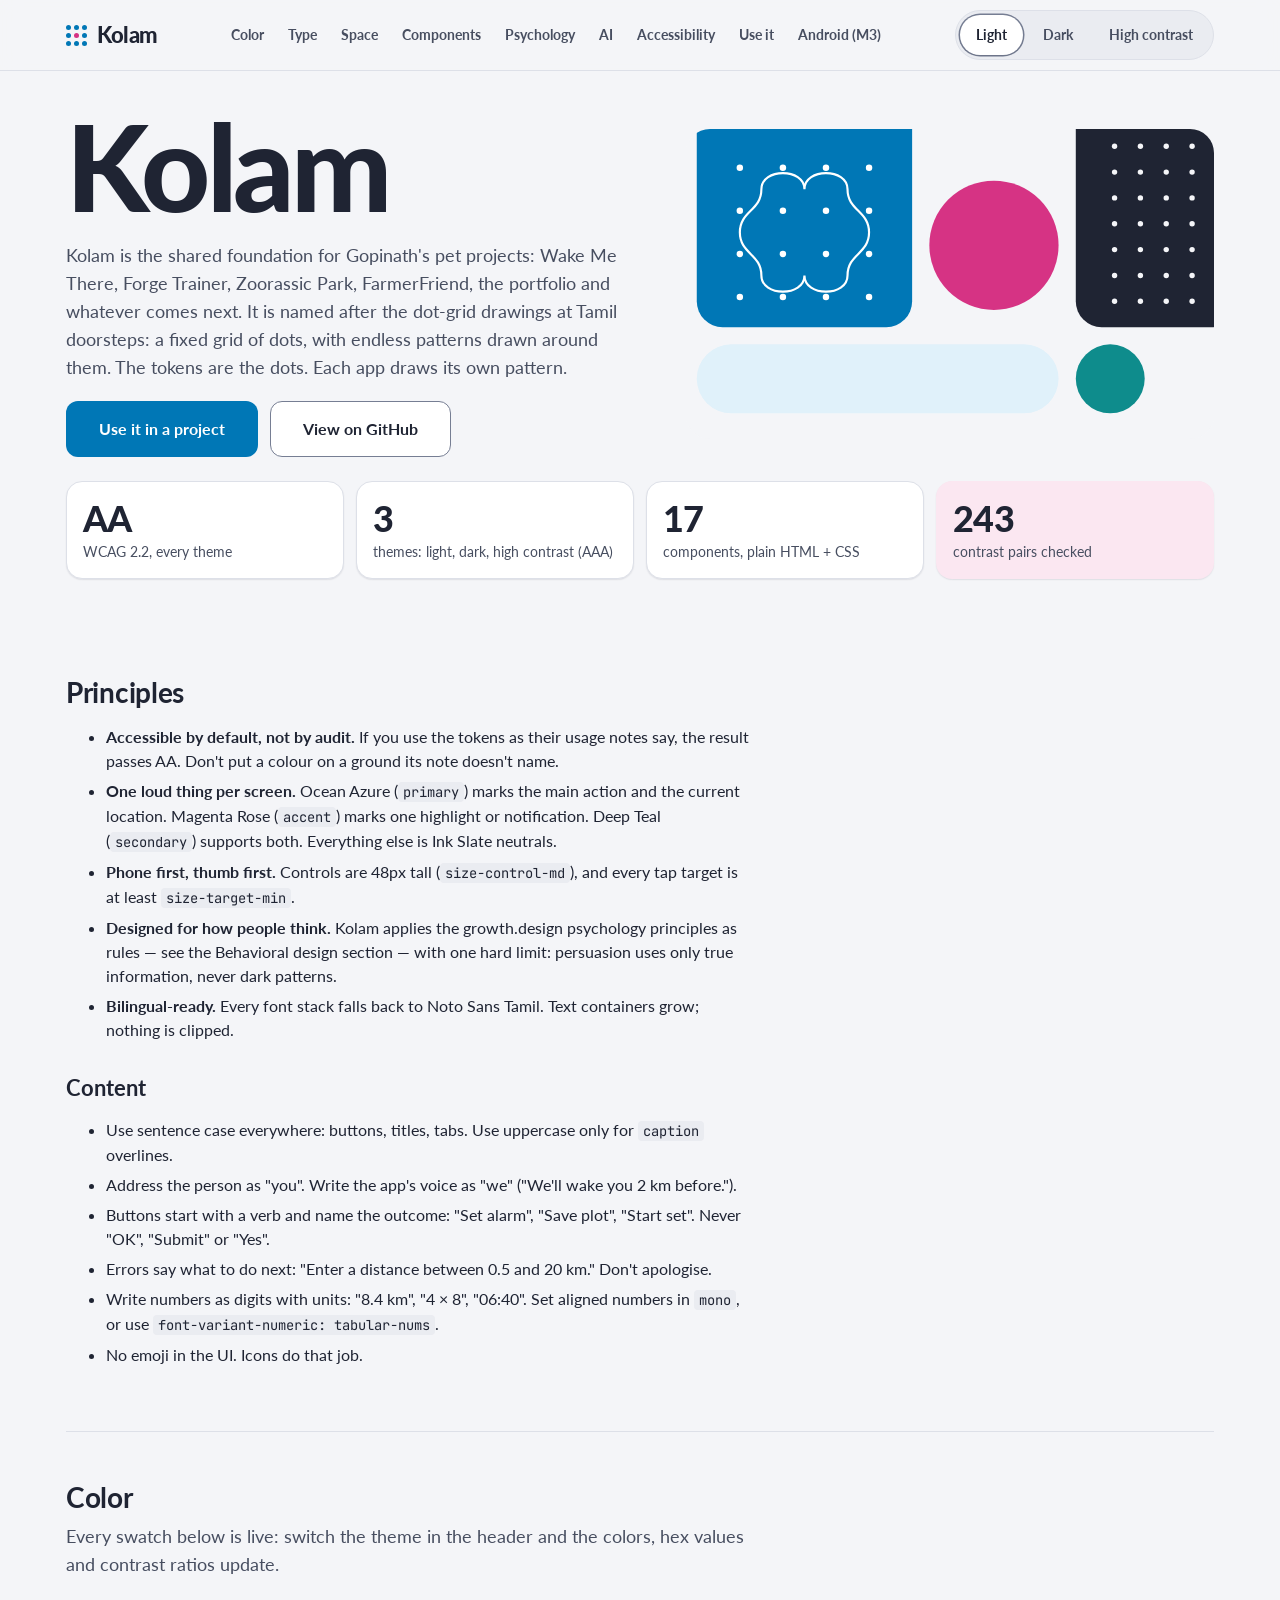
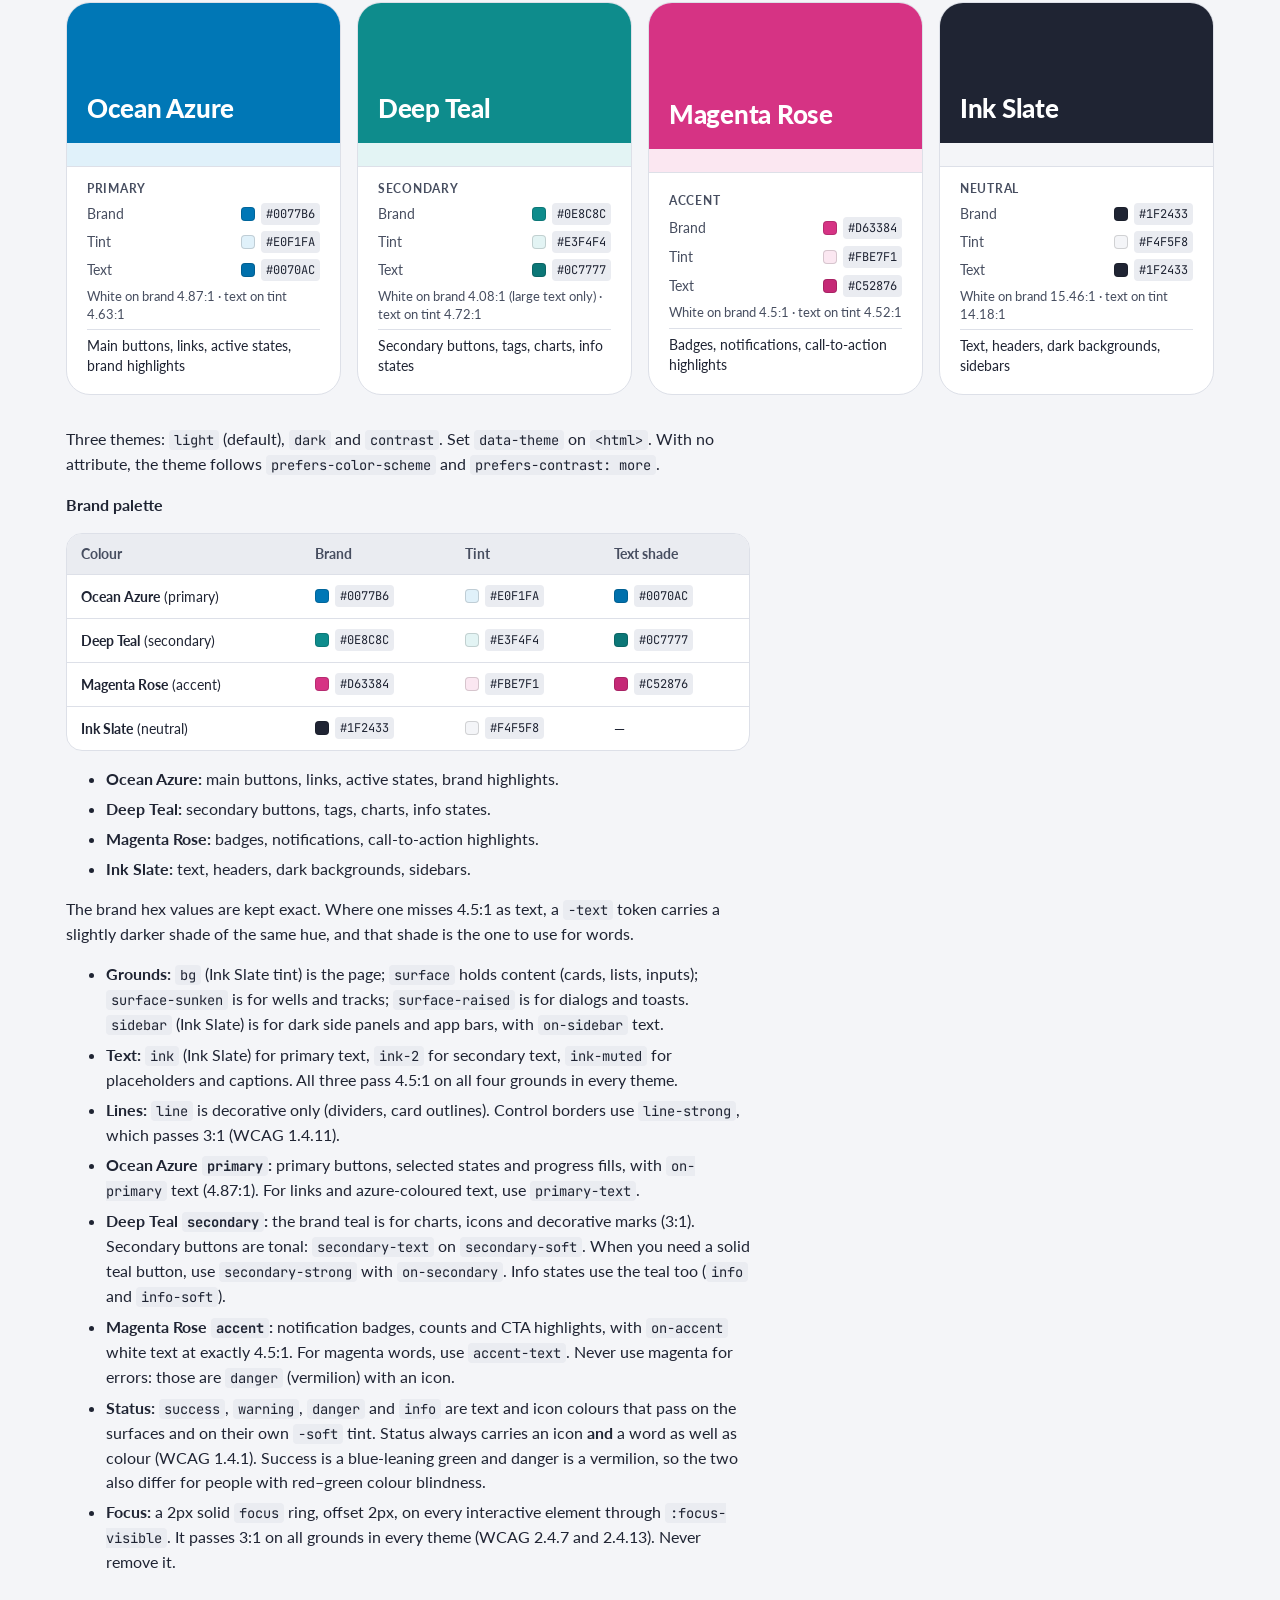
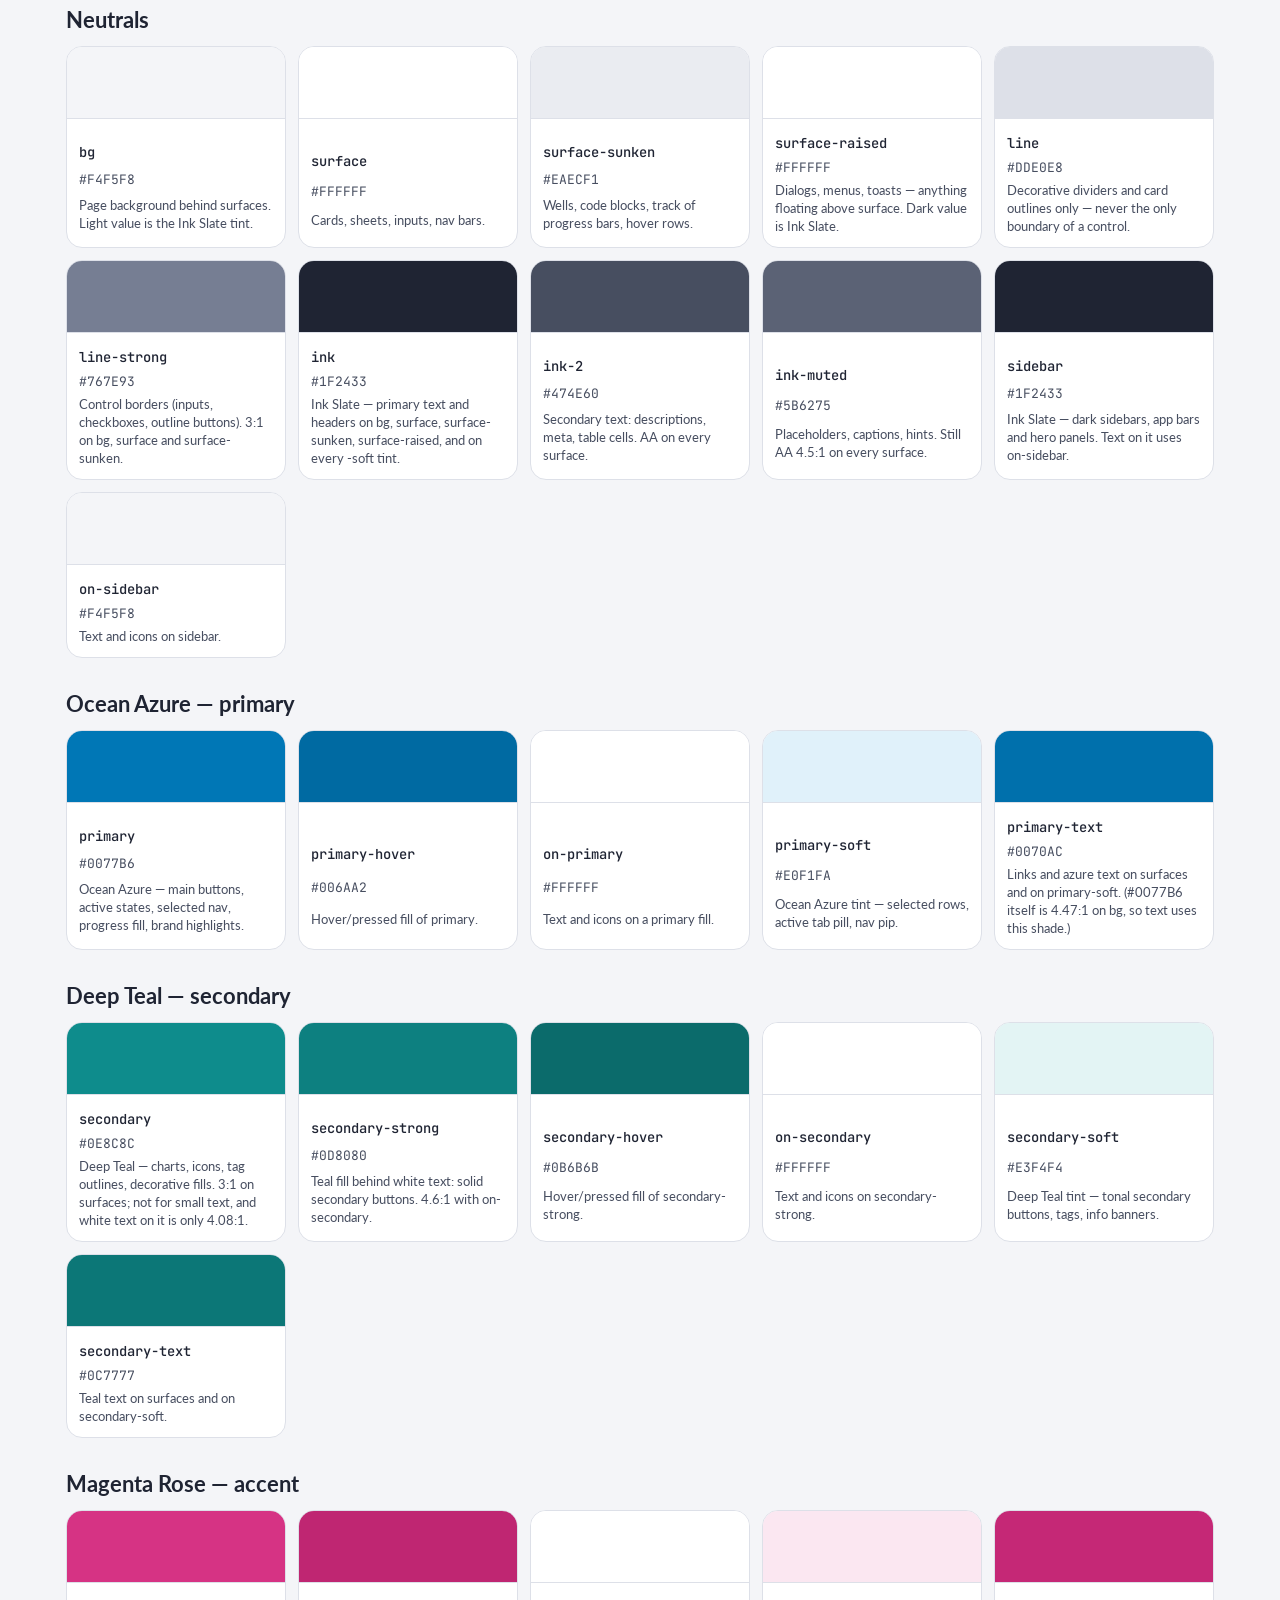
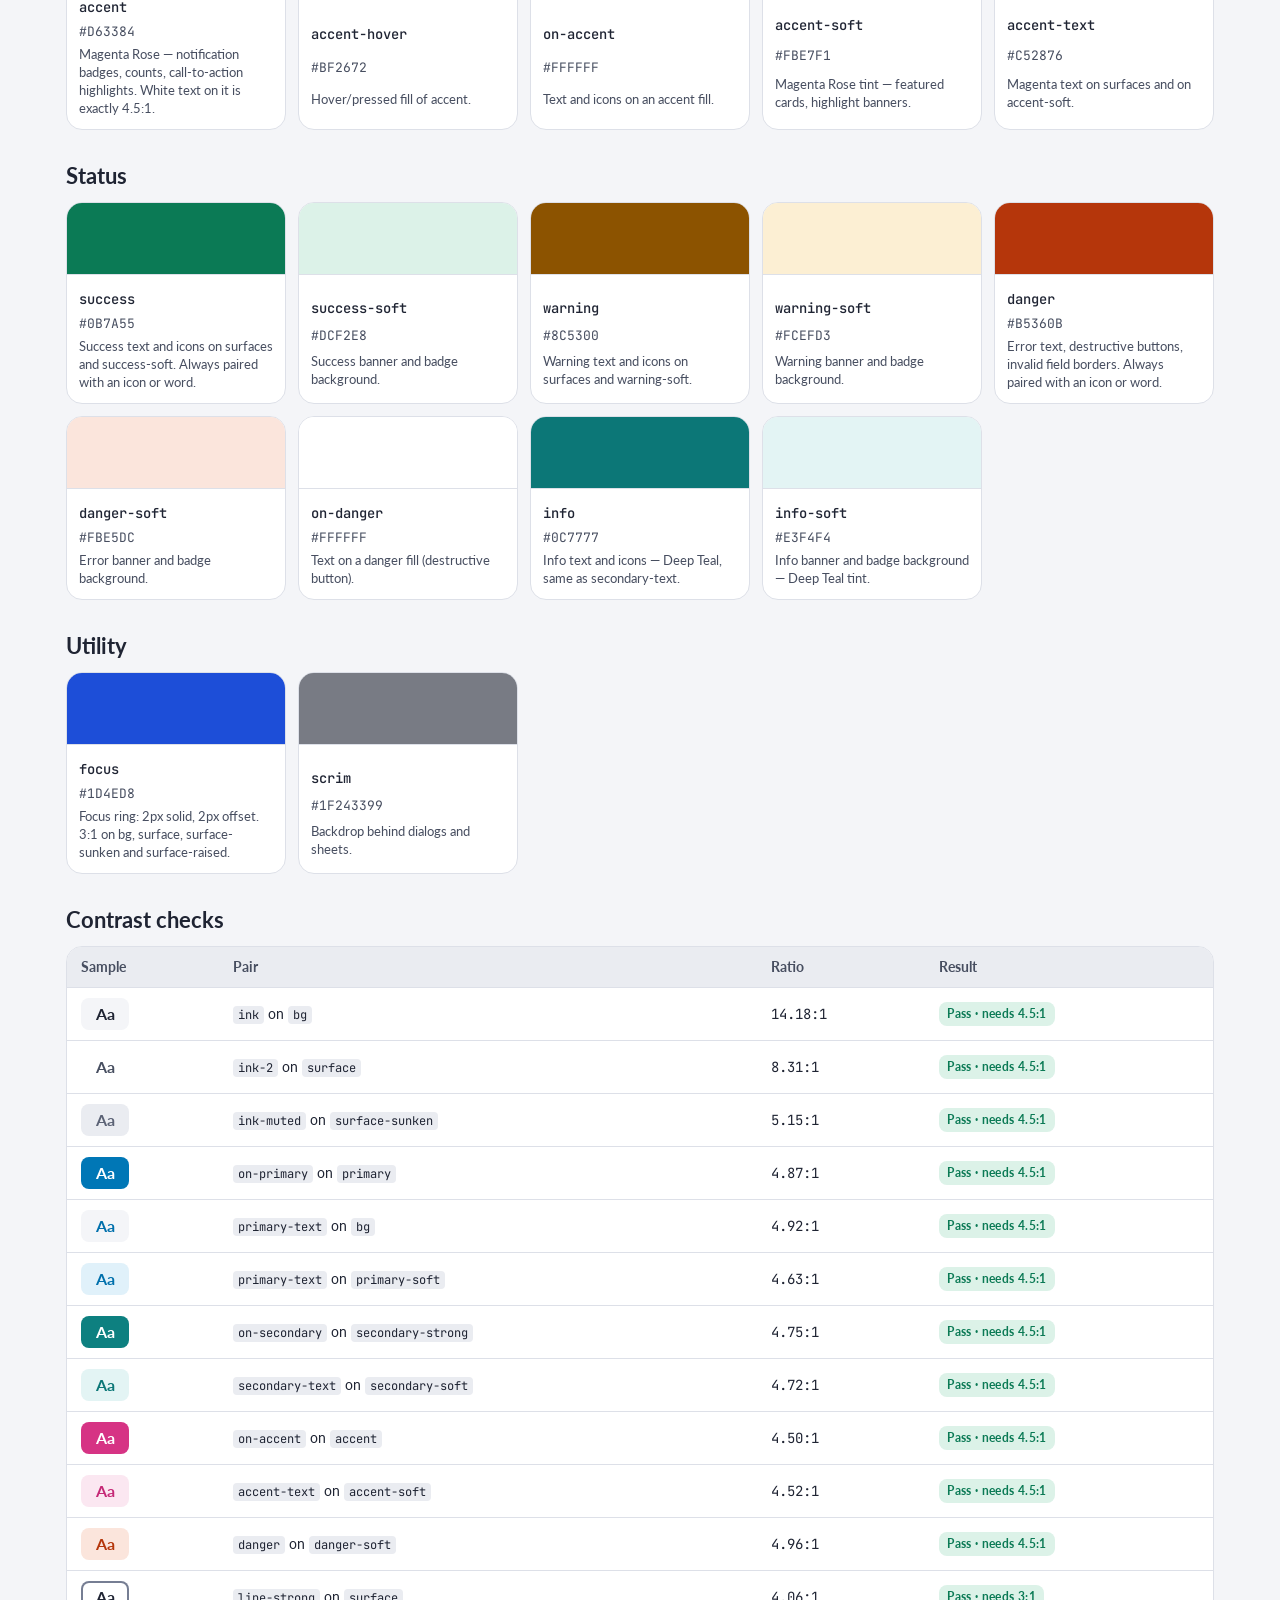
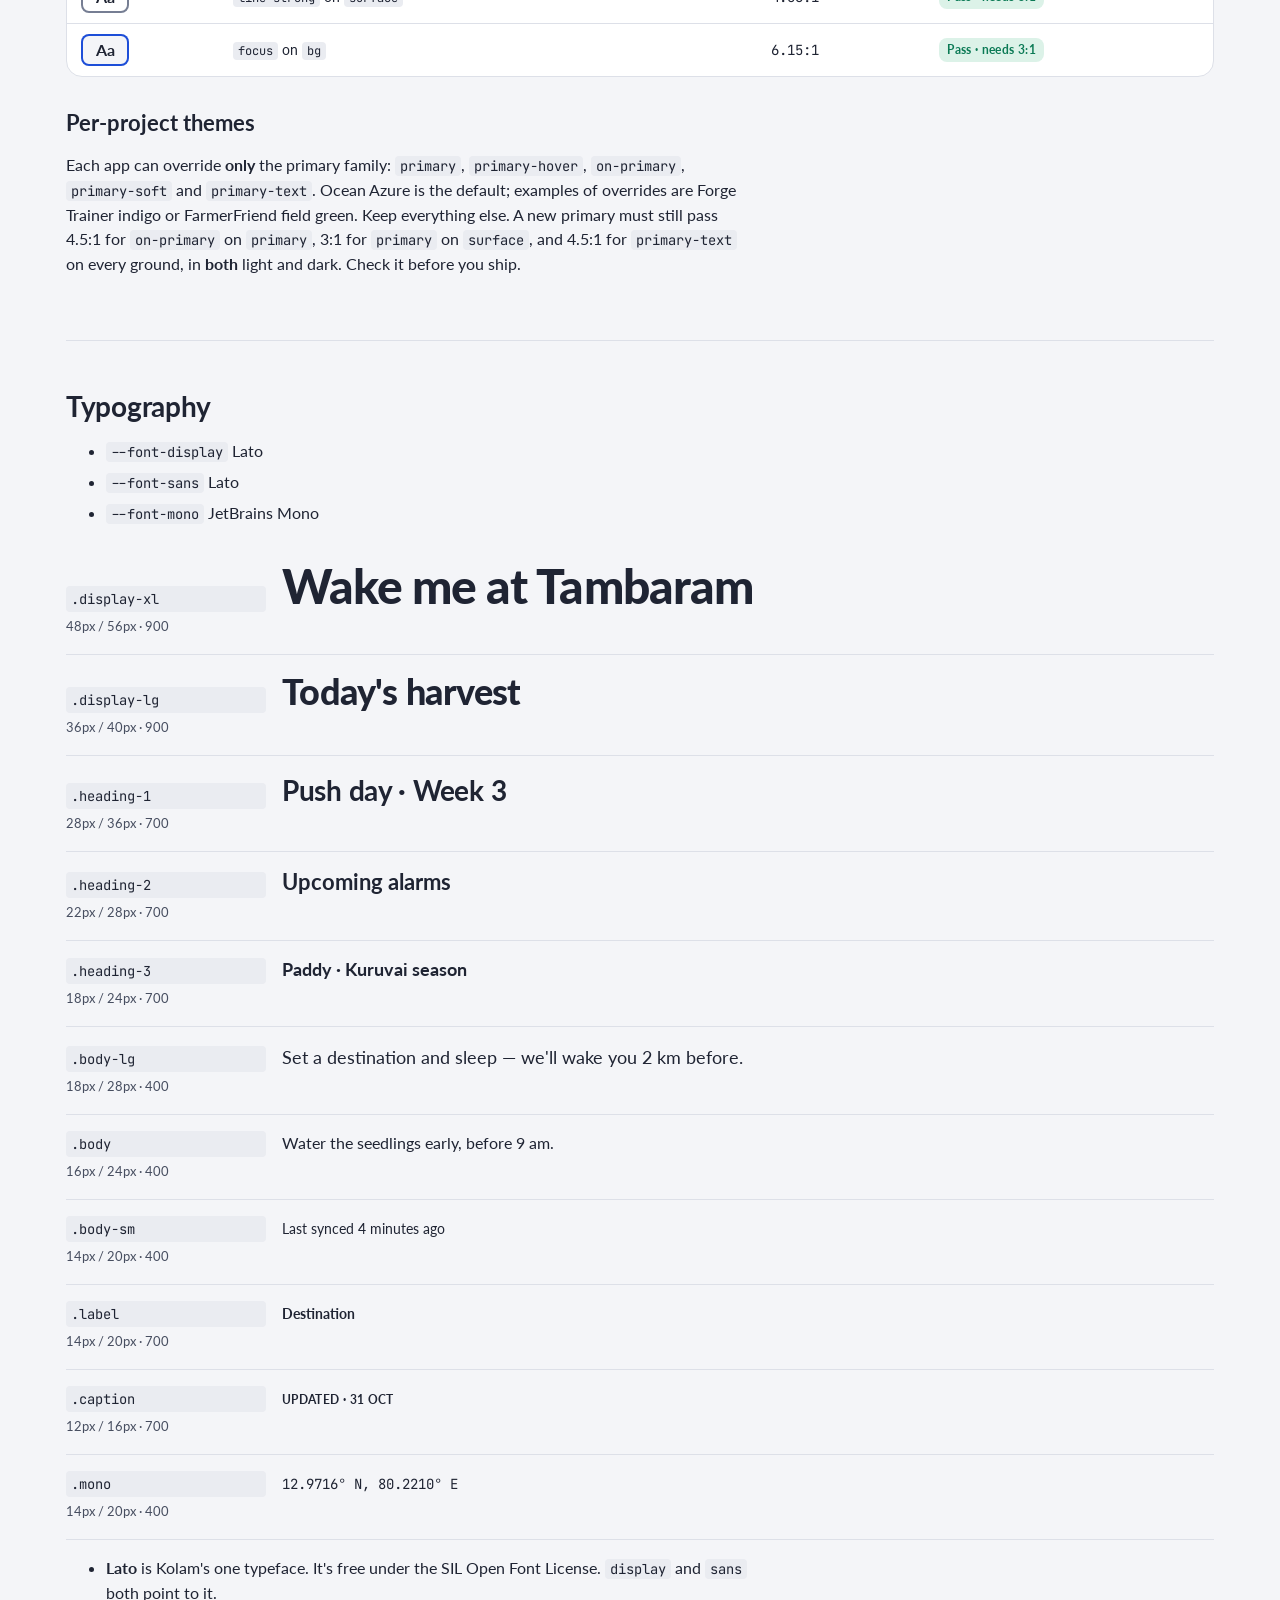
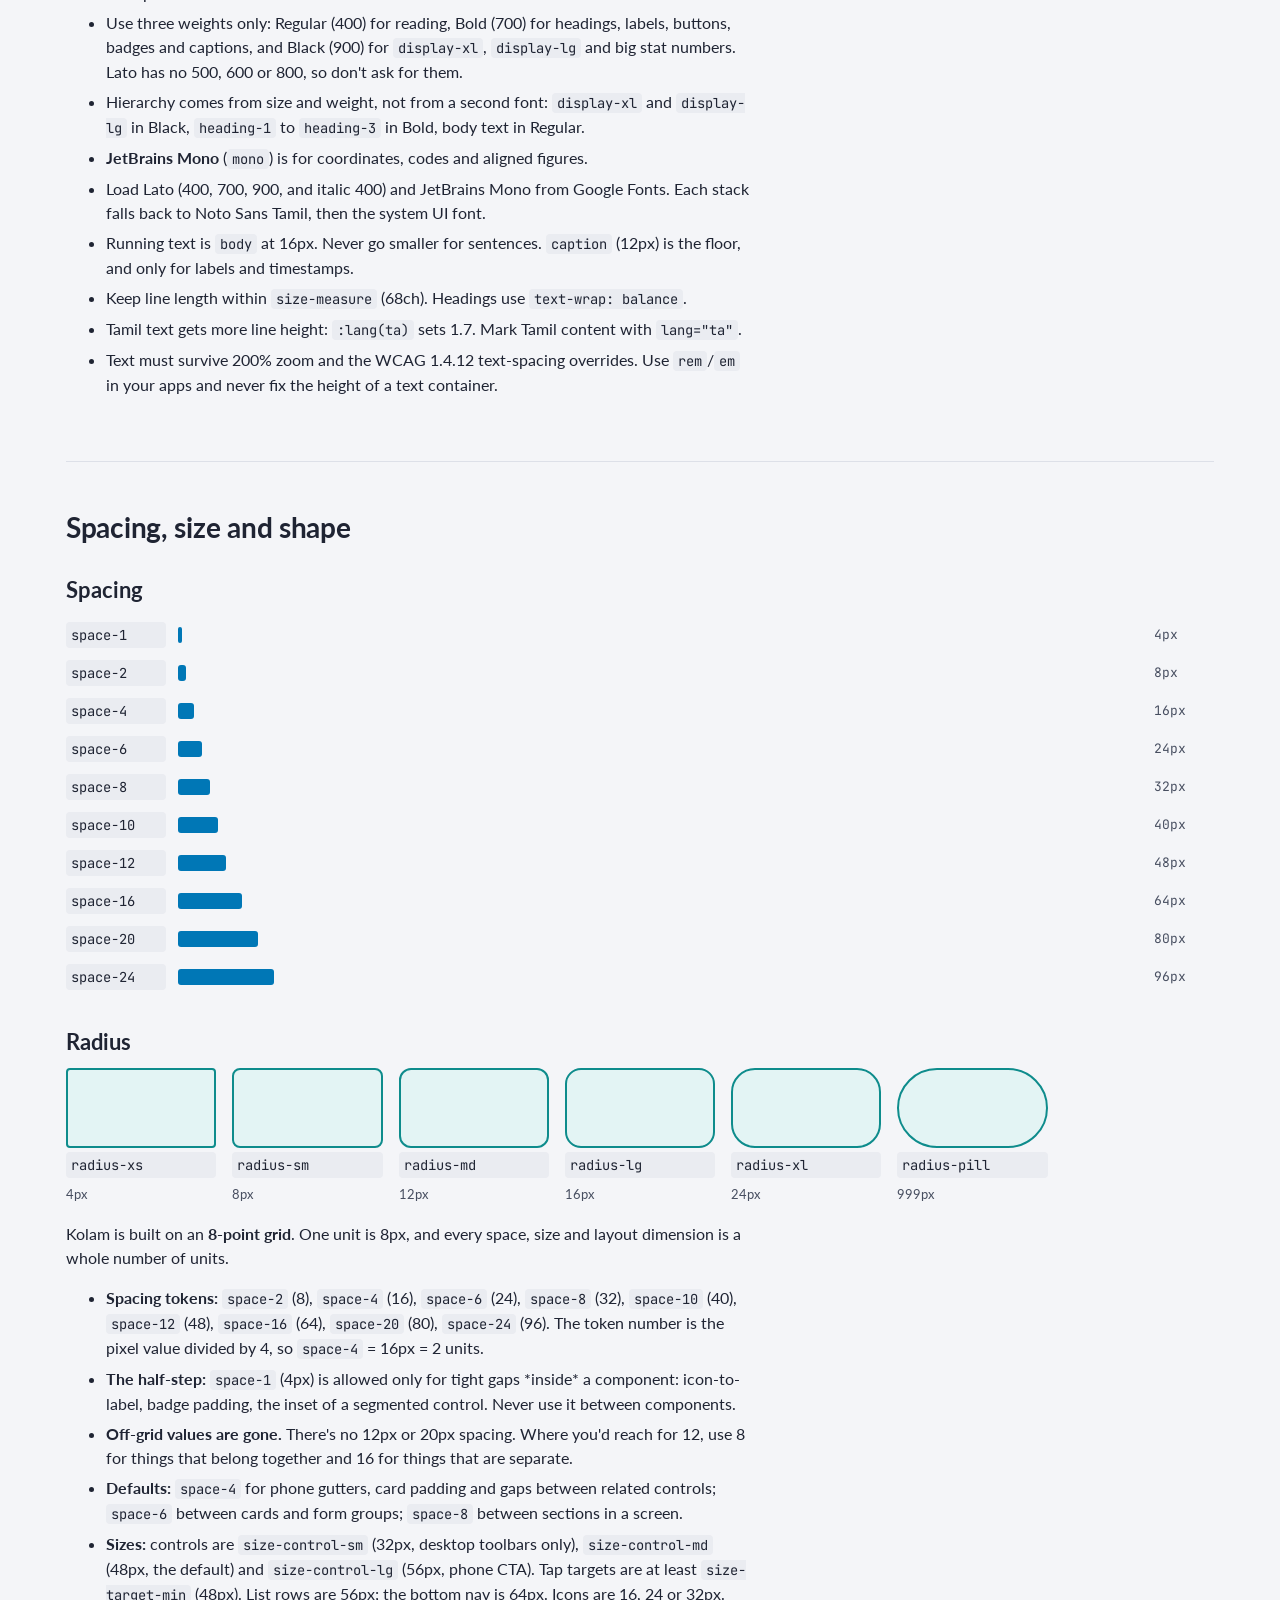
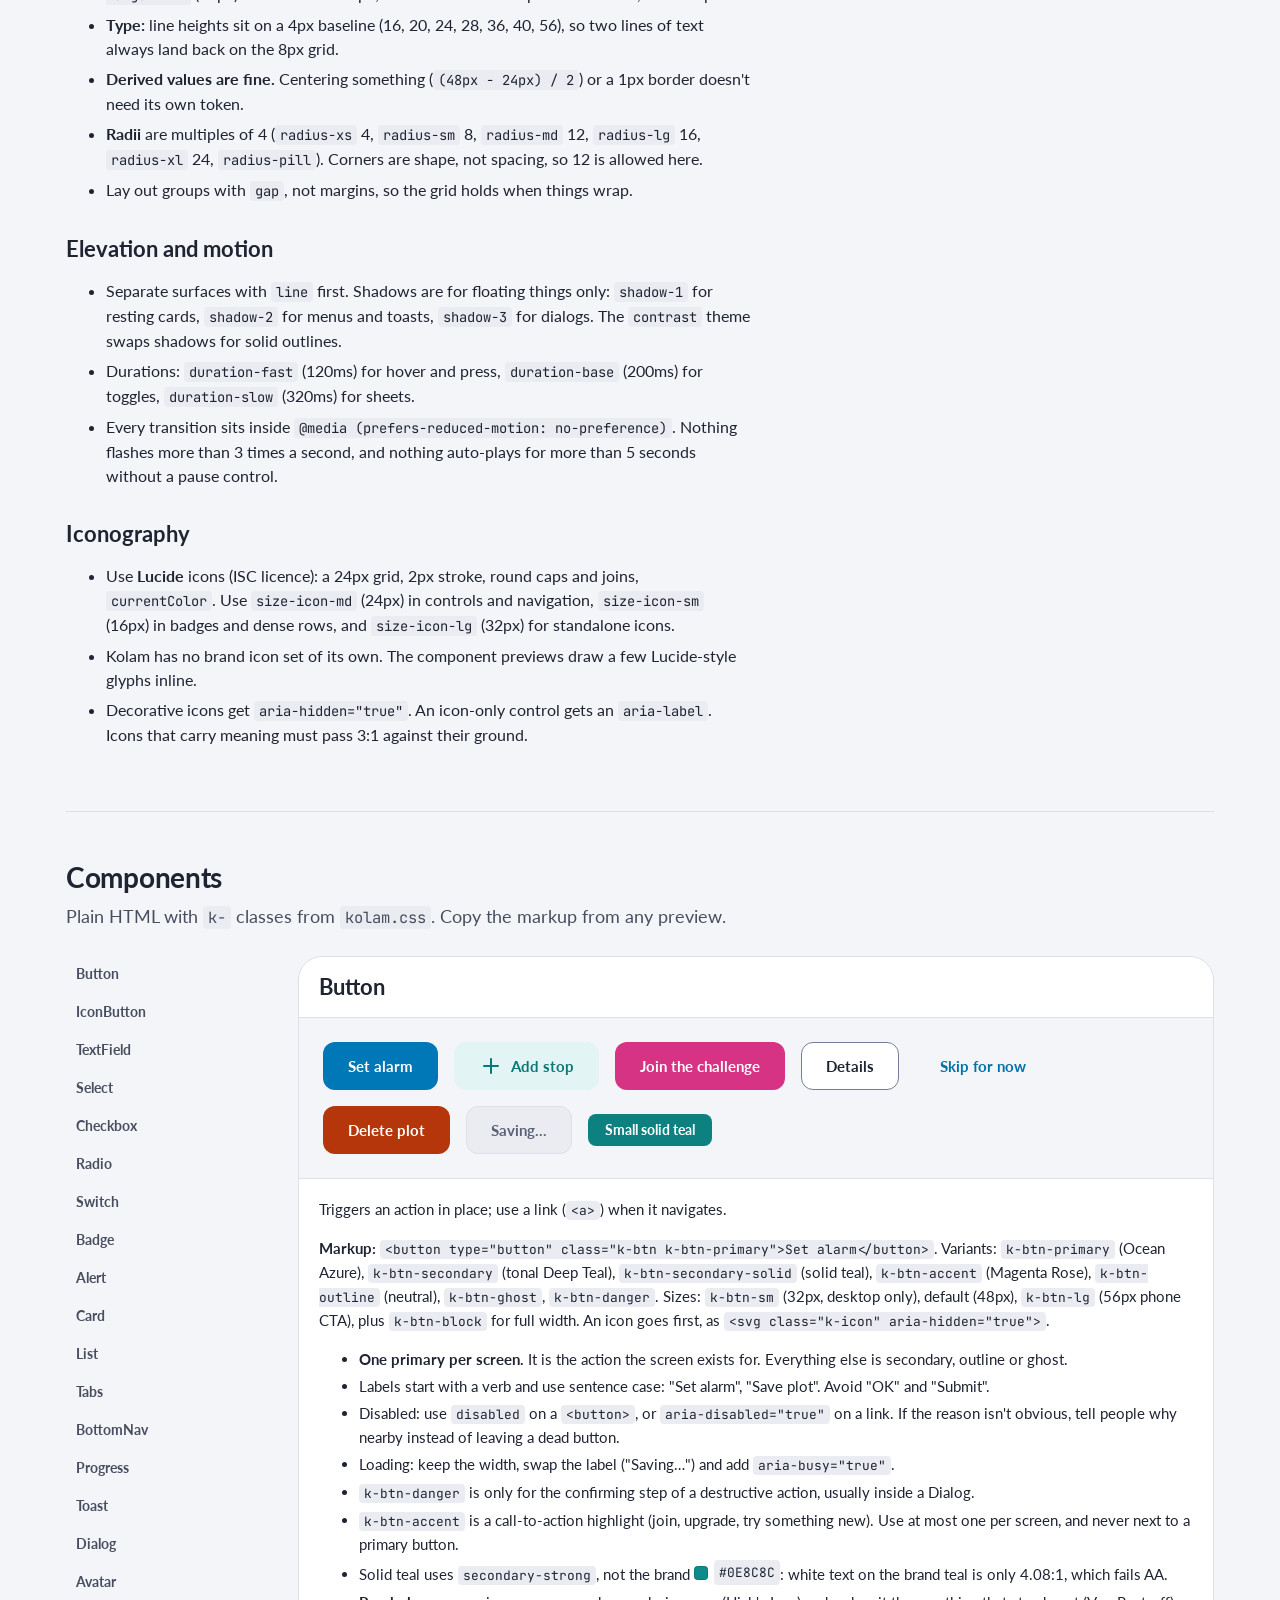
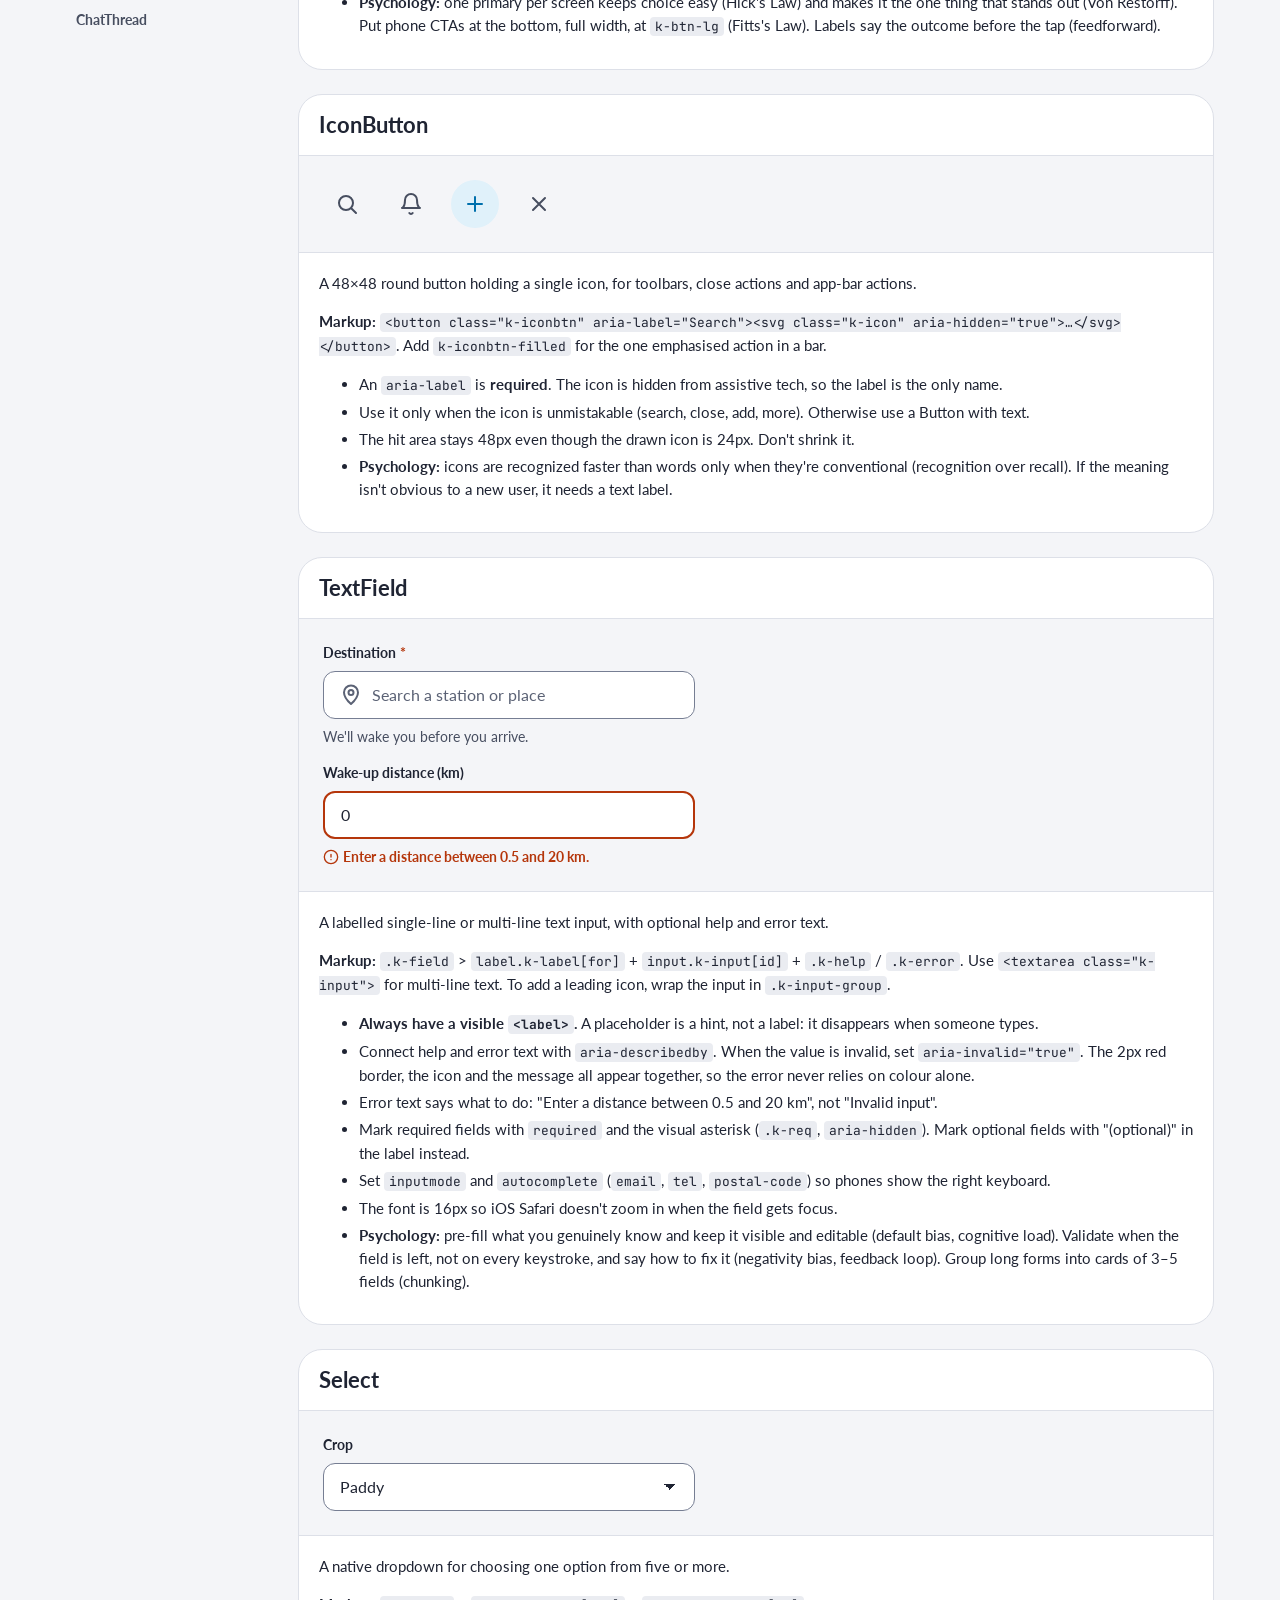
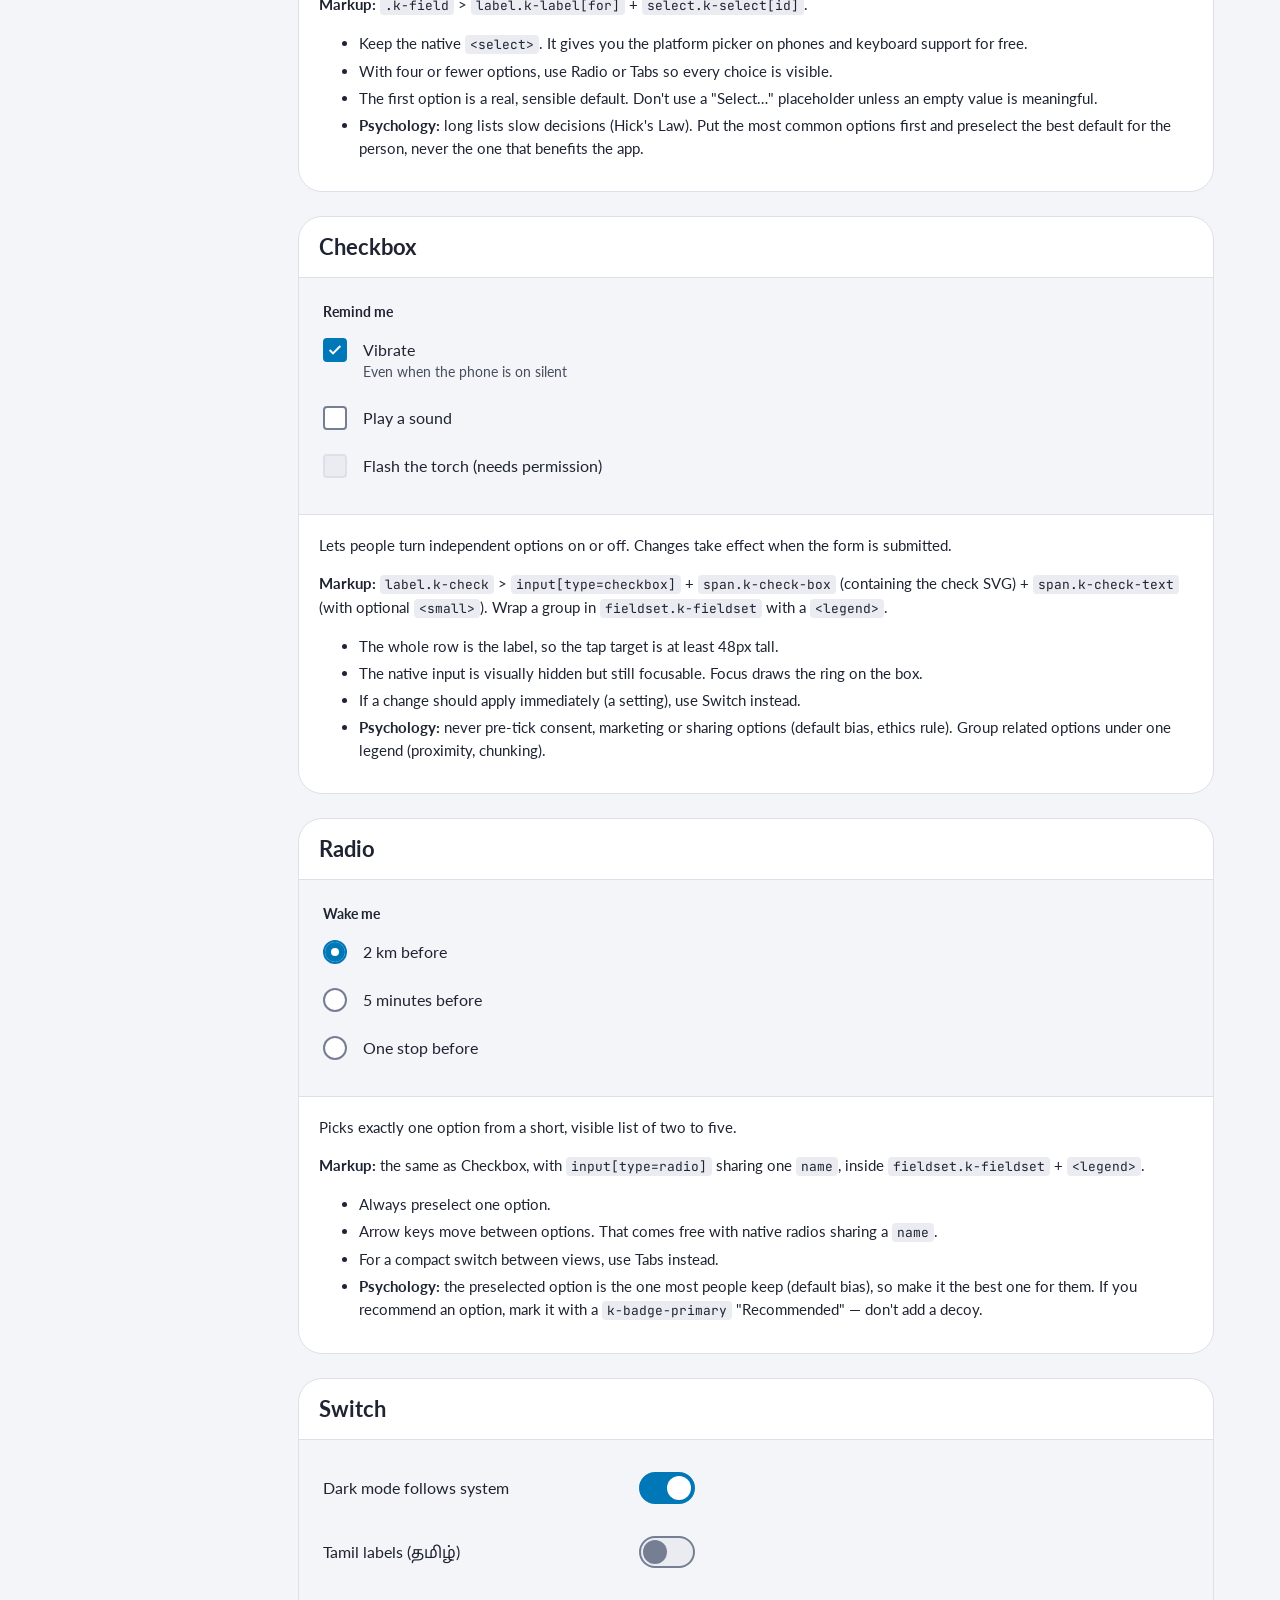
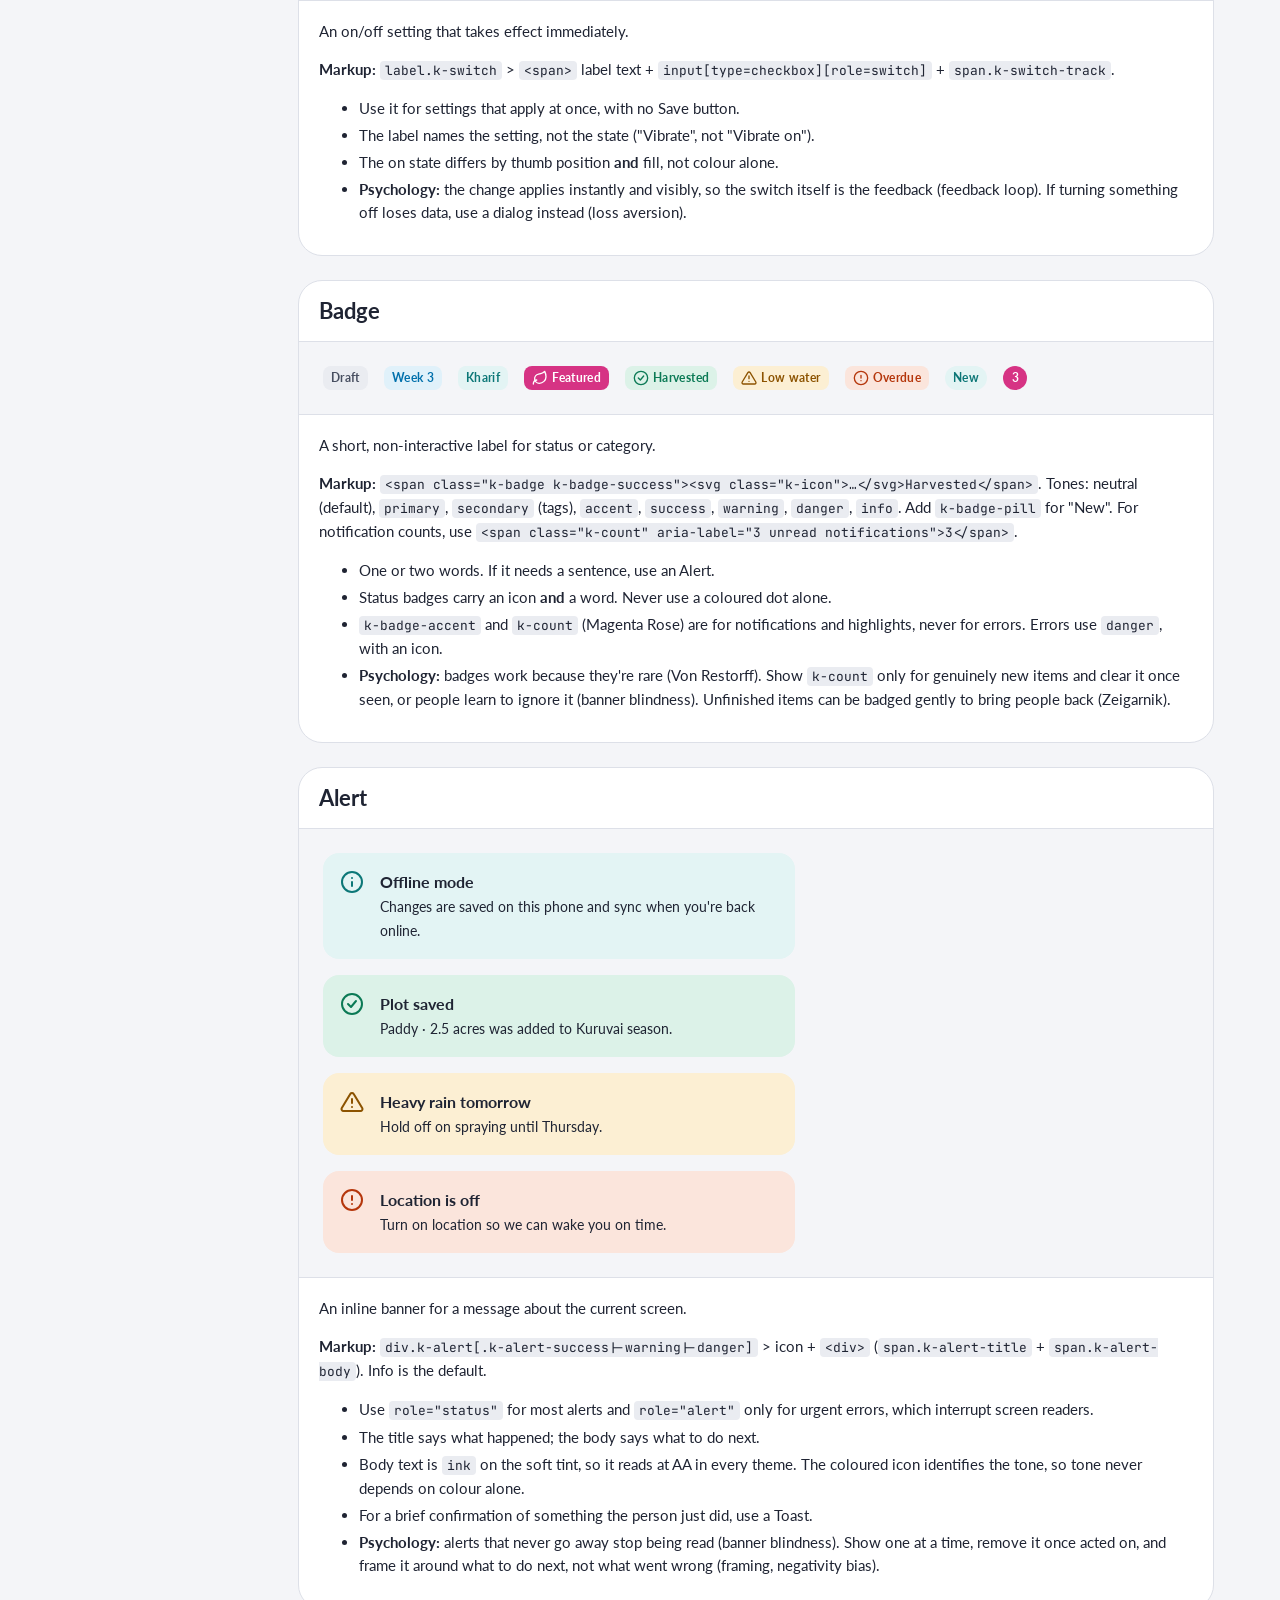
<file: index.html>
<!doctype html>
<html lang="en">
<head>
<meta charset="utf-8">
<meta name="viewport" content="width=device-width, initial-scale=1, viewport-fit=cover">
<title>Kolam Design System</title>
<meta name="description" content="Kolam — an accessible (WCAG 2.2 AA) design system for Gopinath's pet projects. Tokens, components and guidelines for web and iOS.">
<link rel="stylesheet" href="tokens.css">
<link rel="stylesheet" href="kolam.css">
<style>
html { scroll-behavior: smooth; scroll-padding-top: 80px; }
@media (prefers-reduced-motion: reduce) { html { scroll-behavior: auto; } }
.skip { position: absolute; left: -999px; top: 8px; background: var(--surface); padding: 8px 12px; border-radius: var(--radius-sm); z-index: 10; }
.skip:focus { left: 16px; }
.top { position: sticky; top: 0; z-index: 5; background: color-mix(in srgb, var(--bg) 88%, transparent); backdrop-filter: blur(10px); border-bottom: 1px solid var(--line); }
.top-in { max-width: 1180px; margin: 0 auto; padding: 10px 16px; display: flex; gap: 16px; align-items: center; justify-content: space-between; flex-wrap: wrap; }
.brand { font: 900 22px/1 var(--font-display); letter-spacing: -0.02em; color: var(--ink); text-decoration: none; display: flex; gap: 10px; align-items: center; }
.brand-dots { display: grid; grid-template-columns: repeat(3, 5px); gap: 3px; }
.brand-dots i { width: 5px; height: 5px; border-radius: 50%; background: var(--primary); }
.brand-dots i:nth-child(5) { background: var(--accent); }
.topnav { display: flex; gap: 4px; flex-wrap: wrap; list-style: none; margin: 0; padding: 0; }
.topnav a { display: inline-flex; align-items: center; min-height: 40px; padding: 0 10px; border-radius: var(--radius-sm); color: var(--ink-2); text-decoration: none; font-weight: 700; font-size: 14px; }
.topnav a:hover { background: var(--surface-sunken); color: var(--ink); }
main { max-width: 1180px; margin: 0 auto; padding-inline: 16px; }
section { padding-block: 48px; border-bottom: 1px solid var(--line); }
section > h2 { font: 700 28px/34px var(--font-display); letter-spacing: -0.01em; margin: 0 0 8px; text-wrap: balance; }
.lede { color: var(--ink-2); max-width: 68ch; margin: 0 0 24px; font-size: 18px; line-height: 28px; }
h3 { font: 700 22px/28px var(--font-display); margin: 32px 0 12px; }
h4 { font: 700 18px/24px var(--font-display); margin: 24px 0 8px; }
.prose { max-width: 76ch; }
.prose p, .prose li { color: var(--ink); }
.prose li { margin-bottom: 6px; }
code { font-family: var(--font-mono); font-size: 0.86em; background: var(--surface-sunken); padding: 1px 5px; border-radius: 4px; overflow-wrap: anywhere; }
.hero { display: grid; grid-template-columns: 1.1fr 1fr; gap: 24px 40px; padding-block: 40px 48px; align-items: center; }
.hero-text { display: grid; gap: 20px; }
.hero .facts { grid-column: 1 / -1; }
@media (max-width: 820px) { .hero { grid-template-columns: 1fr; } .cover-wrap { order: -1; } }
.hero h1 { font: 900 clamp(56px, 11vw, 120px)/0.92 var(--font-display); letter-spacing: -0.03em; margin: 0; }
.hero p { font-size: 18px; line-height: 28px; color: var(--ink-2); max-width: 60ch; margin: 0; }
.hero-actions { display: flex; gap: 12px; flex-wrap: wrap; }
.cover-svg { width: 100%; height: auto; max-width: 100%; display: block; }
.cover-wrap { overflow: hidden; border-radius: var(--radius-xl); background: var(--bg); }
.facts { display: grid; grid-template-columns: repeat(auto-fit, minmax(160px, 1fr)); gap: 12px; }
.theme-bar { display: flex; gap: 12px; align-items: center; flex-wrap: wrap; }
.brands { display: grid; grid-template-columns: repeat(auto-fit, minmax(220px, 1fr)); gap: 16px; margin: 8px 0 32px; }
.brand-card { margin: 0; border-radius: var(--radius-xl); overflow: hidden; border: 1px solid var(--line); background: var(--surface); display: grid; }
.bc-main { display: flex; align-items: flex-end; padding: 20px; min-height: 140px; }
.bc-name { font: 900 26px/30px var(--font-display); letter-spacing: -0.01em; }
.bc-tint { height: 24px; border-bottom: 1px solid var(--line); }
.brand-card figcaption { padding: 14px 20px 18px; display: grid; gap: 6px; font-size: 14px; line-height: 20px; }
.bc-role { font: 700 12px/16px var(--font-sans); letter-spacing: .06em; text-transform: uppercase; color: var(--ink-2); }
.bc-row { display: flex; justify-content: space-between; align-items: center; gap: 8px; }
.bc-row b { font-weight: 400; color: var(--ink-2); }
.bc-note { font-size: 13px; line-height: 18px; color: var(--ink-2); }
.bc-use { color: var(--ink); padding-top: 6px; border-top: 1px solid var(--line); }
.hex { display: inline-flex; align-items: center; gap: 6px; white-space: nowrap; }
.hex i { width: 14px; height: 14px; border-radius: 4px; flex: none; box-shadow: inset 0 0 0 1px rgb(0 0 0 / .15); }
.swatches { display: grid; grid-template-columns: repeat(auto-fill, minmax(200px, 1fr)); gap: 12px; }
.sw { margin: 0; background: var(--surface); border: 1px solid var(--line); border-radius: var(--radius-lg); overflow: hidden; display: grid; }
.sw-chip { height: 72px; border-bottom: 1px solid var(--line); }
.sw figcaption { padding: 12px; display: grid; gap: 4px; }
.sw figcaption code { background: none; padding: 0; font-weight: 500; color: var(--ink); }
.sw-hex { font: 400 13px/18px var(--font-mono); color: var(--ink-2); text-transform: uppercase; }
.sw small { color: var(--ink-2); font-size: 13px; line-height: 18px; }
.tbl { overflow-x: auto; border: 1px solid var(--line); border-radius: var(--radius-lg); background: var(--surface); }
table { border-collapse: collapse; width: 100%; font-size: 14px; line-height: 20px; }
th, td { text-align: left; padding: 10px 14px; border-bottom: 1px solid var(--line); vertical-align: middle; }
tr:last-child td { border-bottom: 0; }
th { font-weight: 700; color: var(--ink-2); background: var(--surface-sunken); }
.num { font-variant-numeric: tabular-nums; font-family: var(--font-mono); }
.pair { display: inline-grid; place-items: center; width: 48px; height: 32px; border-radius: var(--radius-sm); font: 700 16px/1 var(--font-sans); }
.ty-row { display: grid; grid-template-columns: 200px 1fr; gap: 16px; padding: 16px 0; border-bottom: 1px solid var(--line); align-items: baseline; }
.ty-meta { display: grid; gap: 2px; } .ty-meta small { color: var(--ink-2); font-size: 13px; }
.ty-sample { overflow-wrap: anywhere; }
.sp-row { display: grid; grid-template-columns: 100px 1fr 60px; gap: 12px; align-items: center; padding: 6px 0; }
.sp-bar { height: 16px; background: var(--primary); border-radius: 3px; max-width: 100%; }
.sp-row small { color: var(--ink-2); font-family: var(--font-mono); font-size: 13px; }
.rads { display: grid; grid-template-columns: repeat(auto-fill, minmax(130px, 1fr)); gap: 16px; }
.rad { display: grid; gap: 4px; } .rad small { color: var(--ink-2); font-size: 13px; }
.rad-box { height: 80px; background: var(--secondary-soft); border: 2px solid var(--secondary); }
.comp-layout { display: grid; grid-template-columns: 200px 1fr; gap: 32px; align-items: start; }
.comp-nav { position: sticky; top: 80px; list-style: none; margin: 0; padding: 0; display: grid; gap: 2px; }
.comp-nav a { display: block; padding: 6px 10px; border-radius: var(--radius-sm); color: var(--ink-2); text-decoration: none; font-size: 14px; font-weight: 700; }
.comp-nav a:hover { background: var(--surface-sunken); color: var(--ink); }
.comp { border: 1px solid var(--line); border-radius: var(--radius-xl); background: var(--surface); overflow: hidden; margin-bottom: 24px; }
.comp > h3 { margin: 0; padding: 16px 20px; border-bottom: 1px solid var(--line); }
.comp-preview { background: var(--bg); border-bottom: 1px solid var(--line); overflow-x: auto; }
.comp-preview .k-bottomnav { max-width: 420px; margin: 20px; border: 1px solid var(--line); border-radius: var(--radius-lg); }
.comp-doc { padding: 4px 20px 16px; font-size: 15px; line-height: 23px; }
.comp-doc li { margin-bottom: 4px; }
.pv { padding: 24px; display: flex; flex-wrap: wrap; gap: 16px; align-items: center; }
.pv-col { padding: 24px; display: grid; gap: 16px; max-width: 420px; }
.pv-grid { padding: 24px; display: grid; grid-template-columns: repeat(auto-fit, minmax(220px, 1fr)); gap: 16px; }
pre { background: var(--sidebar); color: var(--on-sidebar); padding: 16px; border-radius: var(--radius-lg); overflow-x: auto; font: 400 13px/20px var(--font-mono); }
pre code { background: none; padding: 0; color: inherit; }
.files { display: grid; grid-template-columns: repeat(auto-fit, minmax(220px, 1fr)); gap: 12px; }
footer { max-width: 1180px; margin: 0 auto; padding: 32px 16px 48px; color: var(--ink-2); font-size: 14px; }
  .primary { fill: var(--primary); } .accent { fill: var(--accent); } .ink { fill: var(--ink); }  .secondary { fill: var(--secondary); } .tint { fill: var(--primary-soft); }
  .r-xl { rx: var(--radius-xl); } .r-pill { rx: 32px; }
  .dot-light { fill: var(--on-primary); } .dot-dark { fill: var(--bg); }
  .kolam { fill: none; stroke: var(--on-primary); stroke-width: 2; }
@media (max-width: 820px) {
  .comp-layout { grid-template-columns: 1fr; } .comp-nav { display: none; }
  .ty-row { grid-template-columns: 1fr; gap: 6px; }
  .topnav { display: none; }
}
</style>
</head>
<body>
<a class="skip" href="#main">Skip to content</a>
<header class="top"><div class="top-in">
  <a class="brand" href="#top"><span class="brand-dots" aria-hidden="true"><i></i><i></i><i></i><i></i><i></i><i></i><i></i><i></i><i></i></span>Kolam</a>
  <nav aria-label="Sections"><ul class="topnav">
    <li><a href="#colors">Color</a></li><li><a href="#type">Type</a></li><li><a href="#space">Space</a></li><li><a href="#components">Components</a></li><li><a href="#behavior">Psychology</a></li><li><a href="#ai">AI</a></li><li><a href="#a11y">Accessibility</a></li><li><a href="#use">Use it</a></li><li><a href="m3/">Android (M3)</a></li>
  </ul></nav>
  <div class="k-tabs" role="tablist" aria-label="Theme">
    <button class="k-tab" role="tab" data-theme-set="light" aria-selected="true">Light</button>
    <button class="k-tab" role="tab" data-theme-set="dark" aria-selected="false" tabindex="-1">Dark</button>
    <button class="k-tab" role="tab" data-theme-set="contrast" aria-selected="false" tabindex="-1">High contrast</button>
  </div>
</div></header>

<main id="main">
<section class="hero" id="top" style="border-bottom:0">
  <div class="hero-text">
  <h1>Kolam</h1>
  <p>Kolam is the shared foundation for Gopinath's pet projects: Wake Me There, Forge Trainer, Zoorassic Park, FarmerFriend, the portfolio and whatever comes next. It is named after the dot-grid drawings at Tamil doorsteps: a fixed grid of dots, with endless patterns drawn around them. The tokens are the dots. Each app draws its own pattern.</p>
  <div class="hero-actions">
    <a class="k-btn k-btn-primary k-btn-lg" href="#use">Use it in a project</a>
    <a class="k-btn k-btn-outline k-btn-lg" href="https://github.com/tgopinath/kolam-design-system">View on GitHub</a>
  </div>
  </div>
  <div class="cover-wrap"><svg viewBox="470 0 490 288" class="cover-svg" aria-hidden="true">
  
  <rect class="primary r-xl" x="480" y="-24" width="200" height="208"/>
  <rect class="accent" x="696" y="48" width="120" height="120" rx="60"/>
  <rect class="ink r-xl" x="832" y="-24" width="152" height="208"/>
  <rect class="tint r-pill" x="480" y="200" width="336" height="64"/>
  <rect class="secondary" x="832" y="200" width="64" height="64" rx="32"/>
  <path class="kolam" d="M540 56 C540 36 580 36 580 56 C580 36 620 36 620 56 C620 76 640 76 640 96 C640 116 620 116 620 136 C620 156 580 156 580 136 C580 156 540 156 540 136 C540 116 520 116 520 96 C520 76 540 76 540 56 Z"/>
  <circle class="dot-light" cx="520" cy="36" r="3"/><circle class="dot-light" cx="520" cy="76" r="3"/><circle class="dot-light" cx="520" cy="116" r="3"/><circle class="dot-light" cx="520" cy="156" r="3"/><circle class="dot-light" cx="560" cy="36" r="3"/><circle class="dot-light" cx="560" cy="76" r="3"/><circle class="dot-light" cx="560" cy="116" r="3"/><circle class="dot-light" cx="560" cy="156" r="3"/><circle class="dot-light" cx="600" cy="36" r="3"/><circle class="dot-light" cx="600" cy="76" r="3"/><circle class="dot-light" cx="600" cy="116" r="3"/><circle class="dot-light" cx="600" cy="156" r="3"/><circle class="dot-light" cx="640" cy="36" r="3"/><circle class="dot-light" cx="640" cy="76" r="3"/><circle class="dot-light" cx="640" cy="116" r="3"/><circle class="dot-light" cx="640" cy="156" r="3"/><circle class="dot-dark" cx="868" cy="16" r="2.5"/><circle class="dot-dark" cx="868" cy="40" r="2.5"/><circle class="dot-dark" cx="868" cy="64" r="2.5"/><circle class="dot-dark" cx="868" cy="88" r="2.5"/><circle class="dot-dark" cx="868" cy="112" r="2.5"/><circle class="dot-dark" cx="868" cy="136" r="2.5"/><circle class="dot-dark" cx="868" cy="160" r="2.5"/><circle class="dot-dark" cx="892" cy="16" r="2.5"/><circle class="dot-dark" cx="892" cy="40" r="2.5"/><circle class="dot-dark" cx="892" cy="64" r="2.5"/><circle class="dot-dark" cx="892" cy="88" r="2.5"/><circle class="dot-dark" cx="892" cy="112" r="2.5"/><circle class="dot-dark" cx="892" cy="136" r="2.5"/><circle class="dot-dark" cx="892" cy="160" r="2.5"/><circle class="dot-dark" cx="916" cy="16" r="2.5"/><circle class="dot-dark" cx="916" cy="40" r="2.5"/><circle class="dot-dark" cx="916" cy="64" r="2.5"/><circle class="dot-dark" cx="916" cy="88" r="2.5"/><circle class="dot-dark" cx="916" cy="112" r="2.5"/><circle class="dot-dark" cx="916" cy="136" r="2.5"/><circle class="dot-dark" cx="916" cy="160" r="2.5"/><circle class="dot-dark" cx="940" cy="16" r="2.5"/><circle class="dot-dark" cx="940" cy="40" r="2.5"/><circle class="dot-dark" cx="940" cy="64" r="2.5"/><circle class="dot-dark" cx="940" cy="88" r="2.5"/><circle class="dot-dark" cx="940" cy="112" r="2.5"/><circle class="dot-dark" cx="940" cy="136" r="2.5"/><circle class="dot-dark" cx="940" cy="160" r="2.5"/>
</svg></div>
  <div class="facts">
    <div class="k-card"><div class="k-stat"><span class="k-stat-value">AA</span><span class="k-stat-label">WCAG 2.2, every theme</span></div></div>
    <div class="k-card"><div class="k-stat"><span class="k-stat-value">3</span><span class="k-stat-label">themes: light, dark, high contrast (AAA)</span></div></div>
    <div class="k-card"><div class="k-stat"><span class="k-stat-value">17</span><span class="k-stat-label">components, plain HTML + CSS</span></div></div>
    <div class="k-card k-card-featured"><div class="k-stat"><span class="k-stat-value">243</span><span class="k-stat-label">contrast pairs checked</span></div></div>
  </div>
</section>

<section id="principles"><h2>Principles</h2><div class="prose"><ul>
<li><strong>Accessible by default, not by audit.</strong> If you use the tokens as their usage notes say, the result passes AA. Don't put a colour on a ground its note doesn't name.</li>
<li><strong>One loud thing per screen.</strong> Ocean Azure (<code>primary</code>) marks the main action and the current location. Magenta Rose (<code>accent</code>) marks one highlight or notification. Deep Teal (<code>secondary</code>) supports both. Everything else is Ink Slate neutrals.</li>
<li><strong>Phone first, thumb first.</strong> Controls are 48px tall (<code>size-control-md</code>), and every tap target is at least <code>size-target-min</code>.</li>
<li><strong>Designed for how people think.</strong> Kolam applies the growth.design psychology principles as rules — see the Behavioral design section — with one hard limit: persuasion uses only true information, never dark patterns.</li>
<li><strong>Bilingual-ready.</strong> Every font stack falls back to Noto Sans Tamil. Text containers grow; nothing is clipped.</li>
</ul></div><h3>Content</h3><div class="prose"><ul>
<li>Use sentence case everywhere: buttons, titles, tabs. Use uppercase only for <code>caption</code> overlines.</li>
<li>Address the person as "you". Write the app's voice as "we" ("We'll wake you 2 km before.").</li>
<li>Buttons start with a verb and name the outcome: "Set alarm", "Save plot", "Start set". Never "OK", "Submit" or "Yes".</li>
<li>Errors say what to do next: "Enter a distance between 0.5 and 20 km." Don't apologise.</li>
<li>Write numbers as digits with units: "8.4 km", "4 × 8", "06:40". Set aligned numbers in <code>mono</code>, or use <code>font-variant-numeric: tabular-nums</code>.</li>
<li>No emoji in the UI. Icons do that job.</li>
</ul></div></section>

<section id="colors"><h2>Color</h2>
  <p class="lede">Every swatch below is live: switch the theme in the header and the colors, hex values and contrast ratios update.</p>
  <div class='brands'><figure class="brand-card"><div class="bc-main" style="background:#0077B6"><span class="bc-name" style="color:#FFFFFF">Ocean Azure</span></div><div class="bc-tint" style="background:#E0F1FA"></div>
<figcaption><span class="bc-role">Primary</span><span class="bc-row"><b>Brand</b><span class="hex"><i style="background:#0077B6" aria-hidden="true"></i><code>#0077B6</code></span></span><span class="bc-row"><b>Tint</b><span class="hex"><i style="background:#E0F1FA" aria-hidden="true"></i><code>#E0F1FA</code></span></span><span class="bc-row"><b>Text</b><span class="hex"><i style="background:#0070AC" aria-hidden="true"></i><code>#0070AC</code></span></span><span class="bc-note">White on brand 4.87:1 · text on tint 4.63:1</span><span class="bc-use">Main buttons, links, active states, brand highlights</span></figcaption></figure><figure class="brand-card"><div class="bc-main" style="background:#0E8C8C"><span class="bc-name" style="color:#FFFFFF">Deep Teal</span></div><div class="bc-tint" style="background:#E3F4F4"></div>
<figcaption><span class="bc-role">Secondary</span><span class="bc-row"><b>Brand</b><span class="hex"><i style="background:#0E8C8C" aria-hidden="true"></i><code>#0E8C8C</code></span></span><span class="bc-row"><b>Tint</b><span class="hex"><i style="background:#E3F4F4" aria-hidden="true"></i><code>#E3F4F4</code></span></span><span class="bc-row"><b>Text</b><span class="hex"><i style="background:#0C7777" aria-hidden="true"></i><code>#0C7777</code></span></span><span class="bc-note">White on brand 4.08:1 (large text only) · text on tint 4.72:1</span><span class="bc-use">Secondary buttons, tags, charts, info states</span></figcaption></figure><figure class="brand-card"><div class="bc-main" style="background:#D63384"><span class="bc-name" style="color:#FFFFFF">Magenta Rose</span></div><div class="bc-tint" style="background:#FBE7F1"></div>
<figcaption><span class="bc-role">Accent</span><span class="bc-row"><b>Brand</b><span class="hex"><i style="background:#D63384" aria-hidden="true"></i><code>#D63384</code></span></span><span class="bc-row"><b>Tint</b><span class="hex"><i style="background:#FBE7F1" aria-hidden="true"></i><code>#FBE7F1</code></span></span><span class="bc-row"><b>Text</b><span class="hex"><i style="background:#C52876" aria-hidden="true"></i><code>#C52876</code></span></span><span class="bc-note">White on brand 4.5:1 · text on tint 4.52:1</span><span class="bc-use">Badges, notifications, call-to-action highlights</span></figcaption></figure><figure class="brand-card"><div class="bc-main" style="background:#1F2433"><span class="bc-name" style="color:#FFFFFF">Ink Slate</span></div><div class="bc-tint" style="background:#F4F5F8"></div>
<figcaption><span class="bc-role">Neutral</span><span class="bc-row"><b>Brand</b><span class="hex"><i style="background:#1F2433" aria-hidden="true"></i><code>#1F2433</code></span></span><span class="bc-row"><b>Tint</b><span class="hex"><i style="background:#F4F5F8" aria-hidden="true"></i><code>#F4F5F8</code></span></span><span class="bc-row"><b>Text</b><span class="hex"><i style="background:#1F2433" aria-hidden="true"></i><code>#1F2433</code></span></span><span class="bc-note">White on brand 15.46:1 · text on tint 14.18:1</span><span class="bc-use">Text, headers, dark backgrounds, sidebars</span></figcaption></figure></div>
  <div class="prose"><p>Three themes: <code>light</code> (default), <code>dark</code> and <code>contrast</code>. Set <code>data-theme</code> on <code>&lt;html&gt;</code>. With no attribute, the theme follows <code>prefers-color-scheme</code> and <code>prefers-contrast: more</code>.</p>
<p><strong>Brand palette</strong></p>
<div class='tbl'><table><thead><tr><th>Colour</th><th>Brand</th><th>Tint</th><th>Text shade</th></tr></thead><tbody><tr><td><strong>Ocean Azure</strong> (primary)</td><td><span class="hex"><i style="background:#0077B6" aria-hidden="true"></i><code>#0077B6</code></span></td><td><span class="hex"><i style="background:#E0F1FA" aria-hidden="true"></i><code>#E0F1FA</code></span></td><td><span class="hex"><i style="background:#0070AC" aria-hidden="true"></i><code>#0070AC</code></span></td></tr><tr><td><strong>Deep Teal</strong> (secondary)</td><td><span class="hex"><i style="background:#0E8C8C" aria-hidden="true"></i><code>#0E8C8C</code></span></td><td><span class="hex"><i style="background:#E3F4F4" aria-hidden="true"></i><code>#E3F4F4</code></span></td><td><span class="hex"><i style="background:#0C7777" aria-hidden="true"></i><code>#0C7777</code></span></td></tr><tr><td><strong>Magenta Rose</strong> (accent)</td><td><span class="hex"><i style="background:#D63384" aria-hidden="true"></i><code>#D63384</code></span></td><td><span class="hex"><i style="background:#FBE7F1" aria-hidden="true"></i><code>#FBE7F1</code></span></td><td><span class="hex"><i style="background:#C52876" aria-hidden="true"></i><code>#C52876</code></span></td></tr><tr><td><strong>Ink Slate</strong> (neutral)</td><td><span class="hex"><i style="background:#1F2433" aria-hidden="true"></i><code>#1F2433</code></span></td><td><span class="hex"><i style="background:#F4F5F8" aria-hidden="true"></i><code>#F4F5F8</code></span></td><td>—</td></tr></tbody></table></div>
<ul>
<li><strong>Ocean Azure:</strong> main buttons, links, active states, brand highlights.</li>
<li><strong>Deep Teal:</strong> secondary buttons, tags, charts, info states.</li>
<li><strong>Magenta Rose:</strong> badges, notifications, call-to-action highlights.</li>
<li><strong>Ink Slate:</strong> text, headers, dark backgrounds, sidebars.</li>
</ul>
<p>The brand hex values are kept exact. Where one misses 4.5:1 as text, a <code>-text</code> token carries a slightly darker shade of the same hue, and that shade is the one to use for words.</p>
<ul>
<li><strong>Grounds:</strong> <code>bg</code> (Ink Slate tint) is the page; <code>surface</code> holds content (cards, lists, inputs); <code>surface-sunken</code> is for wells and tracks; <code>surface-raised</code> is for dialogs and toasts. <code>sidebar</code> (Ink Slate) is for dark side panels and app bars, with <code>on-sidebar</code> text.</li>
<li><strong>Text:</strong> <code>ink</code> (Ink Slate) for primary text, <code>ink-2</code> for secondary text, <code>ink-muted</code> for placeholders and captions. All three pass 4.5:1 on all four grounds in every theme.</li>
<li><strong>Lines:</strong> <code>line</code> is decorative only (dividers, card outlines). Control borders use <code>line-strong</code>, which passes 3:1 (WCAG 1.4.11).</li>
<li><strong>Ocean Azure <code>primary</code>:</strong> primary buttons, selected states and progress fills, with <code>on-primary</code> text (4.87:1). For links and azure-coloured text, use <code>primary-text</code>.</li>
<li><strong>Deep Teal <code>secondary</code>:</strong> the brand teal is for charts, icons and decorative marks (3:1). Secondary buttons are tonal: <code>secondary-text</code> on <code>secondary-soft</code>. When you need a solid teal button, use <code>secondary-strong</code> with <code>on-secondary</code>. Info states use the teal too (<code>info</code> and <code>info-soft</code>).</li>
<li><strong>Magenta Rose <code>accent</code>:</strong> notification badges, counts and CTA highlights, with <code>on-accent</code> white text at exactly 4.5:1. For magenta words, use <code>accent-text</code>. Never use magenta for errors: those are <code>danger</code> (vermilion) with an icon.</li>
<li><strong>Status:</strong> <code>success</code>, <code>warning</code>, <code>danger</code> and <code>info</code> are text and icon colours that pass on the surfaces and on their own <code>-soft</code> tint. Status always carries an icon <strong>and</strong> a word as well as colour (WCAG 1.4.1). Success is a blue-leaning green and danger is a vermilion, so the two also differ for people with red–green colour blindness.</li>
<li><strong>Focus:</strong> a 2px solid <code>focus</code> ring, offset 2px, on every interactive element through <code>:focus-visible</code>. It passes 3:1 on all grounds in every theme (WCAG 2.4.7 and 2.4.13). Never remove it.</li>
</ul></div>
  <h3>Neutrals</h3><div class='swatches'><figure class="sw"><div class="sw-chip" style="background:var(--bg)"></div><figcaption><code>bg</code><span class="sw-hex" data-tok="bg">#f4f5f8</span><small>Page background behind surfaces. Light value is the Ink Slate tint.</small></figcaption></figure><figure class="sw"><div class="sw-chip" style="background:var(--surface)"></div><figcaption><code>surface</code><span class="sw-hex" data-tok="surface">#ffffff</span><small>Cards, sheets, inputs, nav bars.</small></figcaption></figure><figure class="sw"><div class="sw-chip" style="background:var(--surface-sunken)"></div><figcaption><code>surface-sunken</code><span class="sw-hex" data-tok="surface-sunken">#eaecf1</span><small>Wells, code blocks, track of progress bars, hover rows.</small></figcaption></figure><figure class="sw"><div class="sw-chip" style="background:var(--surface-raised)"></div><figcaption><code>surface-raised</code><span class="sw-hex" data-tok="surface-raised">#ffffff</span><small>Dialogs, menus, toasts — anything floating above surface. Dark value is Ink Slate.</small></figcaption></figure><figure class="sw"><div class="sw-chip" style="background:var(--line)"></div><figcaption><code>line</code><span class="sw-hex" data-tok="line">#dde0e8</span><small>Decorative dividers and card outlines only — never the only boundary of a control.</small></figcaption></figure><figure class="sw"><div class="sw-chip" style="background:var(--line-strong)"></div><figcaption><code>line-strong</code><span class="sw-hex" data-tok="line-strong">#767e93</span><small>Control borders (inputs, checkboxes, outline buttons). 3:1 on bg, surface and surface-sunken.</small></figcaption></figure><figure class="sw"><div class="sw-chip" style="background:var(--ink)"></div><figcaption><code>ink</code><span class="sw-hex" data-tok="ink">#1f2433</span><small>Ink Slate — primary text and headers on bg, surface, surface-sunken, surface-raised, and on every -soft tint.</small></figcaption></figure><figure class="sw"><div class="sw-chip" style="background:var(--ink-2)"></div><figcaption><code>ink-2</code><span class="sw-hex" data-tok="ink-2">#474e60</span><small>Secondary text: descriptions, meta, table cells. AA on every surface.</small></figcaption></figure><figure class="sw"><div class="sw-chip" style="background:var(--ink-muted)"></div><figcaption><code>ink-muted</code><span class="sw-hex" data-tok="ink-muted">#5b6275</span><small>Placeholders, captions, hints. Still AA 4.5:1 on every surface.</small></figcaption></figure><figure class="sw"><div class="sw-chip" style="background:var(--sidebar)"></div><figcaption><code>sidebar</code><span class="sw-hex" data-tok="sidebar">#1f2433</span><small>Ink Slate — dark sidebars, app bars and hero panels. Text on it uses on-sidebar.</small></figcaption></figure><figure class="sw"><div class="sw-chip" style="background:var(--on-sidebar)"></div><figcaption><code>on-sidebar</code><span class="sw-hex" data-tok="on-sidebar">#f4f5f8</span><small>Text and icons on sidebar.</small></figcaption></figure></div><h3>Ocean Azure — primary</h3><div class='swatches'><figure class="sw"><div class="sw-chip" style="background:var(--primary)"></div><figcaption><code>primary</code><span class="sw-hex" data-tok="primary">#0077b6</span><small>Ocean Azure — main buttons, active states, selected nav, progress fill, brand highlights.</small></figcaption></figure><figure class="sw"><div class="sw-chip" style="background:var(--primary-hover)"></div><figcaption><code>primary-hover</code><span class="sw-hex" data-tok="primary-hover">#006aa2</span><small>Hover/pressed fill of primary.</small></figcaption></figure><figure class="sw"><div class="sw-chip" style="background:var(--on-primary)"></div><figcaption><code>on-primary</code><span class="sw-hex" data-tok="on-primary">#ffffff</span><small>Text and icons on a primary fill.</small></figcaption></figure><figure class="sw"><div class="sw-chip" style="background:var(--primary-soft)"></div><figcaption><code>primary-soft</code><span class="sw-hex" data-tok="primary-soft">#e0f1fa</span><small>Ocean Azure tint — selected rows, active tab pill, nav pip.</small></figcaption></figure><figure class="sw"><div class="sw-chip" style="background:var(--primary-text)"></div><figcaption><code>primary-text</code><span class="sw-hex" data-tok="primary-text">#0070ac</span><small>Links and azure text on surfaces and on primary-soft. (#0077B6 itself is 4.47:1 on bg, so text uses this shade.)</small></figcaption></figure></div><h3>Deep Teal — secondary</h3><div class='swatches'><figure class="sw"><div class="sw-chip" style="background:var(--secondary)"></div><figcaption><code>secondary</code><span class="sw-hex" data-tok="secondary">#0e8c8c</span><small>Deep Teal — charts, icons, tag outlines, decorative fills. 3:1 on surfaces; not for small text, and white text on it is only 4.08:1.</small></figcaption></figure><figure class="sw"><div class="sw-chip" style="background:var(--secondary-strong)"></div><figcaption><code>secondary-strong</code><span class="sw-hex" data-tok="secondary-strong">#0d8080</span><small>Teal fill behind white text: solid secondary buttons. 4.6:1 with on-secondary.</small></figcaption></figure><figure class="sw"><div class="sw-chip" style="background:var(--secondary-hover)"></div><figcaption><code>secondary-hover</code><span class="sw-hex" data-tok="secondary-hover">#0b6b6b</span><small>Hover/pressed fill of secondary-strong.</small></figcaption></figure><figure class="sw"><div class="sw-chip" style="background:var(--on-secondary)"></div><figcaption><code>on-secondary</code><span class="sw-hex" data-tok="on-secondary">#ffffff</span><small>Text and icons on secondary-strong.</small></figcaption></figure><figure class="sw"><div class="sw-chip" style="background:var(--secondary-soft)"></div><figcaption><code>secondary-soft</code><span class="sw-hex" data-tok="secondary-soft">#e3f4f4</span><small>Deep Teal tint — tonal secondary buttons, tags, info banners.</small></figcaption></figure><figure class="sw"><div class="sw-chip" style="background:var(--secondary-text)"></div><figcaption><code>secondary-text</code><span class="sw-hex" data-tok="secondary-text">#0c7777</span><small>Teal text on surfaces and on secondary-soft.</small></figcaption></figure></div><h3>Magenta Rose — accent</h3><div class='swatches'><figure class="sw"><div class="sw-chip" style="background:var(--accent)"></div><figcaption><code>accent</code><span class="sw-hex" data-tok="accent">#d63384</span><small>Magenta Rose — notification badges, counts, call-to-action highlights. White text on it is exactly 4.5:1.</small></figcaption></figure><figure class="sw"><div class="sw-chip" style="background:var(--accent-hover)"></div><figcaption><code>accent-hover</code><span class="sw-hex" data-tok="accent-hover">#bf2672</span><small>Hover/pressed fill of accent.</small></figcaption></figure><figure class="sw"><div class="sw-chip" style="background:var(--on-accent)"></div><figcaption><code>on-accent</code><span class="sw-hex" data-tok="on-accent">#ffffff</span><small>Text and icons on an accent fill.</small></figcaption></figure><figure class="sw"><div class="sw-chip" style="background:var(--accent-soft)"></div><figcaption><code>accent-soft</code><span class="sw-hex" data-tok="accent-soft">#fbe7f1</span><small>Magenta Rose tint — featured cards, highlight banners.</small></figcaption></figure><figure class="sw"><div class="sw-chip" style="background:var(--accent-text)"></div><figcaption><code>accent-text</code><span class="sw-hex" data-tok="accent-text">#c52876</span><small>Magenta text on surfaces and on accent-soft.</small></figcaption></figure></div><h3>Status</h3><div class='swatches'><figure class="sw"><div class="sw-chip" style="background:var(--success)"></div><figcaption><code>success</code><span class="sw-hex" data-tok="success">#0b7a55</span><small>Success text and icons on surfaces and success-soft. Always paired with an icon or word.</small></figcaption></figure><figure class="sw"><div class="sw-chip" style="background:var(--success-soft)"></div><figcaption><code>success-soft</code><span class="sw-hex" data-tok="success-soft">#dcf2e8</span><small>Success banner and badge background.</small></figcaption></figure><figure class="sw"><div class="sw-chip" style="background:var(--warning)"></div><figcaption><code>warning</code><span class="sw-hex" data-tok="warning">#8c5300</span><small>Warning text and icons on surfaces and warning-soft.</small></figcaption></figure><figure class="sw"><div class="sw-chip" style="background:var(--warning-soft)"></div><figcaption><code>warning-soft</code><span class="sw-hex" data-tok="warning-soft">#fcefd3</span><small>Warning banner and badge background.</small></figcaption></figure><figure class="sw"><div class="sw-chip" style="background:var(--danger)"></div><figcaption><code>danger</code><span class="sw-hex" data-tok="danger">#b5360b</span><small>Error text, destructive buttons, invalid field borders. Always paired with an icon or word.</small></figcaption></figure><figure class="sw"><div class="sw-chip" style="background:var(--danger-soft)"></div><figcaption><code>danger-soft</code><span class="sw-hex" data-tok="danger-soft">#fbe5dc</span><small>Error banner and badge background.</small></figcaption></figure><figure class="sw"><div class="sw-chip" style="background:var(--on-danger)"></div><figcaption><code>on-danger</code><span class="sw-hex" data-tok="on-danger">#ffffff</span><small>Text on a danger fill (destructive button).</small></figcaption></figure><figure class="sw"><div class="sw-chip" style="background:var(--info)"></div><figcaption><code>info</code><span class="sw-hex" data-tok="info">#0c7777</span><small>Info text and icons — Deep Teal, same as secondary-text.</small></figcaption></figure><figure class="sw"><div class="sw-chip" style="background:var(--info-soft)"></div><figcaption><code>info-soft</code><span class="sw-hex" data-tok="info-soft">#e3f4f4</span><small>Info banner and badge background — Deep Teal tint.</small></figcaption></figure></div><h3>Utility</h3><div class='swatches'><figure class="sw"><div class="sw-chip" style="background:var(--focus)"></div><figcaption><code>focus</code><span class="sw-hex" data-tok="focus">#1d4ed8</span><small>Focus ring: 2px solid, 2px offset. 3:1 on bg, surface, surface-sunken and surface-raised.</small></figcaption></figure><figure class="sw"><div class="sw-chip" style="background:var(--scrim)"></div><figcaption><code>scrim</code><span class="sw-hex" data-tok="scrim">#1f243399</span><small>Backdrop behind dialogs and sheets.</small></figcaption></figure></div>
  <h3>Contrast checks</h3>
  <div class="tbl"><table><thead><tr><th>Sample</th><th>Pair</th><th>Ratio</th><th>Result</th></tr></thead><tbody><tr><td><span class="pair" style="background:var(--bg);color:var(--ink);">Aa</span></td><td><code>ink</code> on <code>bg</code></td><td class="num" data-cr="ink|bg"></td><td data-need="4.5" data-crp="ink|bg"></td></tr><tr><td><span class="pair" style="background:var(--surface);color:var(--ink-2);">Aa</span></td><td><code>ink-2</code> on <code>surface</code></td><td class="num" data-cr="ink-2|surface"></td><td data-need="4.5" data-crp="ink-2|surface"></td></tr><tr><td><span class="pair" style="background:var(--surface-sunken);color:var(--ink-muted);">Aa</span></td><td><code>ink-muted</code> on <code>surface-sunken</code></td><td class="num" data-cr="ink-muted|surface-sunken"></td><td data-need="4.5" data-crp="ink-muted|surface-sunken"></td></tr><tr><td><span class="pair" style="background:var(--primary);color:var(--on-primary);">Aa</span></td><td><code>on-primary</code> on <code>primary</code></td><td class="num" data-cr="on-primary|primary"></td><td data-need="4.5" data-crp="on-primary|primary"></td></tr><tr><td><span class="pair" style="background:var(--bg);color:var(--primary-text);">Aa</span></td><td><code>primary-text</code> on <code>bg</code></td><td class="num" data-cr="primary-text|bg"></td><td data-need="4.5" data-crp="primary-text|bg"></td></tr><tr><td><span class="pair" style="background:var(--primary-soft);color:var(--primary-text);">Aa</span></td><td><code>primary-text</code> on <code>primary-soft</code></td><td class="num" data-cr="primary-text|primary-soft"></td><td data-need="4.5" data-crp="primary-text|primary-soft"></td></tr><tr><td><span class="pair" style="background:var(--secondary-strong);color:var(--on-secondary);">Aa</span></td><td><code>on-secondary</code> on <code>secondary-strong</code></td><td class="num" data-cr="on-secondary|secondary-strong"></td><td data-need="4.5" data-crp="on-secondary|secondary-strong"></td></tr><tr><td><span class="pair" style="background:var(--secondary-soft);color:var(--secondary-text);">Aa</span></td><td><code>secondary-text</code> on <code>secondary-soft</code></td><td class="num" data-cr="secondary-text|secondary-soft"></td><td data-need="4.5" data-crp="secondary-text|secondary-soft"></td></tr><tr><td><span class="pair" style="background:var(--accent);color:var(--on-accent);">Aa</span></td><td><code>on-accent</code> on <code>accent</code></td><td class="num" data-cr="on-accent|accent"></td><td data-need="4.5" data-crp="on-accent|accent"></td></tr><tr><td><span class="pair" style="background:var(--accent-soft);color:var(--accent-text);">Aa</span></td><td><code>accent-text</code> on <code>accent-soft</code></td><td class="num" data-cr="accent-text|accent-soft"></td><td data-need="4.5" data-crp="accent-text|accent-soft"></td></tr><tr><td><span class="pair" style="background:var(--danger-soft);color:var(--danger);">Aa</span></td><td><code>danger</code> on <code>danger-soft</code></td><td class="num" data-cr="danger|danger-soft"></td><td data-need="4.5" data-crp="danger|danger-soft"></td></tr><tr><td><span class="pair" style="background:var(--surface);color:var(--line-strong);box-shadow:inset 0 0 0 2px var(--line-strong);color:var(--ink)">Aa</span></td><td><code>line-strong</code> on <code>surface</code></td><td class="num" data-cr="line-strong|surface"></td><td data-need="3" data-crp="line-strong|surface"></td></tr><tr><td><span class="pair" style="background:var(--bg);color:var(--focus);box-shadow:inset 0 0 0 2px var(--focus);color:var(--ink)">Aa</span></td><td><code>focus</code> on <code>bg</code></td><td class="num" data-cr="focus|bg"></td><td data-need="3" data-crp="focus|bg"></td></tr></tbody></table></div>
  <h3>Per-project themes</h3><div class="prose"><p>Each app can override <strong>only</strong> the primary family: <code>primary</code>, <code>primary-hover</code>, <code>on-primary</code>, <code>primary-soft</code> and <code>primary-text</code>. Ocean Azure is the default; examples of overrides are Forge Trainer indigo or FarmerFriend field green. Keep everything else. A new primary must still pass 4.5:1 for <code>on-primary</code> on <code>primary</code>, 3:1 for <code>primary</code> on <code>surface</code>, and 4.5:1 for <code>primary-text</code> on every ground, in <strong>both</strong> light and dark. Check it before you ship.</p></div>
</section>

<section id="type"><h2>Typography</h2>
  <ul class="prose"><li><code>--font-display</code> Lato</li><li><code>--font-sans</code> Lato</li><li><code>--font-mono</code> JetBrains Mono</li></ul>
  <div class="ty-row"><div class="ty-meta"><code>.display-xl</code><small>48px / 56px · 900</small></div><div class="display-xl ty-sample">Wake me at Tambaram</div></div><div class="ty-row"><div class="ty-meta"><code>.display-lg</code><small>36px / 40px · 900</small></div><div class="display-lg ty-sample">Today&#x27;s harvest</div></div><div class="ty-row"><div class="ty-meta"><code>.heading-1</code><small>28px / 36px · 700</small></div><div class="heading-1 ty-sample">Push day · Week 3</div></div><div class="ty-row"><div class="ty-meta"><code>.heading-2</code><small>22px / 28px · 700</small></div><div class="heading-2 ty-sample">Upcoming alarms</div></div><div class="ty-row"><div class="ty-meta"><code>.heading-3</code><small>18px / 24px · 700</small></div><div class="heading-3 ty-sample">Paddy · Kuruvai season</div></div><div class="ty-row"><div class="ty-meta"><code>.body-lg</code><small>18px / 28px · 400</small></div><div class="body-lg ty-sample">Set a destination and sleep — we&#x27;ll wake you 2 km before.</div></div><div class="ty-row"><div class="ty-meta"><code>.body</code><small>16px / 24px · 400</small></div><div class="body ty-sample">Water the seedlings early, before 9 am.</div></div><div class="ty-row"><div class="ty-meta"><code>.body-sm</code><small>14px / 20px · 400</small></div><div class="body-sm ty-sample">Last synced 4 minutes ago</div></div><div class="ty-row"><div class="ty-meta"><code>.label</code><small>14px / 20px · 700</small></div><div class="label ty-sample">Destination</div></div><div class="ty-row"><div class="ty-meta"><code>.caption</code><small>12px / 16px · 700</small></div><div class="caption ty-sample">UPDATED · 31 OCT</div></div><div class="ty-row"><div class="ty-meta"><code>.mono</code><small>14px / 20px · 400</small></div><div class="mono ty-sample">12.9716° N, 80.2210° E</div></div>
  <div class="prose"><ul>
<li><strong>Lato</strong> is Kolam's one typeface. It's free under the SIL Open Font License. <code>display</code> and <code>sans</code> both point to it.</li>
<li>Use three weights only: Regular (400) for reading, Bold (700) for headings, labels, buttons, badges and captions, and Black (900) for <code>display-xl</code>, <code>display-lg</code> and big stat numbers. Lato has no 500, 600 or 800, so don't ask for them.</li>
<li>Hierarchy comes from size and weight, not from a second font: <code>display-xl</code> and <code>display-lg</code> in Black, <code>heading-1</code> to <code>heading-3</code> in Bold, body text in Regular.</li>
<li><strong>JetBrains Mono</strong> (<code>mono</code>) is for coordinates, codes and aligned figures.</li>
<li>Load Lato (400, 700, 900, and italic 400) and JetBrains Mono from Google Fonts. Each stack falls back to Noto Sans Tamil, then the system UI font.</li>
<li>Running text is <code>body</code> at 16px. Never go smaller for sentences. <code>caption</code> (12px) is the floor, and only for labels and timestamps.</li>
<li>Keep line length within <code>size-measure</code> (68ch). Headings use <code>text-wrap: balance</code>.</li>
<li>Tamil text gets more line height: <code>:lang(ta)</code> sets 1.7. Mark Tamil content with <code>lang="ta"</code>.</li>
<li>Text must survive 200% zoom and the WCAG 1.4.12 text-spacing overrides. Use <code>rem</code>/<code>em</code> in your apps and never fix the height of a text container.</li>
</ul></div>
</section>

<section id="space"><h2>Spacing, size and shape</h2>
  <h3>Spacing</h3><div class="sp-row"><code>space-1</code><span class="sp-bar" style="width:var(--space-1)"></span><small>4px</small></div><div class="sp-row"><code>space-2</code><span class="sp-bar" style="width:var(--space-2)"></span><small>8px</small></div><div class="sp-row"><code>space-4</code><span class="sp-bar" style="width:var(--space-4)"></span><small>16px</small></div><div class="sp-row"><code>space-6</code><span class="sp-bar" style="width:var(--space-6)"></span><small>24px</small></div><div class="sp-row"><code>space-8</code><span class="sp-bar" style="width:var(--space-8)"></span><small>32px</small></div><div class="sp-row"><code>space-10</code><span class="sp-bar" style="width:var(--space-10)"></span><small>40px</small></div><div class="sp-row"><code>space-12</code><span class="sp-bar" style="width:var(--space-12)"></span><small>48px</small></div><div class="sp-row"><code>space-16</code><span class="sp-bar" style="width:var(--space-16)"></span><small>64px</small></div><div class="sp-row"><code>space-20</code><span class="sp-bar" style="width:var(--space-20)"></span><small>80px</small></div><div class="sp-row"><code>space-24</code><span class="sp-bar" style="width:var(--space-24)"></span><small>96px</small></div>
  <h3>Radius</h3><div class="rads"><div class="rad"><div class="rad-box" style="border-radius:var(--radius-xs)"></div><code>radius-xs</code><small>4px</small></div><div class="rad"><div class="rad-box" style="border-radius:var(--radius-sm)"></div><code>radius-sm</code><small>8px</small></div><div class="rad"><div class="rad-box" style="border-radius:var(--radius-md)"></div><code>radius-md</code><small>12px</small></div><div class="rad"><div class="rad-box" style="border-radius:var(--radius-lg)"></div><code>radius-lg</code><small>16px</small></div><div class="rad"><div class="rad-box" style="border-radius:var(--radius-xl)"></div><code>radius-xl</code><small>24px</small></div><div class="rad"><div class="rad-box" style="border-radius:var(--radius-pill)"></div><code>radius-pill</code><small>999px</small></div></div>
  <div class="prose"><p>Kolam is built on an <strong>8-point grid</strong>. One unit is 8px, and every space, size and layout dimension is a whole number of units.</p>
<ul>
<li><strong>Spacing tokens:</strong> <code>space-2</code> (8), <code>space-4</code> (16), <code>space-6</code> (24), <code>space-8</code> (32), <code>space-10</code> (40), <code>space-12</code> (48), <code>space-16</code> (64), <code>space-20</code> (80), <code>space-24</code> (96). The token number is the pixel value divided by 4, so <code>space-4</code> = 16px = 2 units.</li>
<li><strong>The half-step:</strong> <code>space-1</code> (4px) is allowed only for tight gaps *inside* a component: icon-to-label, badge padding, the inset of a segmented control. Never use it between components.</li>
<li><strong>Off-grid values are gone.</strong> There's no 12px or 20px spacing. Where you'd reach for 12, use 8 for things that belong together and 16 for things that are separate.</li>
<li><strong>Defaults:</strong> <code>space-4</code> for phone gutters, card padding and gaps between related controls; <code>space-6</code> between cards and form groups; <code>space-8</code> between sections in a screen.</li>
<li><strong>Sizes:</strong> controls are <code>size-control-sm</code> (32px, desktop toolbars only), <code>size-control-md</code> (48px, the default) and <code>size-control-lg</code> (56px, phone CTA). Tap targets are at least <code>size-target-min</code> (48px). List rows are 56px; the bottom nav is 64px. Icons are 16, 24 or 32px.</li>
<li><strong>Type:</strong> line heights sit on a 4px baseline (16, 20, 24, 28, 36, 40, 56), so two lines of text always land back on the 8px grid.</li>
<li><strong>Derived values are fine.</strong> Centering something (<code>(48px − 24px) / 2</code>) or a 1px border doesn't need its own token.</li>
<li><strong>Radii</strong> are multiples of 4 (<code>radius-xs</code> 4, <code>radius-sm</code> 8, <code>radius-md</code> 12, <code>radius-lg</code> 16, <code>radius-xl</code> 24, <code>radius-pill</code>). Corners are shape, not spacing, so 12 is allowed here.</li>
<li>Lay out groups with <code>gap</code>, not margins, so the grid holds when things wrap.</li>
</ul></div>
  <h3>Elevation and motion</h3><div class="prose"><ul>
<li>Separate surfaces with <code>line</code> first. Shadows are for floating things only: <code>shadow-1</code> for resting cards, <code>shadow-2</code> for menus and toasts, <code>shadow-3</code> for dialogs. The <code>contrast</code> theme swaps shadows for solid outlines.</li>
<li>Durations: <code>duration-fast</code> (120ms) for hover and press, <code>duration-base</code> (200ms) for toggles, <code>duration-slow</code> (320ms) for sheets.</li>
<li>Every transition sits inside <code>@media (prefers-reduced-motion: no-preference)</code>. Nothing flashes more than 3 times a second, and nothing auto-plays for more than 5 seconds without a pause control.</li>
</ul></div>
  <h3>Iconography</h3><div class="prose"><ul>
<li>Use <strong>Lucide</strong> icons (ISC licence): a 24px grid, 2px stroke, round caps and joins, <code>currentColor</code>. Use <code>size-icon-md</code> (24px) in controls and navigation, <code>size-icon-sm</code> (16px) in badges and dense rows, and <code>size-icon-lg</code> (32px) for standalone icons.</li>
<li>Kolam has no brand icon set of its own. The component previews draw a few Lucide-style glyphs inline.</li>
<li>Decorative icons get <code>aria-hidden="true"</code>. An icon-only control gets an <code>aria-label</code>. Icons that carry meaning must pass 3:1 against their ground.</li>
</ul></div>
</section>

<section id="components"><h2>Components</h2>
  <p class="lede">Plain HTML with <code>k-</code> classes from <code>kolam.css</code>. Copy the markup from any preview.</p>
  <div class="comp-layout"><ul class="comp-nav"><li><a href="#c-button">Button</a></li><li><a href="#c-iconbutton">IconButton</a></li><li><a href="#c-textfield">TextField</a></li><li><a href="#c-select">Select</a></li><li><a href="#c-checkbox">Checkbox</a></li><li><a href="#c-radio">Radio</a></li><li><a href="#c-switch">Switch</a></li><li><a href="#c-badge">Badge</a></li><li><a href="#c-alert">Alert</a></li><li><a href="#c-card">Card</a></li><li><a href="#c-list">List</a></li><li><a href="#c-tabs">Tabs</a></li><li><a href="#c-bottomnav">BottomNav</a></li><li><a href="#c-progress">Progress</a></li><li><a href="#c-toast">Toast</a></li><li><a href="#c-dialog">Dialog</a></li><li><a href="#c-avatar">Avatar</a></li><li><a href="#c-chatthread">ChatThread</a></li></ul><div><article class="comp" id="c-button"><h3>Button</h3><div class="comp-preview"><div class="pv">
  <button class="k-btn k-btn-primary" type="button">Set alarm</button>
  <button class="k-btn k-btn-secondary" type="button"><svg class="k-icon" viewBox="0 0 24 24" aria-hidden="true"><path d="M12 5v14M5 12h14"/></svg>Add stop</button>
  <button class="k-btn k-btn-accent" type="button">Join the challenge</button>
  <button class="k-btn k-btn-outline" type="button">Details</button>
  <button class="k-btn k-btn-ghost" type="button">Skip for now</button>
  <button class="k-btn k-btn-danger" type="button">Delete plot</button>
  <button class="k-btn k-btn-primary" type="button" disabled>Saving…</button>
  <button class="k-btn k-btn-secondary-solid k-btn-sm" type="button">Small solid teal</button>
</div></div><div class="comp-doc"><p>Triggers an action in place; use a link (<code>&lt;a&gt;</code>) when it navigates.</p>
<p><strong>Markup:</strong> <code>&lt;button type="button" class="k-btn k-btn-primary"&gt;Set alarm&lt;/button&gt;</code>. Variants: <code>k-btn-primary</code> (Ocean Azure), <code>k-btn-secondary</code> (tonal Deep Teal), <code>k-btn-secondary-solid</code> (solid teal), <code>k-btn-accent</code> (Magenta Rose), <code>k-btn-outline</code> (neutral), <code>k-btn-ghost</code>, <code>k-btn-danger</code>. Sizes: <code>k-btn-sm</code> (32px, desktop only), default (48px), <code>k-btn-lg</code> (56px phone CTA), plus <code>k-btn-block</code> for full width. An icon goes first, as <code>&lt;svg class="k-icon" aria-hidden="true"&gt;</code>.</p>
<ul>
<li><strong>One primary per screen.</strong> It is the action the screen exists for. Everything else is secondary, outline or ghost.</li>
<li>Labels start with a verb and use sentence case: "Set alarm", "Save plot". Avoid "OK" and "Submit".</li>
<li>Disabled: use <code>disabled</code> on a <code>&lt;button&gt;</code>, or <code>aria-disabled="true"</code> on a link. If the reason isn't obvious, tell people why nearby instead of leaving a dead button.</li>
<li>Loading: keep the width, swap the label ("Saving…") and add <code>aria-busy="true"</code>.</li>
<li><code>k-btn-danger</code> is only for the confirming step of a destructive action, usually inside a Dialog.</li>
<li><code>k-btn-accent</code> is a call-to-action highlight (join, upgrade, try something new). Use at most one per screen, and never next to a primary button.</li>
<li>Solid teal uses <code>secondary-strong</code>, not the brand <span class="hex"><i style="background:#0E8C8C" aria-hidden="true"></i><code>#0E8C8C</code></span>: white text on the brand teal is only 4.08:1, which fails AA.</li>
<li><strong>Psychology:</strong> one primary per screen keeps choice easy (Hick's Law) and makes it the one thing that stands out (Von Restorff). Put phone CTAs at the bottom, full width, at <code>k-btn-lg</code> (Fitts's Law). Labels say the outcome before the tap (feedforward).</li>
</ul></div></article><article class="comp" id="c-iconbutton"><h3>IconButton</h3><div class="comp-preview"><div class="pv">
  <button class="k-iconbtn" type="button" aria-label="Search"><svg class="k-icon" viewBox="0 0 24 24" aria-hidden="true"><circle cx="11" cy="11" r="7"/><path d="m21 21-4.3-4.3"/></svg></button>
  <button class="k-iconbtn" type="button" aria-label="Notifications"><svg class="k-icon" viewBox="0 0 24 24" aria-hidden="true"><path d="M6 8a6 6 0 1 1 12 0c0 7 3 8 3 8H3s3-1 3-8"/><path d="M10.3 21a2 2 0 0 0 3.4 0"/></svg></button>
  <button class="k-iconbtn k-iconbtn-filled" type="button" aria-label="Add workout"><svg class="k-icon" viewBox="0 0 24 24" aria-hidden="true"><path d="M12 5v14M5 12h14"/></svg></button>
  <button class="k-iconbtn" type="button" aria-label="Close"><svg class="k-icon" viewBox="0 0 24 24" aria-hidden="true"><path d="M18 6 6 18M6 6l12 12"/></svg></button>
</div></div><div class="comp-doc"><p>A 48×48 round button holding a single icon, for toolbars, close actions and app-bar actions.</p>
<p><strong>Markup:</strong> <code>&lt;button class="k-iconbtn" aria-label="Search"&gt;&lt;svg class="k-icon" aria-hidden="true"&gt;…&lt;/svg&gt;&lt;/button&gt;</code>. Add <code>k-iconbtn-filled</code> for the one emphasised action in a bar.</p>
<ul>
<li>An <code>aria-label</code> is <strong>required</strong>. The icon is hidden from assistive tech, so the label is the only name.</li>
<li>Use it only when the icon is unmistakable (search, close, add, more). Otherwise use a Button with text.</li>
<li>The hit area stays 48px even though the drawn icon is 24px. Don't shrink it.</li>
<li><strong>Psychology:</strong> icons are recognized faster than words only when they're conventional (recognition over recall). If the meaning isn't obvious to a new user, it needs a text label.</li>
</ul></div></article><article class="comp" id="c-textfield"><h3>TextField</h3><div class="comp-preview"><div class="pv-col">
  <div class="k-field">
    <label class="k-label" for="pv-dest">Destination<span class="k-req" aria-hidden="true">*</span></label>
    <div class="k-input-group"><svg class="k-icon" viewBox="0 0 24 24" aria-hidden="true"><path d="M12 21s-7-6.2-7-11.5A7 7 0 0 1 19 9.5C19 14.8 12 21 12 21Z"/><circle cx="12" cy="9.5" r="2.5"/></svg><input class="k-input" id="pv-dest" placeholder="Search a station or place" aria-describedby="dest-help" required></div>
    <span class="k-help" id="dest-help">We'll wake you before you arrive.</span>
  </div>
  <div class="k-field">
    <label class="k-label" for="dist">Wake-up distance (km)</label>
    <input class="k-input" id="dist" inputmode="decimal" value="0" aria-invalid="true" aria-describedby="dist-err">
    <span class="k-error" id="dist-err"><svg class="k-icon" viewBox="0 0 24 24" aria-hidden="true"><circle cx="12" cy="12" r="10"/><path d="M12 8v4M12 16h.01"/></svg>Enter a distance between 0.5 and 20 km.</span>
  </div>
</div></div><div class="comp-doc"><p>A labelled single-line or multi-line text input, with optional help and error text.</p>
<p><strong>Markup:</strong> <code>.k-field</code> &gt; <code>label.k-label[for]</code> + <code>input.k-input[id]</code> + <code>.k-help</code> / <code>.k-error</code>. Use <code>&lt;textarea class="k-input"&gt;</code> for multi-line text. To add a leading icon, wrap the input in <code>.k-input-group</code>.</p>
<ul>
<li><strong>Always have a visible <code>&lt;label&gt;</code>.</strong> A placeholder is a hint, not a label: it disappears when someone types.</li>
<li>Connect help and error text with <code>aria-describedby</code>. When the value is invalid, set <code>aria-invalid="true"</code>. The 2px red border, the icon and the message all appear together, so the error never relies on colour alone.</li>
<li>Error text says what to do: "Enter a distance between 0.5 and 20 km", not "Invalid input".</li>
<li>Mark required fields with <code>required</code> and the visual asterisk (<code>.k-req</code>, <code>aria-hidden</code>). Mark optional fields with "(optional)" in the label instead.</li>
<li>Set <code>inputmode</code> and <code>autocomplete</code> (<code>email</code>, <code>tel</code>, <code>postal-code</code>) so phones show the right keyboard.</li>
<li>The font is 16px so iOS Safari doesn't zoom in when the field gets focus.</li>
<li><strong>Psychology:</strong> pre-fill what you genuinely know and keep it visible and editable (default bias, cognitive load). Validate when the field is left, not on every keystroke, and say how to fix it (negativity bias, feedback loop). Group long forms into cards of 3–5 fields (chunking).</li>
</ul></div></article><article class="comp" id="c-select"><h3>Select</h3><div class="comp-preview"><div class="pv-col">
  <div class="k-field">
    <label class="k-label" for="crop">Crop</label>
    <select class="k-select" id="crop"><option>Paddy</option><option>Groundnut</option><option>Sugarcane</option><option>Banana</option></select>
  </div>
</div></div><div class="comp-doc"><p>A native dropdown for choosing one option from five or more.</p>
<p><strong>Markup:</strong> <code>.k-field</code> &gt; <code>label.k-label[for]</code> + <code>select.k-select[id]</code>.</p>
<ul>
<li>Keep the native <code>&lt;select&gt;</code>. It gives you the platform picker on phones and keyboard support for free.</li>
<li>With four or fewer options, use Radio or Tabs so every choice is visible.</li>
<li>The first option is a real, sensible default. Don't use a "Select…" placeholder unless an empty value is meaningful.</li>
<li><strong>Psychology:</strong> long lists slow decisions (Hick's Law). Put the most common options first and preselect the best default for the person, never the one that benefits the app.</li>
</ul></div></article><article class="comp" id="c-checkbox"><h3>Checkbox</h3><div class="comp-preview"><div class="pv-col"><fieldset class="k-fieldset"><legend>Remind me</legend>
  <label class="k-check"><input type="checkbox" checked><span class="k-check-box"><svg viewBox="0 0 24 24" aria-hidden="true"><path d="M20 6 9 17l-5-5"/></svg></span><span class="k-check-text">Vibrate<small>Even when the phone is on silent</small></span></label>
  <label class="k-check"><input type="checkbox"><span class="k-check-box"><svg viewBox="0 0 24 24" aria-hidden="true"><path d="M20 6 9 17l-5-5"/></svg></span><span class="k-check-text">Play a sound</span></label>
  <label class="k-check"><input type="checkbox" disabled><span class="k-check-box"><svg viewBox="0 0 24 24" aria-hidden="true"><path d="M20 6 9 17l-5-5"/></svg></span><span class="k-check-text">Flash the torch (needs permission)</span></label>
</fieldset></div></div><div class="comp-doc"><p>Lets people turn independent options on or off. Changes take effect when the form is submitted.</p>
<p><strong>Markup:</strong> <code>label.k-check</code> &gt; <code>input[type=checkbox]</code> + <code>span.k-check-box</code> (containing the check SVG) + <code>span.k-check-text</code> (with optional <code>&lt;small&gt;</code>). Wrap a group in <code>fieldset.k-fieldset</code> with a <code>&lt;legend&gt;</code>.</p>
<ul>
<li>The whole row is the label, so the tap target is at least 48px tall.</li>
<li>The native input is visually hidden but still focusable. Focus draws the ring on the box.</li>
<li>If a change should apply immediately (a setting), use Switch instead.</li>
<li><strong>Psychology:</strong> never pre-tick consent, marketing or sharing options (default bias, ethics rule). Group related options under one legend (proximity, chunking).</li>
</ul></div></article><article class="comp" id="c-radio"><h3>Radio</h3><div class="comp-preview"><div class="pv-col"><fieldset class="k-fieldset"><legend>Wake me</legend>
  <label class="k-check"><input type="radio" name="when" checked><span class="k-check-box"></span><span class="k-check-text">2 km before</span></label>
  <label class="k-check"><input type="radio" name="when"><span class="k-check-box"></span><span class="k-check-text">5 minutes before</span></label>
  <label class="k-check"><input type="radio" name="when"><span class="k-check-box"></span><span class="k-check-text">One stop before</span></label>
</fieldset></div></div><div class="comp-doc"><p>Picks exactly one option from a short, visible list of two to five.</p>
<p><strong>Markup:</strong> the same as Checkbox, with <code>input[type=radio]</code> sharing one <code>name</code>, inside <code>fieldset.k-fieldset</code> + <code>&lt;legend&gt;</code>.</p>
<ul>
<li>Always preselect one option.</li>
<li>Arrow keys move between options. That comes free with native radios sharing a <code>name</code>.</li>
<li>For a compact switch between views, use Tabs instead.</li>
<li><strong>Psychology:</strong> the preselected option is the one most people keep (default bias), so make it the best one for them. If you recommend an option, mark it with a <code>k-badge-primary</code> "Recommended" — don't add a decoy.</li>
</ul></div></article><article class="comp" id="c-switch"><h3>Switch</h3><div class="comp-preview"><div class="pv-col">
  <label class="k-switch"><span>Dark mode follows system</span><input type="checkbox" role="switch" checked><span class="k-switch-track"></span></label>
  <label class="k-switch"><span>Tamil labels (தமிழ்)</span><input type="checkbox" role="switch"><span class="k-switch-track"></span></label>
</div></div><div class="comp-doc"><p>An on/off setting that takes effect immediately.</p>
<p><strong>Markup:</strong> <code>label.k-switch</code> &gt; <code>&lt;span&gt;</code> label text + <code>input[type=checkbox][role=switch]</code> + <code>span.k-switch-track</code>.</p>
<ul>
<li>Use it for settings that apply at once, with no Save button.</li>
<li>The label names the setting, not the state ("Vibrate", not "Vibrate on").</li>
<li>The on state differs by thumb position <strong>and</strong> fill, not colour alone.</li>
<li><strong>Psychology:</strong> the change applies instantly and visibly, so the switch itself is the feedback (feedback loop). If turning something off loses data, use a dialog instead (loss aversion).</li>
</ul></div></article><article class="comp" id="c-badge"><h3>Badge</h3><div class="comp-preview"><div class="pv">
  <span class="k-badge">Draft</span>
  <span class="k-badge k-badge-primary">Week 3</span>
  <span class="k-badge k-badge-secondary">Kharif</span>
  <span class="k-badge k-badge-accent"><svg class="k-icon" viewBox="0 0 24 24" aria-hidden="true"><path d="M11 20A7 7 0 0 1 9.8 6.1C15.5 5 17 4.5 19 2c1 2 2 4.2 2 8 0 5.5-4.8 10-10 10Z"/><path d="M2 21c0-3 1.9-5.4 5.1-6"/></svg>Featured</span>
  <span class="k-badge k-badge-success"><svg class="k-icon" viewBox="0 0 24 24" aria-hidden="true"><circle cx="12" cy="12" r="10"/><path d="m8 12 3 3 5-6"/></svg>Harvested</span>
  <span class="k-badge k-badge-warning"><svg class="k-icon" viewBox="0 0 24 24" aria-hidden="true"><path d="M10.3 3.9 1.8 18a2 2 0 0 0 1.7 3h17a2 2 0 0 0 1.7-3L13.7 3.9a2 2 0 0 0-3.4 0Z"/><path d="M12 9v4M12 17h.01"/></svg>Low water</span>
  <span class="k-badge k-badge-danger"><svg class="k-icon" viewBox="0 0 24 24" aria-hidden="true"><circle cx="12" cy="12" r="10"/><path d="M12 8v4M12 16h.01"/></svg>Overdue</span>
  <span class="k-badge k-badge-info k-badge-pill">New</span>
  <span class="k-count" aria-label="3 unread notifications">3</span>
</div></div><div class="comp-doc"><p>A short, non-interactive label for status or category.</p>
<p><strong>Markup:</strong> <code>&lt;span class="k-badge k-badge-success"&gt;&lt;svg class="k-icon"&gt;…&lt;/svg&gt;Harvested&lt;/span&gt;</code>. Tones: neutral (default), <code>primary</code>, <code>secondary</code> (tags), <code>accent</code>, <code>success</code>, <code>warning</code>, <code>danger</code>, <code>info</code>. Add <code>k-badge-pill</code> for "New". For notification counts, use <code>&lt;span class="k-count" aria-label="3 unread notifications"&gt;3&lt;/span&gt;</code>.</p>
<ul>
<li>One or two words. If it needs a sentence, use an Alert.</li>
<li>Status badges carry an icon <strong>and</strong> a word. Never use a coloured dot alone.</li>
<li><code>k-badge-accent</code> and <code>k-count</code> (Magenta Rose) are for notifications and highlights, never for errors. Errors use <code>danger</code>, with an icon.</li>
<li><strong>Psychology:</strong> badges work because they're rare (Von Restorff). Show <code>k-count</code> only for genuinely new items and clear it once seen, or people learn to ignore it (banner blindness). Unfinished items can be badged gently to bring people back (Zeigarnik).</li>
</ul></div></article><article class="comp" id="c-alert"><h3>Alert</h3><div class="comp-preview"><div class="pv-col" style="max-width:520px">
  <div class="k-alert" role="status"><svg class="k-icon" viewBox="0 0 24 24" aria-hidden="true"><circle cx="12" cy="12" r="10"/><path d="M12 16v-4M12 8h.01"/></svg><div><span class="k-alert-title">Offline mode</span><span class="k-alert-body">Changes are saved on this phone and sync when you're back online.</span></div></div>
  <div class="k-alert k-alert-success" role="status"><svg class="k-icon" viewBox="0 0 24 24" aria-hidden="true"><circle cx="12" cy="12" r="10"/><path d="m8 12 3 3 5-6"/></svg><div><span class="k-alert-title">Plot saved</span><span class="k-alert-body">Paddy · 2.5 acres was added to Kuruvai season.</span></div></div>
  <div class="k-alert k-alert-warning" role="status"><svg class="k-icon" viewBox="0 0 24 24" aria-hidden="true"><path d="M10.3 3.9 1.8 18a2 2 0 0 0 1.7 3h17a2 2 0 0 0 1.7-3L13.7 3.9a2 2 0 0 0-3.4 0Z"/><path d="M12 9v4M12 17h.01"/></svg><div><span class="k-alert-title">Heavy rain tomorrow</span><span class="k-alert-body">Hold off on spraying until Thursday.</span></div></div>
  <div class="k-alert k-alert-danger" role="alert"><svg class="k-icon" viewBox="0 0 24 24" aria-hidden="true"><circle cx="12" cy="12" r="10"/><path d="M12 8v4M12 16h.01"/></svg><div><span class="k-alert-title">Location is off</span><span class="k-alert-body">Turn on location so we can wake you on time.</span></div></div>
</div></div><div class="comp-doc"><p>An inline banner for a message about the current screen.</p>
<p><strong>Markup:</strong> <code>div.k-alert[.k-alert-success|-warning|-danger]</code> &gt; icon + <code>&lt;div&gt;</code> (<code>span.k-alert-title</code> + <code>span.k-alert-body</code>). Info is the default.</p>
<ul>
<li>Use <code>role="status"</code> for most alerts and <code>role="alert"</code> only for urgent errors, which interrupt screen readers.</li>
<li>The title says what happened; the body says what to do next.</li>
<li>Body text is <code>ink</code> on the soft tint, so it reads at AA in every theme. The coloured icon identifies the tone, so tone never depends on colour alone.</li>
<li>For a brief confirmation of something the person just did, use a Toast.</li>
<li><strong>Psychology:</strong> alerts that never go away stop being read (banner blindness). Show one at a time, remove it once acted on, and frame it around what to do next, not what went wrong (framing, negativity bias).</li>
</ul></div></article><article class="comp" id="c-card"><h3>Card</h3><div class="comp-preview"><div class="pv-grid">
  <article class="k-card">
    <span class="k-badge k-badge-primary" style="justify-self:start">Push day</span>
    <h3 class="k-card-title">Bench press · 4 × 8</h3>
    <p class="k-card-meta">Last time 60 kg · rest 90 s</p>
    <button class="k-btn k-btn-primary" type="button">Start set</button>
  </article>
  <article class="k-card k-card-featured">
    <div class="k-stat"><span class="k-stat-value">12</span><span class="k-stat-label">day streak — your longest yet</span></div>
    <p class="k-card-meta">Keep it going with a 20-minute session today.</p>
  </article>
</div></div><div class="comp-doc"><p>A container that groups content and actions about one thing: a workout, a plot, an alarm, an animal.</p>
<p><strong>Markup:</strong> <code>article.k-card</code> &gt; optional <code>.k-card-media</code>, then <code>h3.k-card-title</code>, <code>p.k-card-meta</code>, actions. Use <code>.k-card-featured</code> (Magenta Rose tint) for one highlighted card. Use <code>.k-stat</code> (<code>.k-stat-value</code> + <code>.k-stat-label</code>) for a big number.</p>
<ul>
<li>If the whole card is a link, make it an <code>&lt;a class="k-card"&gt;</code> with the title as its text, and put no other buttons inside.</li>
<li>Use one featured card per screen at most.</li>
<li>Don't nest cards. Inside a card, separate groups with spacing (<code>space-4</code>) or a <code>line</code> divider.</li>
<li>Lists of similar rows belong in a List, not a stack of cards.</li>
<li><strong>Psychology:</strong> one card is one idea (chunking). Cards in a row read as a set, so keep their structure identical (law of similarity). <code>k-card-featured</code> is for one honest highlight, such as a real streak or achievement (variable reward, Von Restorff).</li>
</ul></div></article><article class="comp" id="c-list"><h3>List</h3><div class="comp-preview"><div class="pv-col">
  <ul class="k-list">
    <li><a class="k-list-item" href="#"><svg class="k-icon" viewBox="0 0 24 24" aria-hidden="true"><path d="M12 21s-7-6.2-7-11.5A7 7 0 0 1 19 9.5C19 14.8 12 21 12 21Z"/><circle cx="12" cy="9.5" r="2.5"/></svg><span class="k-list-text">Tambaram<small>Wake 2 km before · 06:40</small></span><svg class="k-icon" viewBox="0 0 24 24" aria-hidden="true"><path d="m9 18 6-6-6-6"/></svg></a></li>
    <li><a class="k-list-item" href="#"><svg class="k-icon" viewBox="0 0 24 24" aria-hidden="true"><path d="M12 21s-7-6.2-7-11.5A7 7 0 0 1 19 9.5C19 14.8 12 21 12 21Z"/><circle cx="12" cy="9.5" r="2.5"/></svg><span class="k-list-text">Chengalpattu Jn<small>Wake 5 min before</small></span><svg class="k-icon" viewBox="0 0 24 24" aria-hidden="true"><path d="m9 18 6-6-6-6"/></svg></a></li>
    <li class="k-list-item"><svg class="k-icon" viewBox="0 0 24 24" aria-hidden="true"><path d="M6 8a6 6 0 1 1 12 0c0 7 3 8 3 8H3s3-1 3-8"/><path d="M10.3 21a2 2 0 0 0 3.4 0"/></svg><span class="k-list-text">Daily reminder<small>Every day at 7:00</small></span><span class="k-badge k-badge-success"><svg class="k-icon" viewBox="0 0 24 24" aria-hidden="true"><circle cx="12" cy="12" r="10"/><path d="m8 12 3 3 5-6"/></svg>On</span></li>
  </ul>
</div></div><div class="comp-doc"><p>Rows of similar items inside one bordered surface: alarms, crops, settings, search results.</p>
<p><strong>Markup:</strong> <code>ul.k-list</code> &gt; <code>li</code> &gt; <code>a.k-list-item</code> (or <code>button.k-list-item</code>, or the <code>li.k-list-item</code> itself when not interactive). Each row has an optional leading icon, <code>span.k-list-text</code> (with <code>&lt;small&gt;</code>), and an optional trailing chevron or badge.</p>
<ul>
<li>Rows are at least 56px tall and the whole row is the tap target.</li>
<li>Show a chevron only when the row navigates.</li>
<li>Keep the second line to one short fact. Truncate in your own code, not with clipping.</li>
<li><strong>Psychology:</strong> people remember the first and last rows best (serial position effect), so sort by what matters most. Show recent items first so people pick rather than type (recognition over recall).</li>
</ul></div></article><article class="comp" id="c-tabs"><h3>Tabs</h3><div class="comp-preview"><div class="pv">
  <div class="k-tabs" role="tablist" aria-label="Range">
    <button class="k-tab" role="tab" aria-selected="false" tabindex="-1">Day</button>
    <button class="k-tab" role="tab" aria-selected="true">Week</button>
    <button class="k-tab" role="tab" aria-selected="false" tabindex="-1">Month</button>
  </div>
</div></div><div class="comp-doc"><p>A segmented control that switches between two to four views of the same content.</p>
<p><strong>Markup:</strong> <code>div.k-tabs[role=tablist][aria-label]</code> &gt; <code>button.k-tab[role=tab][aria-selected]</code>. Each panel gets <code>role="tabpanel"</code> and <code>aria-labelledby</code>.</p>
<ul>
<li>Only the selected tab is in the tab order (<code>tabindex="0"</code>). Arrow keys move between tabs, as the preview script shows.</li>
<li>The selected tab is lifted on <code>surface</code> with a <code>line-strong</code> outline, so selection doesn't depend on colour alone.</li>
<li>Tabs switch views; they don't trigger actions. For app-level sections on a phone, use BottomNav.</li>
<li><strong>Psychology:</strong> at most four tabs (Miller's Law). The first tab is the default most people stay on (default bias), so make it the most useful view.</li>
</ul></div></article><article class="comp" id="c-bottomnav"><h3>BottomNav</h3><div class="comp-preview"><nav class="k-bottomnav" aria-label="Main">
  <a href="#" aria-current="page"><span class="k-pip"><svg class="k-icon" viewBox="0 0 24 24" aria-hidden="true"><path d="M3 10.5 12 3l9 7.5V20a1 1 0 0 1-1 1h-5v-6h-6v6H4a1 1 0 0 1-1-1Z"/></svg></span>Home</a>
  <a href="#"><span class="k-pip"><svg class="k-icon" viewBox="0 0 24 24" aria-hidden="true"><path d="M6.5 6.5v11M17.5 6.5v11M3 9v6M21 9v6M6.5 12h11"/></svg></span>Workouts</a>
  <a href="#"><span class="k-pip"><svg class="k-icon" viewBox="0 0 24 24" aria-hidden="true"><path d="M6 8a6 6 0 1 1 12 0c0 7 3 8 3 8H3s3-1 3-8"/><path d="M10.3 21a2 2 0 0 0 3.4 0"/></svg></span>Alerts</a>
  <a href="#"><span class="k-pip"><svg class="k-icon" viewBox="0 0 24 24" aria-hidden="true"><circle cx="12" cy="12" r="3"/><path d="M19.4 15a1.7 1.7 0 0 0 .3 1.8l.1.1a2 2 0 1 1-2.8 2.8l-.1-.1a1.7 1.7 0 0 0-2.9 1.2V21a2 2 0 1 1-4 0v-.1a1.7 1.7 0 0 0-2.9-1.2l-.1.1a2 2 0 1 1-2.8-2.8l.1-.1A1.7 1.7 0 0 0 3 14H3a2 2 0 1 1 0-4h.1a1.7 1.7 0 0 0 1.2-2.9l-.1-.1a2 2 0 1 1 2.8-2.8l.1.1A1.7 1.7 0 0 0 10 3V3a2 2 0 1 1 4 0v.1a1.7 1.7 0 0 0 2.9 1.2l.1-.1a2 2 0 1 1 2.8 2.8l-.1.1A1.7 1.7 0 0 0 21 10h0a2 2 0 1 1 0 4h-.1a1.7 1.7 0 0 0-1.5 1Z"/></svg></span>Settings</a>
</nav></div><div class="comp-doc"><p>The app-level navigation bar for phone PWAs, with three to five destinations.</p>
<p><strong>Markup:</strong> <code>nav.k-bottomnav[aria-label="Main"]</code> &gt; <code>a</code> &gt; <code>span.k-pip</code> (icon) + label. Mark the current page with <code>aria-current="page"</code>.</p>
<ul>
<li>Every item has a visible text label. Icon-only navigation isn't allowed.</li>
<li>The current item gets a tinted pip <strong>and</strong> primary text, not colour alone.</li>
<li>Fix it to the bottom with <code>position: fixed; bottom: 0</code>. It already pads for <code>env(safe-area-inset-bottom)</code>.</li>
<li>On wide screens, switch to a side rail or top navigation.</li>
<li><strong>Psychology:</strong> familiar placement at the bottom, within thumb reach (Jakob's law, Fitts's Law). Home goes first and Settings last (serial position effect), with at most five items (Miller's Law).</li>
</ul></div></article><article class="comp" id="c-progress"><h3>Progress</h3><div class="comp-preview"><div class="pv-col">
  <div class="k-progress"><div class="k-progress-head"><span id="pg1">Distance to Tambaram</span><span>8.4 km left</span></div>
    <div class="k-progress-track" role="progressbar" aria-labelledby="pg1" aria-valuemin="0" aria-valuemax="100" aria-valuenow="62" aria-valuetext="62%, 8.4 km left"><div class="k-progress-fill" style="width:62%"></div></div></div>
  <div class="k-progress"><div class="k-progress-head"><span id="pg2">Sets done</span><span>3 of 4</span></div>
    <div class="k-progress-track" role="progressbar" aria-labelledby="pg2" aria-valuemin="0" aria-valuemax="4" aria-valuenow="3"><div class="k-progress-fill" style="width:75%"></div></div></div>
</div></div><div class="comp-doc"><p>A determinate bar showing how far along something is.</p>
<p><strong>Markup:</strong> <code>.k-progress</code> &gt; <code>.k-progress-head</code> (label + value text) + <code>.k-progress-track[role=progressbar]</code> with <code>aria-valuenow</code>, <code>aria-valuemin</code>, <code>aria-valuemax</code> and <code>aria-labelledby</code> &gt; <code>.k-progress-fill</code> with a width.</p>
<ul>
<li>Always show the value as text too ("3 of 4", "8.4 km left"). The bar alone isn't enough.</li>
<li>Use <code>aria-valuetext</code> when the number means something specific (distance, time).</li>
<li><strong>Psychology:</strong> people speed up as a goal gets close (goal-gradient effect), so always show the remaining amount in words. Unfinished progress brings people back (Zeigarnik), but never fake a head start.</li>
</ul></div></article><article class="comp" id="c-toast"><h3>Toast</h3><div class="comp-preview"><div class="pv">
  <div class="k-toast" role="status"><svg class="k-icon" viewBox="0 0 24 24" aria-hidden="true"><path d="M20 6 9 17l-5-5"/></svg><span class="k-toast-text">Alarm set for Tambaram</span><button class="k-btn k-btn-ghost" type="button">Undo</button></div>
</div></div><div class="comp-doc"><p>A brief, inverted confirmation of something the person just did.</p>
<p><strong>Markup:</strong> <code>div.k-toast[role=status]</code> &gt; icon + <code>span.k-toast-text</code> + optional <code>button.k-btn.k-btn-ghost</code> (Undo). Place it in a live region near the bottom, above the BottomNav.</p>
<ul>
<li>Keep it under 6 words plus at most one action.</li>
<li>If it has an action, keep it on screen for at least 6 seconds and pause the timer on hover or focus (WCAG 2.2.1). Never auto-dismiss errors: use an Alert for those.</li>
<li>Toasts use the inverted pair (<code>bg</code> text on an <code>ink</code> fill), which keeps the same contrast ratio as the body text.</li>
<li><strong>Psychology:</strong> a toast is the feedback loop's "done", and often the end of a flow, so make it positive and specific (peak-end rule). Offering "Undo" removes the fear of losing something (loss aversion) better than a confirmation dialog.</li>
</ul></div></article><article class="comp" id="c-dialog"><h3>Dialog</h3><div class="comp-preview"><div class="pv" style="justify-content:center">
  <div class="k-dialog" role="dialog" aria-modal="true" aria-labelledby="dt" style="position:static">
    <h2 class="k-dialog-title" id="dt">Delete this plot?</h2>
    <p class="k-dialog-body">Paddy · 2.5 acres and its 14 log entries will be removed. This can't be undone.</p>
    <div class="k-dialog-actions"><button class="k-btn k-btn-secondary" type="button">Keep plot</button><button class="k-btn k-btn-danger" type="button">Delete plot</button></div>
  </div>
</div></div><div class="comp-doc"><p>A modal that asks for a decision before the person continues.</p>
<p><strong>Markup:</strong> a native <code>&lt;dialog class="k-dialog" aria-labelledby="t"&gt;</code> opened with <code>showModal()</code>, containing <code>h2.k-dialog-title#t</code>, <code>p.k-dialog-body</code> and <code>.k-dialog-actions</code>. The native element traps focus, closes on Esc and gets the <code>::backdrop</code> scrim.</p>
<ul>
<li>The title is the question ("Delete this plot?"). Buttons repeat the verb ("Delete plot" / "Keep plot"), never "Yes" and "No".</li>
<li>The confirming action goes last (on the right). Make it <code>k-btn-danger</code> when the action is destructive.</li>
<li>Return focus to the control that opened the dialog when it closes.</li>
<li>Use dialogs sparingly. Prefer undo (a Toast) over confirmation for reversible actions.</li>
<li><strong>Psychology:</strong> dialogs interrupt, so use them only for permanent losses. Say exactly what will be lost (loss aversion, framing), keep the safe option easy to reach, and never confirm-shame ("No, I like wasting water"). Pressure backfires (reactance).</li>
</ul></div></article><article class="comp" id="c-avatar"><h3>Avatar</h3><div class="comp-preview"><div class="pv">
  <span class="k-avatar" role="img" aria-label="Gopinath">G</span>
  <span class="k-avatar k-avatar-accent" role="img" aria-label="Meena">M</span>
  <span class="k-avatar k-avatar-lg" role="img" aria-label="Arun">AR</span>
</div></div><div class="comp-doc"><p>A round initial or photo representing a person.</p>
<p><strong>Markup:</strong> <code>span.k-avatar[role=img][aria-label="Name"]</code> with one or two initials, or an <code>&lt;img alt="Name"&gt;</code> inside it. Sizes: default 40px, <code>k-avatar-lg</code> 56px. Use <code>k-avatar-accent</code> for the current user.</p>
<ul>
<li>If the name is printed right next to the avatar, use <code>aria-hidden="true"</code> instead so it isn't read twice.</li>
<li><strong>Psychology:</strong> a face or initial makes shared content feel personal (singularity effect). Use real people only; never invent avatars for fake social proof.</li>
</ul></div></article><article class="comp" id="c-chatthread"><h3>ChatThread</h3><div class="comp-preview"><div class="pv-col" style="max-width:560px">
<section class="k-chat" aria-label="Ask FarmerFriend">
  <div class="k-chat-log" role="log" aria-label="Conversation">
    <div class="k-msg k-msg-user"><span class="k-msg-who">You</span><div class="k-msg-body"><p>What should I check before sowing groundnut this week?</p></div></div>
    <div class="k-msg k-msg-ai"><span class="k-msg-who">FarmerFriend</span>
      <div class="k-msg-body"><p>Check three things: the soil is moist but not waterlogged, no heavy rain is forecast for the next two days, and your seed is treated.</p><p>This week's forecast shows dry days from Thursday, so Thursday or Friday is a good window.</p></div>
      <div class="k-msg-sources"><span class="k-badge k-badge-secondary">Source: crop guide</span><span class="k-badge k-badge-secondary">Source: 7-day forecast</span></div>
      <div class="k-msg-actions"><button class="k-iconbtn" type="button" aria-label="Copy answer"><svg class="k-icon" viewBox="0 0 24 24" aria-hidden="true"><rect x="9" y="9" width="12" height="12" rx="2"/><path d="M5 15V5a2 2 0 0 1 2-2h10"/></svg></button><button class="k-iconbtn" type="button" aria-label="Ask again"><svg class="k-icon" viewBox="0 0 24 24" aria-hidden="true"><path d="M3 12a9 9 0 1 0 3-6.7L3 8"/><path d="M3 3v5h5"/></svg></button></div>
    </div>
    <div class="k-msg k-msg-ai"><span class="k-msg-who">FarmerFriend</span><div class="k-msg-body"><span class="k-thinking" role="status"><i></i><i></i><i></i>Checking this week's rain…</span></div></div>
  </div>
  <div>
    <div class="k-suggestions" aria-label="Suggested questions"><button class="k-btn k-btn-secondary k-btn-sm" type="button">Seed rate per acre</button><button class="k-btn k-btn-secondary k-btn-sm" type="button">Pests to watch</button></div>
    <form class="k-composer" onsubmit="event.preventDefault()"><label class="k-sr-only" for="k-chat-ask">Ask a farming question</label><textarea id="k-chat-ask" rows="1" placeholder="Ask about your crop…"></textarea><button class="k-iconbtn k-iconbtn-send" type="submit" aria-label="Send"><svg class="k-icon" viewBox="0 0 24 24" aria-hidden="true"><path d="m5 12 14-7-4 14-3-6-7-1Z"/></svg></button></form>
    <p class="k-ai-note">Answers can be wrong. Check doses with your local agriculture officer.</p>
  </div>
</section>
</div></div><div class="comp-doc"><p>A conversation with an AI assistant: a scrolling message log, suggested questions and a composer, styled with Kolam tokens. The structure follows patterns shared by AI Elements, assistant-ui and prompt-kit.</p>
<p><strong>Markup:</strong> <code>section.k-chat[aria-label]</code> &gt; <code>div.k-chat-log[role=log]</code> holding <code>div.k-msg.k-msg-user</code> / <code>div.k-msg.k-msg-ai</code> (each <code>span.k-msg-who</code> + <code>div.k-msg-body</code>, optional <code>.k-msg-sources</code> badges and <code>.k-msg-actions</code> icon buttons), then <code>.k-suggestions</code> (<code>k-btn-secondary k-btn-sm</code>), <code>form.k-composer</code> (visually hidden <code>&lt;label&gt;</code> + <code>&lt;textarea&gt;</code> + <code>k-iconbtn k-iconbtn-send</code>) and <code>p.k-ai-note</code>. Show <code>span.k-thinking[role=status]</code> in an assistant message while waiting.</p>
<ul>
<li><strong>Who said what:</strong> every message carries a visible name ("You", the assistant's name), plus alignment and tint. Colour alone never tells them apart.</li>
<li><strong>Streaming and screen readers:</strong> the log is <code>role="log"</code>. Don't announce every token: add the finished answer to the log once, and keep progress text ("Checking this week's rain…") in the <code>role="status"</code> element.</li>
<li><strong>Stop and retry:</strong> while an answer streams, the send button becomes "Stop generating" (<code>aria-label</code> changes too). Failed answers show the error and an "Ask again" action, never a silent spinner.</li>
<li><strong>Composer:</strong> Enter sends and Shift+Enter adds a line. Keep the send button 48px, and disable it only while the box is empty.</li>
<li><strong>Trust:</strong> show where an answer came from (<code>.k-msg-sources</code>), keep the <code>k-ai-note</code> disclaimer visible, and label AI-written content as AI. For actions the assistant takes in the app, ask first with a Dialog (human in the loop).</li>
<li><strong>Psychology:</strong> suggestions cut the blank-page problem (cognitive load) — offer two or three real next steps, not marketing. Never fake typing delays or "thinking" to look smarter (ethics rule).</li>
<li><strong>Element ideas:</strong> for more patterns (reasoning panels, tool calls, attachments, branches, voice), see the AI interfaces section.</li>
</ul></div></article></div></div>
</section>

<section id="behavior"><h2>Behavioral design</h2><div class="prose"><p>Kolam applies the cognitive principles catalogued by <a href="https://growth.design/psychology">growth.design</a> as concrete rules on its tokens and components. They're grouped the same way growth.design groups them: the four problems people face when using a product — too much <strong>information</strong>, not enough <strong>meaning</strong>, not enough <strong>time</strong>, and limits of <strong>memory</strong>.</p>
<h3>The ethics rule (read this first)</h3>
<ul>
<li><strong>Help people do what they came to do; never trick them into something else.</strong> Persuasion principles — scarcity, social proof, loss aversion, anchoring, the decoy effect, defaults — may only use <strong>true</strong> information, in the person's interest.</li>
<li>No fake countdowns, invented "only 2 left", made-up user counts, pre-ticked opt-ins, confirm-shaming ("No thanks, I don't like saving water"), or hiding the cancel button. These are dark patterns and they also break WCAG 3.3 and the trust Kolam's apps depend on.</li>
<li><strong>Reactance:</strong> pressure backfires. If a screen needs urgency to work, the screen is wrong.</li>
</ul>
<h3>Information — reduce what people must process</h3>
<ul>
<li><strong>Hick's Law &amp; decision fatigue:</strong> one <code>k-btn-primary</code> per screen; at most two other actions beside it. More than four choices go in a <code>k-select</code>, a List or a second screen.</li>
<li><strong>Cognitive load &amp; Tesler's Law:</strong> remove steps, don't hide them. Fill what you already know (location, last-used crop, last trip), but never make a guess the person can't see and change.</li>
<li><strong>Progressive disclosure:</strong> show the essential first; put advanced settings behind a ghost button ("More options") or a second screen. Never hide something required.</li>
<li><strong>Fitts's Law:</strong> frequent and primary actions are big and near the thumb — <code>size-control-lg</code> (56px) CTAs at the bottom of phone screens, <code>k-btn-block</code> on narrow layouts, tap targets never under <code>size-target-min</code> (48px). Destructive actions are *not* placed where the thumb rests.</li>
<li><strong>Visual hierarchy, contrast &amp; the Von Restorff effect:</strong> only one thing per screen gets the loud treatment — the azure primary or one magenta <code>accent</code> highlight. If two things shout, neither is heard.</li>
<li><strong>Banner blindness:</strong> reserve <code>k-alert</code> for what matters on this screen right now. Never leave a permanent banner; dismiss or remove it once it's acted on. Badges and <code>k-count</code> appear only when there's something new.</li>
<li><strong>Signifiers:</strong> interactive things look interactive — buttons have fills or borders (<code>line-strong</code>), links are underlined <code>primary-text</code>, list rows that navigate show a chevron. Nothing static looks tappable.</li>
<li><strong>Law of proximity &amp; juxtaposition:</strong> related things sit close (<code>space-2</code>), separate groups sit apart (<code>space-6</code>). Spacing, not boxes, does the grouping — the 8-point grid makes the difference readable.</li>
<li><strong>Feedback loop:</strong> every action answers within 100ms — a pressed state on tap, a <code>k-toast</code> when something saves, inline errors as soon as a field is left. Silence reads as failure.</li>
<li><strong>Spark effect &amp; nudge:</strong> make the first step tiny ("Try it with a sample farm", "Add your first stop"). Suggest; don't force.</li>
<li><strong>Framing &amp; anchoring:</strong> state numbers the way people decide — "Saves 1,200 L this week", not "−14%". Show the useful reference first (last week, the recommended amount) so the new number has context.</li>
<li><strong>Centre-stage effect &amp; decoy effect:</strong> when offering options (plans, wake-up distances), put the recommended one in the middle and mark it with a <code>k-badge-primary</code> "Recommended" — never invent a worse option just to make it look good.</li>
<li><strong>Aesthetic-usability effect:</strong> polish is a feature — consistent tokens, the grid and real content make the app feel more reliable. It's also why Kolam bans lorem ipsum in previews.</li>
</ul>
<h3>Meaning — help people understand quickly</h3>
<ul>
<li><strong>Mental model, familiarity &amp; Jakob's law:</strong> use platform conventions — bottom nav on phones, back at the top-left, swipe to delete on iOS, native <code>&lt;select&gt;</code> and <code>&lt;dialog&gt;</code>. Novelty goes into content, not controls.</li>
<li><strong>Recognition over recall</strong> (also Memory): show options instead of asking people to type them — chips for recent places, crop pickers, last-used values.</li>
<li><strong>Miller's Law &amp; chunking:</strong> at most 5 bottom-nav items, at most 4 tabs, and break long numbers and forms into groups of 3–5 (<code>+91 98765 43210</code>; one card per form section).</li>
<li><strong>Law of similarity:</strong> same function, same look — every destructive action is <code>danger</code>, every tag is <code>k-badge-secondary</code>. Don't style two different things alike.</li>
<li><strong>Goal-gradient effect:</strong> show progress toward a goal and make it feel close — <code>k-progress</code> with text ("3 of 4 sets"), and start bars partly filled when the person has genuinely already done something.</li>
<li><strong>Aha! moment:</strong> get new users to the core value in the first session — the first alarm set, the first watering plan, the first animal found. Onboarding exists only to get there.</li>
<li><strong>Social proof, authority &amp; noble edge:</strong> only real signals — "Recommended by TNAU" if it's true, "1,248 farmers used this guide" if you actually counted. Otherwise say nothing.</li>
<li><strong>Feedforward:</strong> say what will happen before it happens — button labels name the outcome ("Delete plot"), the help text under a field says what you'll do with it, a dialog's title is the question.</li>
<li><strong>Curse of knowledge:</strong> write for someone new — plain words, units spelled out once, Tamil and English labels checked by a native speaker.</li>
<li><strong>Variable reward &amp; delighters:</strong> small, honest surprises — a streak card in <code>k-card-featured</code>, a fun fact after a quiz. Never gamble with real things (money, data).</li>
<li><strong>Fresh-start effect:</strong> offer clean starts at natural boundaries — a new week, a new season, after a break ("New week — start fresh?").</li>
</ul>
<h3>Time — respect it</h3>
<ul>
<li><strong>Default bias:</strong> choose defaults that are best for the person (sensible wake distance, metric units, location only when needed) — and make every default visible and changeable. Opt-ins (notifications, marketing, sharing) default to <strong>off</strong>.</li>
<li><strong>Loss aversion:</strong> prefer undo over confirmation — a <code>k-toast</code> with "Undo" for reversible deletes. Use a <code>k-dialog</code> only when the loss is permanent, and say exactly what will be lost ("14 log entries").</li>
<li><strong>Labor illusion:</strong> when something takes more than a second, show what's happening ("Checking rain for your fields…") rather than a bare spinner. Don't fake delays.</li>
<li><strong>Commitment &amp; consistency, investment loops &amp; IKEA effect:</strong> let people make the app theirs early (name the farm, choose a crop, set a home station) — small investments that make returning natural. Never trap their data inside.</li>
<li><strong>Doherty threshold &amp; chronoception:</strong> keep interactions under 400ms; use <code>duration-fast</code> (120ms) and <code>duration-base</code> (200ms) so the UI feels instant. Skeletons beat spinners for content loads.</li>
<li><strong>Hyperbolic discounting:</strong> lead with the benefit people get now ("Sleep — we'll wake you"), not the long-term one.</li>
<li><strong>Pareto principle:</strong> design the 20% of flows people use 80% of the time first and best; everything else can be one tap deeper.</li>
<li><strong>Provide exit points:</strong> every flow has an obvious way out (close, back, "Skip for now"); never trap people in onboarding or a dialog.</li>
</ul>
<h3>Memory — design for how people remember</h3>
<ul>
<li><strong>Peak-end rule:</strong> design the best moment and the last moment on purpose — the alarm that wakes you on time, the "Harvest logged" toast, a clear success screen at the end of a flow. Never end a flow on an error with no way forward.</li>
<li><strong>Zeigarnik effect:</strong> show unfinished things gently — "2 fields not watered today", a half-filled progress bar — so people come back. Don't nag.</li>
<li><strong>Serial position effect:</strong> put the most important items first and last — Home first and Settings last in the bottom nav, the key action at the end of a form.</li>
<li><strong>Picture superiority &amp; storytelling:</strong> use real photos and icons alongside words (Zoorassic Park animals, crop photos); explain with a short example rather than a rule.</li>
<li><strong>Spacing effect &amp; shaping:</strong> teach in small steps over time — one tip per session, not a ten-screen tour.</li>
<li><strong>Negativity bias:</strong> errors are remembered longest, so make them rare and kind: prevent them with good defaults and inline validation, and when they happen, say how to fix it (<code>k-error</code>, <code>k-alert-danger</code>).</li>
<li><strong>Endowment effect:</strong> show people what they've built — "Your 5 fields", "Your trips" — before asking them to do more.</li>
</ul>
<h3>Checklist for every new screen</h3>
<ul>
<li>One primary action, big and reachable (Hick, Fitts, Von Restorff).</li>
<li>Grouped by spacing on the 8-point grid (proximity, chunking).</li>
<li>Every action gives feedback within 100ms (feedback loop, Doherty).</li>
<li>Defaults are honest, visible and changeable; opt-ins are off (default bias).</li>
<li>Reversible actions have undo; permanent ones say what's lost (loss aversion).</li>
<li>No invented urgency, scarcity or social proof (the ethics rule).</li>
<li>The last moment of the flow is a clear, positive end (peak-end rule).</li>
</ul></div></section>

<section id="ai"><h2>AI interfaces</h2><div class="prose"><p>Kolam builds AI features from proven patterns. <strong>Whenever you build an app with chat, an assistant or an agent, look at these five libraries first for element ideas,</strong> then rebuild what you pick with Kolam tokens and components. Take the structure and behaviour, not the look.</p>
<div class='tbl'><table><thead><tr><th>Library</th><th>What it gives you</th><th>Stack</th><th>Reach for it when</th></tr></thead><tbody><tr><td><strong>AI Elements</strong> (Vercel) — <a href="https://elements.ai-sdk.dev">elements.ai-sdk.dev</a></td><td>50+ components for AI-native apps: chatbot (Conversation, Message, Suggestion, prompt input), code (Agent, Artifact, Terminal), voice (mic selector, transcription), workflow (canvas, nodes) and full example pages.</td><td>React + shadcn/ui + Tailwind, copied into your project; deep Vercel AI SDK integration.</td><td>The app uses the AI SDK, or you want whole chatbot, IDE or workflow screens to learn from.</td></tr><tr><td><strong>assistant-ui</strong> — <a href="https://www.assistant-ui.com">assistant-ui.com</a></td><td>Chat primitives: Thread, Composer, Message, BranchPicker, ActionBar, Attachment, Suggestion, ThreadList, plus tool rendering, generative UI and voice.</td><td>React (also Vue, React Native, Ink) via npm; adapters for AI SDK, LangChain, LangGraph, Mastra and custom APIs.</td><td>You need production chat behaviour: editing, branching, attachments, thread history.</td></tr><tr><td><strong>prompt-kit</strong> — <a href="https://www.prompt-kit.com">prompt-kit.com</a></td><td>Small building blocks: PromptInput, ChatContainer, Message, Markdown, CodeBlock, PromptSuggestion.</td><td>React, shadcn-style components you own.</td><td>You want a light chat UI from a few pieces.</td></tr><tr><td><strong>CopilotKit</strong> — <a href="https://www.copilotkit.ai">copilotkit.ai</a></td><td>In-app agents, not just chat: chat surfaces plus shared state, frontend tools, human-in-the-loop approvals and generative UI, over the open AG-UI protocol.</td><td>React, Vue, Angular and mobile; works with many agent frameworks.</td><td>The AI should act inside the app (fill forms, change data), with the person approving.</td></tr><tr><td><strong>21st.dev</strong> — <a href="https://21st.dev/community/components/explore/ai-chat-components">AI chat components</a></td><td>A community gallery of about 60 chat components: chat inputs, bubbles, agent chat, audio chat.</td><td>React + Tailwind, often with lucide-react and Motion.</td><td>You're looking for visual variations of one element, like a chat input.</td></tr></tbody></table></div>
<h3>How to use them with Kolam</h3>
<ul>
<li><strong>Plain HTML/CSS apps</strong> (most of Gopinath's apps): rebuild the pattern with <code>k-</code> classes. Start from ChatThread, and add only the pieces the app needs.</li>
<li><strong>React apps</strong> that install one of these: theme it through Kolam tokens. These libraries use shadcn's variable names, so map them inside a wrapper class rather than globally:</li>
</ul>
<pre><code>.k-ai {
  --background: var(--surface); --foreground: var(--ink);
  --card: var(--surface); --card-foreground: var(--ink);
  --popover: var(--surface-raised); --popover-foreground: var(--ink);
  --primary-foreground: var(--on-primary);
  --secondary: var(--secondary-soft); --secondary-foreground: var(--secondary-text);
  --muted: var(--surface-sunken); --muted-foreground: var(--ink-2);
  --accent: var(--surface-sunken); --accent-foreground: var(--ink);
  --destructive: var(--danger); --border: var(--line); --input: var(--line-strong);
  --ring: var(--focus); --radius: var(--radius-md);
  font-family: var(--font-sans);
}</code></pre>
<ul>
<li><strong>Watch the <code>--accent</code> clash:</strong> in shadcn, <code>accent</code> is the quiet hover background; in Kolam it's Magenta Rose. The wrapper above turns it back into a quiet grey inside <code>.k-ai</code> only. <code>--primary</code> already means the same thing in both, so leave it alone.</li>
<li><strong>Then check it like any Kolam screen:</strong> Lato only, 8-point spacing, 48px controls, focus rings, AA contrast in light, dark and contrast themes.</li>
</ul>
<h3>AI patterns checklist</h3>
<ul>
<li><strong>Messages:</strong> sender name + alignment + tint, never colour alone. Markdown and code blocks (<code>mono</code> on <code>surface</code>) inside answers.</li>
<li><strong>Waiting and streaming:</strong> a "thinking" status in words, a Stop action while streaming, and the finished answer announced once (<code>role="log"</code>), not token by token.</li>
<li><strong>Errors:</strong> say what failed and offer "Ask again". Keep what the person typed.</li>
<li><strong>Sources and reasoning:</strong> show sources as badges or links. Reasoning and tool calls collapse by default and expand on request.</li>
<li><strong>Suggestions:</strong> two or three real next questions as <code>k-btn-secondary k-btn-sm</code> chips. They fill the composer or send directly; make it clear which.</li>
<li><strong>Actions the AI takes:</strong> preview what will change and ask with a Dialog before anything is saved, sent or deleted (human in the loop). Offer Undo after.</li>
<li><strong>Honesty:</strong> label AI-written content, keep the "answers can be wrong" note visible, never fake typing or confidence, and never use chat to push upgrades (ethics rule).</li>
<li><strong>Accessibility:</strong> a labelled composer, Enter to send and Shift+Enter for a new line, 48px send and stop buttons, motion only under <code>prefers-reduced-motion: no-preference</code>.</li>
</ul></div></section>

<section id="a11y"><h2>Accessibility checklist</h2><div class="prose"><ul>
<li><strong>1.1.1</strong> Every meaningful image has <code>alt</code> text; decorative images use <code>alt=""</code>.</li>
<li><strong>1.3.1</strong> Use real headings (<code>h1</code>–<code>h3</code> in order), <code>&lt;label for&gt;</code>, <code>&lt;fieldset&gt;</code>/<code>&lt;legend&gt;</code>, lists and landmarks (<code>header</code>, <code>nav</code>, <code>main</code>).</li>
<li><strong>1.4.1</strong> Colour is never the only signal. Pair it with an icon, a word, a shape or a position.</li>
<li><strong>1.4.3 / 1.4.11</strong> Use only the token pairs named in usage notes: 4.5:1 for text, 3:1 for UI and graphics.</li>
<li><strong>1.4.4 / 1.4.10</strong> The layout works at 200% zoom and at 320px wide with no sideways scrolling.</li>
<li><strong>2.1.1</strong> Everything works with a keyboard. Use native <code>&lt;button&gt;</code>, <code>&lt;a&gt;</code>, <code>&lt;input&gt;</code> and <code>&lt;dialog&gt;</code> before building your own.</li>
<li><strong>2.4.3 / 2.4.7</strong> Focus order follows the visual order, and the focus ring is always visible.</li>
<li><strong>2.5.8</strong> Targets are at least 24px. Kolam uses 48px.</li>
<li><strong>3.3.1 / 3.3.2</strong> Fields have visible labels; errors are announced (<code>aria-invalid</code> + <code>aria-describedby</code>) and explain the fix.</li>
<li><strong>4.1.2</strong> Custom widgets carry a role, a name and a state: <code>role="switch"</code>, <code>aria-selected</code>, <code>aria-current</code>, <code>aria-expanded</code>.</li>
</ul></div></section>

<section id="use"><h2>Use it in a project</h2>
  <div class="prose"><ul>
<li><strong>Web (HTML/CSS PWAs):</strong> copy <code>tokens.css</code> and <code>kolam.css</code> into the project and link them in that order. Then use the <code>k-</code> classes from the component previews. Style your own components through the CSS variables only, never through raw hex values.</li>
<li><strong>iOS (SwiftUI):</strong> use <code>Kolam.swift</code>. It holds the same colour tokens as dynamic light/dark colours, plus spacing and radius constants. Point the project's AccentColor asset at <code>primary</code> so the two never drift apart.</li>
<li>When a project needs a new colour, add a token here first, with a usage note and a contrast check, then use it in the project.</li>
</ul></div>
  <h3>Web</h3>
<pre><code>&lt;link rel="stylesheet" href="https://tgopinath.github.io/kolam-design-system/tokens.css"&gt;
&lt;link rel="stylesheet" href="https://tgopinath.github.io/kolam-design-system/kolam.css"&gt;

&lt;!-- optional: force a theme --&gt;
&lt;html data-theme="dark"&gt;   &lt;!-- light | dark | contrast --&gt;

&lt;button class="k-btn k-btn-primary"&gt;Set alarm&lt;/button&gt;</code></pre>
  <h3>Files</h3>
  <div class="files">
    <a class="k-card" href="tokens.css"><h4 class="k-card-title">tokens.css</h4><p class="k-card-meta">Colors for 3 themes, spacing, radius, size, type classes.</p></a>
    <a class="k-card" href="kolam.css"><h4 class="k-card-title">kolam.css</h4><p class="k-card-meta">All 17 components. Load after tokens.css.</p></a>
    <a class="k-card" href="Kolam.swift"><h4 class="k-card-title">Kolam.swift</h4><p class="k-card-meta">SwiftUI colors, spacing, fonts and button styles.</p></a>
    <a class="k-card" href="tokens.json"><h4 class="k-card-title">tokens.json</h4><p class="k-card-meta">The source of truth for every token.</p></a>
  </div>
</section>
</main>
<footer>Kolam · made by Gopinath · fonts: Lato, JetBrains Mono (SIL OFL) · icons in the style of Lucide (ISC)</footer>
<dialog class="k-dialog" id="demo-dialog" aria-labelledby="dd-t"><h2 class="k-dialog-title" id="dd-t">Delete this plot?</h2><p class="k-dialog-body">This is a live native dialog. Press Esc or choose an option.</p><div class="k-dialog-actions"><button class="k-btn k-btn-outline" type="button" data-close>Keep plot</button><button class="k-btn k-btn-danger" type="button" data-close>Delete plot</button></div></dialog>
<script>
var HEX={"bg": {"light": "#f4f5f8", "dark": "#10131b", "contrast": "#ffffff"}, "surface": {"light": "#ffffff", "dark": "#171b26", "contrast": "#ffffff"}, "surface-sunken": {"light": "#eaecf1", "dark": "#0b0d13", "contrast": "#f0f1f4"}, "surface-raised": {"light": "#ffffff", "dark": "#1f2433", "contrast": "#ffffff"}, "line": {"light": "#dde0e8", "dark": "#2a3040", "contrast": "#595959"}, "line-strong": {"light": "#767e93", "dark": "#6f7891", "contrast": "#000000"}, "ink": {"light": "#1f2433", "dark": "#eceef4", "contrast": "#000000"}, "ink-2": {"light": "#474e60", "dark": "#b4bacb", "contrast": "#1a1a1a"}, "ink-muted": {"light": "#5b6275", "dark": "#9097aa", "contrast": "#333333"}, "sidebar": {"light": "#1f2433", "dark": "#0b0d13", "contrast": "#000000"}, "on-sidebar": {"light": "#f4f5f8", "dark": "#eceef4", "contrast": "#ffffff"}, "primary": {"light": "#0077b6", "dark": "#4fb3e8", "contrast": "#005480"}, "primary-hover": {"light": "#006aa2", "dark": "#7cc7f0", "contrast": "#003f60"}, "on-primary": {"light": "#ffffff", "dark": "#04223a", "contrast": "#ffffff"}, "primary-soft": {"light": "#e0f1fa", "dark": "#0b2b40", "contrast": "#e0f1fa"}, "primary-text": {"light": "#0070ac", "dark": "#7cc7f0", "contrast": "#005480"}, "secondary": {"light": "#0e8c8c", "dark": "#3cc4c4", "contrast": "#095959"}, "secondary-strong": {"light": "#0d8080", "dark": "#3cc4c4", "contrast": "#095959"}, "secondary-hover": {"light": "#0b6b6b", "dark": "#6fd8d8", "contrast": "#064545"}, "on-secondary": {"light": "#ffffff", "dark": "#032a2a", "contrast": "#ffffff"}, "secondary-soft": {"light": "#e3f4f4", "dark": "#0b3232", "contrast": "#e3f4f4"}, "secondary-text": {"light": "#0c7777", "dark": "#6fd8d8", "contrast": "#095959"}, "accent": {"light": "#d63384", "dark": "#f06aaa", "contrast": "#921d58"}, "accent-hover": {"light": "#bf2672", "dark": "#f594c2", "contrast": "#73164a"}, "on-accent": {"light": "#ffffff", "dark": "#2a0716", "contrast": "#ffffff"}, "accent-soft": {"light": "#fbe7f1", "dark": "#3d1029", "contrast": "#fbe7f1"}, "accent-text": {"light": "#c52876", "dark": "#f59ac5", "contrast": "#921d58"}, "success": {"light": "#0b7a55", "dark": "#4cc79a", "contrast": "#00533a"}, "success-soft": {"light": "#dcf2e8", "dark": "#0e3326", "contrast": "#dcf2e8"}, "warning": {"light": "#8c5300", "dark": "#f2b44a", "contrast": "#5c3b00"}, "warning-soft": {"light": "#fcefd3", "dark": "#3a2a0c", "contrast": "#fcefd3"}, "danger": {"light": "#b5360b", "dark": "#ff8a63", "contrast": "#8a2400"}, "danger-soft": {"light": "#fbe5dc", "dark": "#42190d", "contrast": "#fbe5dc"}, "on-danger": {"light": "#ffffff", "dark": "#2a0a00", "contrast": "#ffffff"}, "info": {"light": "#0c7777", "dark": "#6fd8d8", "contrast": "#095959"}, "info-soft": {"light": "#e3f4f4", "dark": "#0b3232", "contrast": "#e3f4f4"}, "focus": {"light": "#1d4ed8", "dark": "#9cbcff", "contrast": "#0033cc"}, "scrim": {"light": "#1f243399", "dark": "#000000b3", "contrast": "#000000b3"}};
var CR={"light": {"ink|bg": 14.18, "ink-2|surface": 8.31, "ink-muted|surface-sunken": 5.15, "on-primary|primary": 4.87, "primary-text|bg": 4.92, "primary-text|primary-soft": 4.63, "on-secondary|secondary-strong": 4.75, "secondary-text|secondary-soft": 4.72, "on-accent|accent": 4.5, "accent-text|accent-soft": 4.52, "danger|danger-soft": 4.96, "line-strong|surface": 4.06, "focus|bg": 6.15}, "dark": {"ink|bg": 16.01, "ink-2|surface": 8.87, "ink-muted|surface-sunken": 6.65, "on-primary|primary": 6.91, "primary-text|bg": 9.98, "primary-text|primary-soft": 7.87, "on-secondary|secondary-strong": 7.22, "secondary-text|secondary-soft": 8.24, "on-accent|accent": 6.44, "accent-text|accent-soft": 7.9, "danger|danger-soft": 6.59, "line-strong|surface": 3.91, "focus|bg": 9.77}, "contrast": {"ink|bg": 21.0, "ink-2|surface": 17.4, "ink-muted|surface-sunken": 11.19, "on-primary|primary": 8.14, "primary-text|bg": 8.14, "primary-text|primary-soft": 7.03, "on-secondary|secondary-strong": 8.12, "secondary-text|secondary-soft": 7.16, "on-accent|accent": 8.27, "accent-text|accent-soft": 7.01, "danger|danger-soft": 7.43, "line-strong|surface": 21.0, "focus|bg": 8.95}};
function applyTheme(t){
  if(t==='light') document.documentElement.removeAttribute('data-theme'), document.documentElement.setAttribute('data-theme','light');
  else document.documentElement.setAttribute('data-theme',t);
  document.querySelectorAll('[data-tok]').forEach(function(e){ e.textContent=HEX[e.dataset.tok][t]; });
  document.querySelectorAll('[data-cr]').forEach(function(e){ e.textContent=CR[t][e.dataset.cr].toFixed(2)+':1'; });
  document.querySelectorAll('[data-crp]').forEach(function(e){
    var r=CR[t][e.dataset.crp], need=parseFloat(e.dataset.need); if(t==='contrast'&&need===4.5) need=7;
    var ok=r>=need; e.innerHTML='<span class="k-badge '+(ok?'k-badge-success':'k-badge-danger')+'">'+(ok?'Pass':'Fail')+' · needs '+need+':1</span>';
  });
  document.querySelectorAll('[data-theme-set]').forEach(function(b){ var s=b.dataset.themeSet===t; b.setAttribute('aria-selected',s); b.tabIndex=s?0:-1; });
  try{ localStorage.setItem('kolam-theme',t); }catch(e){}
}
var saved=null; try{ saved=localStorage.getItem('kolam-theme'); }catch(e){}
var initial=saved||(matchMedia('(prefers-contrast: more)').matches?'contrast':matchMedia('(prefers-color-scheme: dark)').matches?'dark':'light');
applyTheme(initial);
document.querySelectorAll('[data-theme-set]').forEach(function(b,i,all){
  b.addEventListener('click',function(){ applyTheme(b.dataset.themeSet); });
  b.addEventListener('keydown',function(e){ var n=null; if(e.key==='ArrowRight') n=all[(i+1)%all.length]; if(e.key==='ArrowLeft') n=all[(i-1+all.length)%all.length]; if(n){ n.focus(); applyTheme(n.dataset.themeSet); } });
});
document.querySelectorAll('#c-dialog .k-btn').forEach(function(b){ b.addEventListener('click',function(){ document.getElementById('demo-dialog').showModal(); }); });
document.querySelectorAll('[data-close]').forEach(function(b){ b.addEventListener('click',function(){ document.getElementById('demo-dialog').close(); }); });
document.querySelectorAll('.comp-preview a[href="#"]').forEach(function(a){ a.addEventListener('click',function(e){ e.preventDefault(); }); });
document.querySelectorAll('.comp-preview .k-tabs').forEach(function(l){var t=[].slice.call(l.querySelectorAll('.k-tab'));function sel(b){t.forEach(function(x){x.setAttribute('aria-selected',x===b);x.tabIndex=x===b?0:-1});b.focus();}
t.forEach(function(b,i){b.addEventListener('click',function(){sel(b)});b.addEventListener('keydown',function(e){if(e.key==='ArrowRight')sel(t[(i+1)%t.length]);if(e.key==='ArrowLeft')sel(t[(i-1+t.length)%t.length]);});});});
</script>
</body>
</html>
</file>
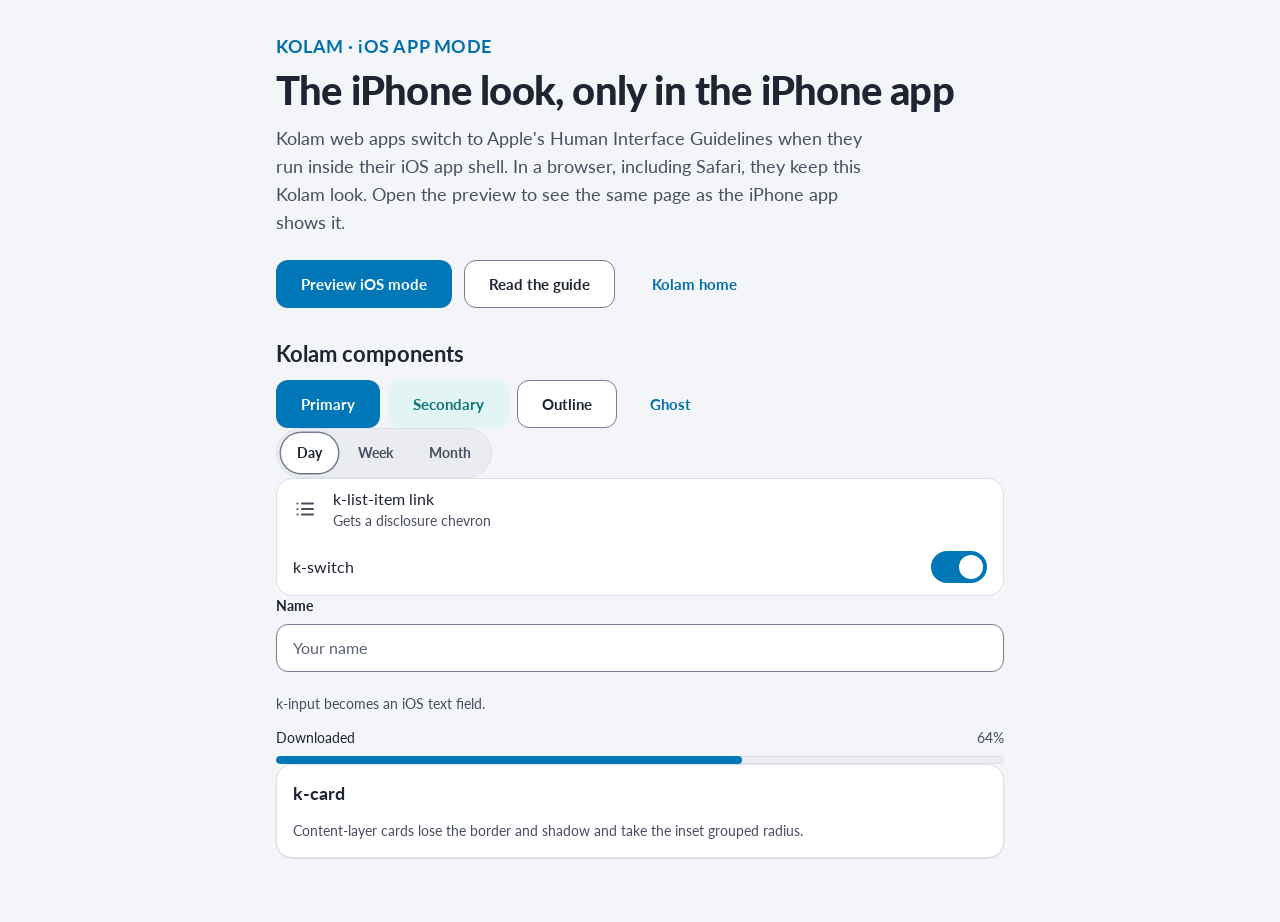
<file: ios/index.html>
<!doctype html>
<html lang="en">
<head>
<meta charset="utf-8">
<meta name="viewport" content="width=device-width, initial-scale=1, viewport-fit=cover">
<meta name="theme-color" content="#f2f2f7" media="(prefers-color-scheme: light)">
<meta name="theme-color" content="#000000" media="(prefers-color-scheme: dark)">
<title>Kolam iOS kit</title>
<meta name="description" content="Kolam's iOS app mode: Apple Human Interface Guidelines components for Kolam web apps running inside an iPhone app.">
<link rel="icon" href="data:,">
<link rel="stylesheet" href="../tokens.css">
<link rel="stylesheet" href="../kolam.css">
<link rel="stylesheet" href="kolam-ios.css">
<script src="kolam-ios.js"></script>
<style>
  /* Web look of this page (Kolam). The iOS look comes from kolam-ios.css. */
  html:not(.k-ios) body { max-width: 760px; margin: 0 auto; padding: 32px 16px 64px; }
  .web-hero h1 { font: 900 40px/44px var(--font-display); letter-spacing: -.02em; margin: 0 0 12px; }
  .web-hero p { color: var(--ink-2); font-size: 18px; line-height: 28px; margin: 0 0 24px; max-width: 60ch; }
  .web-row { display: flex; flex-wrap: wrap; gap: 12px; margin: 16px 0 32px; }
  .demo-stack { display: grid; gap: 16px; }
  .demo-h { font: 700 22px/28px var(--font-display); margin: 32px 0 12px; }
  html.k-ios .demo-h, html:not(.k-ios) .ios-section-header { display: none; }
  .row-flex { display: flex; flex-wrap: wrap; gap: 8px; align-items: center; }
  html.k-ios .ios-pad { padding: 16px; }
  html.k-ios .ios-hero-card { padding: 20px; border-radius: var(--ios-radius-card); background: var(--ios-grouped2); margin-bottom: 32px; }
  html.k-ios .ios-hero-card p { margin: 6px 0 0; }
  html.k-ios .swatches { display: grid; grid-template-columns: repeat(6, 1fr); gap: 10px; }
  html.k-ios .swatches i { aspect-ratio: 1; border-radius: 50%; display: block; }
  html.k-ios .detail-hero { aspect-ratio: 16/9; border-radius: var(--ios-radius-card); background: linear-gradient(135deg, var(--ios-tint-fill), color-mix(in srgb, var(--ios-tint-fill) 40%, var(--ios-indigo))); display: grid; place-items: center; color: #fff; margin-bottom: 24px; }
  html.k-ios .detail-hero .ios-icon { width: 56px; height: 56px; stroke-width: 1.4; }
  html.k-ios .pager { display: grid; justify-items: center; gap: 8px; padding: 16px 0 4px; }
  html.k-ios .pager-card { width: 100%; padding: 28px 20px; border-radius: 20px; background: var(--ios-fill3); text-align: center; }
  html.k-ios .k-sample { display: grid; gap: 12px; }
</style>
</head>
<body>

<!-- ===================== Web look (normal browsers) ===================== -->
<div class="web-only">
  <header class="web-hero">
    <p class="caption" style="margin:0 0 8px;color:var(--primary-text)">KOLAM · iOS APP MODE</p>
    <h1>The iPhone look, only in the iPhone app</h1>
    <p>Kolam web apps switch to Apple's Human Interface Guidelines when they run inside their iOS app shell. In a browser, including Safari, they keep this Kolam look. Open the preview to see the same page as the iPhone app shows it.</p>
    <div class="web-row">
      <a class="k-btn k-btn-primary" href="?app=ios">Preview iOS mode</a>
      <a class="k-btn k-btn-outline" href="README.md">Read the guide</a>
      <a class="k-btn k-btn-ghost" href="../">Kolam home</a>
    </div>
  </header>
</div>

<main id="app"></main>

<!-- Kolam components shown in both looks (restyled by kolam-ios.css inside the app) -->
<template id="kolam-samples">
  <section class="ios-section">
    <h2 class="ios-section-header">Kolam components, restyled</h2>
    <h3 class="demo-h">Kolam components</h3>
    <div class="k-sample">
      <div class="row-flex">
        <button class="k-btn k-btn-primary">Primary</button>
        <button class="k-btn k-btn-secondary">Secondary</button>
        <button class="k-btn k-btn-outline">Outline</button>
        <button class="k-btn k-btn-ghost">Ghost</button>
      </div>
      <div class="k-tabs" role="tablist" aria-label="Range">
        <button class="k-tab" role="tab" aria-selected="true">Day</button>
        <button class="k-tab" role="tab" aria-selected="false">Week</button>
        <button class="k-tab" role="tab" aria-selected="false">Month</button>
      </div>
      <ul class="k-list">
        <li><a class="k-list-item" href="#/detail/lists"><svg class="k-icon" viewBox="0 0 24 24" aria-hidden="true"><path d="M9 6.5h11M9 12h11M9 17.5h11M4.5 6.5h.01M4.5 12h.01M4.5 17.5h.01"/></svg><span class="k-list-text">k-list-item link<small>Gets a disclosure chevron</small></span></a></li>
        <li><label class="k-list-item k-switch"><span class="k-list-text">k-switch</span><input type="checkbox" role="switch" checked><span class="k-switch-track"></span></label></li>
      </ul>
      <div class="k-field">
        <label class="k-label" for="kname">Name</label>
        <input class="k-input" id="kname" placeholder="Your name" autocomplete="name">
        <p class="k-help">k-input becomes an iOS text field.</p>
      </div>
      <div class="k-progress">
        <div class="k-progress-head"><span>Downloaded</span><span>64%</span></div>
        <div class="k-progress-track"><div class="k-progress-fill" style="width:64%"></div></div>
      </div>
      <article class="k-card"><h3 class="k-card-title">k-card</h3><p class="k-card-meta">Content-layer cards lose the border and shadow and take the inset grouped radius.</p></article>
    </div>
  </section>
</template>

<script>
(function () {
  const $ = (s, c = document) => c.querySelector(s);
  const app = $('#app');
  const I = (n) => KolamIOS.icon(n);
  const HIG = 'https://developer.apple.com/design/human-interface-guidelines/';
  const components = [
    ['Navigation bars', 'navigation-bars', 'Large and inline titles, back button, bar buttons', 'chevron.left'],
    ['Tab bars', 'tab-bars', 'Up to five destinations, Liquid Glass, search tab', 'square.grid.2x2'],
    ['Toolbars', 'toolbars', 'Actions for the current screen', 'ellipsis'],
    ['Buttons', 'buttons', 'Filled, tinted, gray, plain, glass; five sizes', 'plus'],
    ['Lists and tables', 'lists-and-tables', 'Inset grouped, disclosure, swipe actions', 'list.bullet'],
    ['Segmented controls', 'segmented-controls', 'Two to five mutually exclusive choices', 'square.grid.2x2'],
    ['Toggles', 'toggles', 'Switches for on and off', 'checkmark'],
    ['Sliders', 'sliders', 'A value in a continuous range', 'sun.max'],
    ['Steppers', 'steppers', 'Small, precise increments', 'plus'],
    ['Text fields', 'text-fields', 'Single-line input', 'pencil'],
    ['Search fields', 'search-fields', 'Find content with a query', 'magnifyingglass'],
    ['Sheets', 'sheets', 'Medium and large detents, grabber', 'doc.on.doc'],
    ['Alerts', 'alerts', 'Critical information that needs a response', 'info.circle'],
    ['Action sheets', 'action-sheets', 'Choices related to an action', 'list.bullet'],
    ['Menus', 'menus', 'Commands and options from a button', 'ellipsis'],
    ['Progress indicators', 'progress-indicators', 'Bars and activity indicators', 'clock'],
    ['Page controls', 'page-controls', 'Position in a flat list of pages', 'photo'],
    ['Materials', 'materials', 'Liquid Glass for the functional layer', 'sparkles']
  ];
  const tabs = [
    { id: 'home', label: 'Library', icon: 'square.grid.2x2', href: '#/' },
    { id: 'lists', label: 'Lists', icon: 'list.bullet', href: '#/lists' },
    { id: 'overlays', label: 'Overlays', icon: 'doc.on.doc', href: '#/overlays' },
    { id: 'settings', label: 'Settings', icon: 'gearshape', href: '#/settings' },
    { id: 'search', label: 'Search', icon: 'magnifyingglass', href: '#/search', role: 'search' }
  ];

  const ios = KolamIOS.init({
    appName: 'Kolam iOS',
    style: sessionStorage.getItem('kolam.ios.style') || 'glass',
    tabs, currentTab: 'home',
    navBar: { title: 'Components', large: true },
    swipeBack: true,
    content: '#app'
  });

  const samples = () => $('#kolam-samples').content.cloneNode(true);

  if (ios) app.classList.add('ios-content');
  // ---------------- web look: just the Kolam samples
  if (!ios) { app.appendChild(samples()); return; }

  const views = {
    home() {
      KolamIOS.navBar.set({ title: 'Components', large: true, actions: [
        { icon: 'ellipsis', label: 'More', menu: () => [
          { title: 'Bar style' },
          { text: 'Liquid Glass', checked: !document.documentElement.classList.contains('k-ios-classic'), onClick: () => setStyle('glass') },
          { text: 'Classic', checked: document.documentElement.classList.contains('k-ios-classic'), onClick: () => setStyle('classic') },
          '-',
          { text: 'Open HIG components', icon: 'globe', onClick: () => (location.href = HIG + 'components') }
        ] }
      ] });
      return `
      <div class="ios-hero-card">
        <div class="ios-title3">Kolam, the iPhone way</div>
        <p class="ios-subhead ios-secondary">Every control on these tabs follows Apple's Human Interface Guidelines and uses this app's Kolam primary as its tint.</p>
      </div>
      <section class="ios-section">
        <h2 class="ios-section-header">Buttons</h2>
        <div class="ios-list ios-pad" style="display:grid;gap:12px">
          <div class="row-flex">
            <button class="ios-btn ios-btn-filled">Filled</button>
            <button class="ios-btn ios-btn-tinted">Tinted</button>
            <button class="ios-btn ios-btn-gray">Gray</button>
            <button class="ios-btn ios-btn-plain">Plain</button>
          </div>
          <div class="row-flex">
            <button class="ios-btn ios-btn-filled ios-btn-mini">Mini</button>
            <button class="ios-btn ios-btn-filled ios-btn-small">Small</button>
            <button class="ios-btn ios-btn-filled">Regular</button>
            <button class="ios-btn ios-btn-filled ios-btn-large">Large</button>
          </div>
          <div class="row-flex">
            <button class="ios-btn ios-btn-glass ios-btn-circle" aria-label="Add">${I('plus')}</button>
            <button class="ios-btn ios-btn-tinted ios-btn-circle" aria-label="Share">${I('square.and.arrow.up')}</button>
            <button class="ios-btn ios-btn-destructive">${I('trash')}Delete</button>
            <button class="ios-btn ios-btn-filled" disabled>Disabled</button>
          </div>
          <button class="ios-btn ios-btn-filled ios-btn-large ios-btn-block">Continue</button>
        </div>
      </section>
      <section class="ios-section">
        <h2 class="ios-section-header">Controls</h2>
        <div class="ios-list">
          <div class="ios-row"><div class="ios-seg" aria-label="Units"><button class="ios-seg-btn" aria-checked="true">Metric</button><button class="ios-seg-btn">Imperial</button><button class="ios-seg-btn">Mixed</button></div></div>
          <div class="ios-row"><label class="ios-switch" style="flex:1"><span>Notifications</span><input type="checkbox" role="switch" checked><span class="ios-switch-track"></span></label></div>
          <div class="ios-row"><label class="ios-switch" style="flex:1"><span>Low Data Mode</span><input type="checkbox" role="switch"><span class="ios-switch-track"></span></label></div>
          <div class="ios-row"><div class="ios-slider-row" style="flex:1">${I('speaker.wave.2')}<input class="ios-slider" type="range" min="0" max="100" value="60" aria-label="Volume"></div></div>
          <div class="ios-row"><span class="ios-row-text">Guests</span><span class="ios-stepper-value" id="guests">2</span><div class="ios-stepper" data-min="1" data-max="12" data-value="2" data-for="guests" aria-label="Guests"></div></div>
        </div>
      </section>
      <section class="ios-section">
        <h2 class="ios-section-header">Text fields</h2>
        <div class="ios-list">
          <label class="ios-row"><span class="ios-row-label">Name</span><input placeholder="Required" autocomplete="name"></label>
          <label class="ios-row"><span class="ios-row-label">Email</span><input type="email" placeholder="name@example.com" autocomplete="email"></label>
        </div>
        <p class="ios-section-footer">Fields inside rows use the row as their boundary. Standalone fields get a 3:1 outline.</p>
        <div style="margin-top:12px"><input class="ios-textfield" placeholder="Standalone text field" aria-label="Standalone text field"></div>
      </section>
      <section class="ios-section">
        <h2 class="ios-section-header">Progress and pages</h2>
        <div class="ios-list ios-pad" style="display:grid;gap:16px">
          <progress class="ios-progress" value="0.42" aria-label="Upload progress"></progress>
          <div class="row-flex"><span class="ios-spinner" role="progressbar" aria-label="Loading"></span><span class="ios-subhead ios-secondary">Loading…</span><span class="ios-spinner is-large" style="margin-left:auto" role="progressbar" aria-label="Loading"></span></div>
          <div class="pager"><div class="pager-card ios-headline" id="pageText">Page 1 of 4</div><div class="ios-pagecontrol" data-count="4" aria-label="Page" id="pc"></div></div>
        </div>
      </section>
      <section class="ios-section">
        <h2 class="ios-section-header">System colours</h2>
        <div class="ios-list ios-pad"><div class="swatches">${['tint-fill','red','orange','yellow','green','mint','teal','cyan','blue','indigo','purple','pink'].map(c => `<i style="background:var(--ios-${c})" title="${c}"></i>`).join('')}</div></div>
      </section>`;
    },
    lists() {
      KolamIOS.navBar.set({ title: 'Lists', large: true, actions: [{ text: 'Edit', label: 'Edit' }] });
      return `
      <section class="ios-section">
        <h2 class="ios-section-header">HIG components</h2>
        <div class="ios-list">
          ${components.slice(0, 8).map(([t, slug, sub, ic]) => `<a class="ios-row" href="#/detail/${slug}"><span class="ios-row-icon">${I(ic)}</span><span class="ios-row-text">${t}<small>${sub}</small></span></a>`).join('')}
        </div>
      </section>
      <section class="ios-section">
        <h2 class="ios-section-header">Swipe left on a row</h2>
        <div class="ios-list" id="swipeList">
          ${['Reading list', 'Field notes', 'Grocery run'].map((t, i) => `
          <div class="ios-swipe">
            <a class="ios-row" href="#/detail/lists-and-tables"><span class="ios-row-text">${t}<small>${['12 items', '3 items', '8 items'][i]}</small></span></a>
            <div class="ios-swipe-actions"><button class="is-indigo" type="button">${I('flag')}Flag</button><button class="is-destructive" type="button" data-del>${I('trash')}Delete</button></div>
          </div>`).join('')}
        </div>
        <p class="ios-section-footer">Keyboard and VoiceOver users reach the same actions with Tab.</p>
      </section>
      <section class="ios-section">
        <h2 class="ios-section-header is-quiet">Detail and selection</h2>
        <div class="ios-list" role="radiogroup" aria-label="Map style">
          ${['Explore', 'Driving', 'Satellite'].map((t, i) => `<button type="button" class="ios-row" role="radio" aria-checked="${i === 0}" data-pick><span class="ios-row-text">${t}</span>${KolamIOS.icon('checkmark').replace('ios-icon', 'ios-icon ios-check')}</button>`).join('')}
          <div class="ios-row"><span class="ios-row-text">Version</span><span class="ios-row-detail">1.0.0</span></div>
          <button type="button" class="ios-row is-destructive" data-reset>Reset all settings</button>
        </div>
      </section>`;
    },
    overlays() {
      KolamIOS.navBar.set({ title: 'Overlays', large: true });
      return `
      <section class="ios-section">
        <h2 class="ios-section-header">Sheets</h2>
        <div class="ios-list">
          <button type="button" class="ios-row is-action" data-o="sheet">Sheet with medium and large detents</button>
          <button type="button" class="ios-row is-action" data-o="sheet-large">Large sheet with Cancel and Done</button>
        </div>
      </section>
      <section class="ios-section">
        <h2 class="ios-section-header">Alerts and action sheets</h2>
        <div class="ios-list">
          <button type="button" class="ios-row is-action" data-o="alert">Alert with two actions</button>
          <button type="button" class="ios-row is-action" data-o="alert3">Alert with a text field</button>
          <button type="button" class="ios-row is-action" data-o="action">Action sheet</button>
        </div>
      </section>
      <section class="ios-section">
        <h2 class="ios-section-header">Menus</h2>
        <div class="ios-list ios-pad row-flex">
          <button type="button" class="ios-btn ios-btn-gray" id="menuBtn" aria-haspopup="menu">Sort by ${I('chevron.down')}</button>
          <span class="ios-subhead ios-secondary" id="menuOut">Date added</span>
        </div>
      </section>`;
    },
    settings() {
      KolamIOS.navBar.set({ title: 'Settings', large: true });
      const cls = document.documentElement.classList;
      const theme = document.documentElement.dataset.theme || 'system';
      return `
      <section class="ios-section">
        <h2 class="ios-section-header">Appearance</h2>
        <div class="ios-list">
          <div class="ios-row"><div class="ios-seg" aria-label="Theme" id="themeSeg">${['system', 'light', 'dark', 'contrast'].map(t => `<button class="ios-seg-btn" value="${t}" aria-checked="${t === theme}">${t[0].toUpperCase() + t.slice(1)}</button>`).join('')}</div></div>
          <div class="ios-row"><label class="ios-switch" style="flex:1"><span>Classic bars</span><input type="checkbox" role="switch" id="classic" ${cls.contains('k-ios-classic') ? 'checked' : ''}><span class="ios-switch-track"></span></label></div>
        </div>
        <p class="ios-section-footer">Classic shows the full-width bars and “‹ Back” buttons of iOS 18 and earlier.</p>
      </section>
      <section class="ios-section">
        <h2 class="ios-section-header">About</h2>
        <div class="ios-list">
          <a class="ios-row" href="${HIG}components"><span class="ios-row-icon">${I('globe')}</span><span class="ios-row-text">Human Interface Guidelines</span></a>
          <a class="ios-row" href="README.md"><span class="ios-row-icon" style="background:var(--ios-indigo)">${I('doc.on.doc')}</span><span class="ios-row-text">Kit guide</span></a>
          <div class="ios-row"><span class="ios-row-text">Text size scale</span><span class="ios-row-detail">${getComputedStyle(document.documentElement).getPropertyValue('--ios-dt')}</span></div>
          <a class="ios-row" href="?app=web"><span class="ios-row-text">Switch to the web look</span></a>
        </div>
      </section>`;
    },
    search() {
      KolamIOS.navBar.set({ title: 'Search', large: true });
      return `
      <form class="ios-search" role="search" style="margin-bottom:16px" onsubmit="return false">
        <div class="ios-search-field">${I('magnifyingglass')}<input type="search" placeholder="Components" aria-label="Search components" id="q" enterkeyhint="search"><button type="button" class="ios-search-clear" aria-label="Clear text"><span>${I('xmark')}</span></button></div>
        <button type="button" class="ios-search-cancel">Cancel</button>
      </form>
      <div class="ios-list" id="results"></div>`;
    },
    detail(slug) {
      const c = components.find(x => x[1] === slug) || components[4];
      KolamIOS.navBar.set({ title: c[0], back: { label: history.state?.from || 'Lists' }, actions: [{ icon: 'square.and.arrow.up', label: 'Share', onClick: () => navigator.share?.({ title: c[0], url: HIG + c[1] }) }] });
      return `
      <div class="detail-hero">${I(c[3])}</div>
      <h1 class="ios-title1" style="margin:0 0 6px">${c[0]}</h1>
      <p class="ios-body ios-secondary" style="margin:0 0 24px">${c[2]}.</p>
      <div class="ios-list" style="margin-bottom:32px">
        <a class="ios-row" href="${HIG}${c[1]}"><span class="ios-row-text">Read on developer.apple.com</span></a>
      </div>
      <button class="ios-btn ios-btn-tinted ios-btn-large ios-btn-block" onclick="history.back()">Done</button>`;
    }
  };

  function setStyle(s) { sessionStorage.setItem('kolam.ios.style', s); document.documentElement.classList.toggle('k-ios-classic', s === 'classic'); route(); }

  function route() {
    const h = location.hash.slice(2);
    const [name, arg] = h.split('/');
    const view = views[name] ? name : (name === '' ? 'home' : 'home');
    app.innerHTML = view === 'detail' ? views.detail(arg) : views[view]();
    if (view === 'home') app.appendChild(samples());
    KolamIOS.tabBar.select(view === 'detail' ? 'lists' : view);
    KolamIOS.enhance(app);
    wire(view);
    if (!routing.keep) scrollTo(0, 0);
  }
  const routing = { keep: false };

  function wire(view) {
    const pc = $('#pc');
    pc?.addEventListener('change', e => ($('#pageText').textContent = `Page ${e.detail.index + 1} of 4`));
    app.querySelectorAll('[data-del]').forEach(b => b.addEventListener('click', async () => {
      const r = await KolamIOS.alert({ title: 'Delete this list?', message: 'Its items are deleted from all your devices. You can’t undo this.', actions: [{ text: 'Cancel', role: 'cancel' }, { text: 'Delete', role: 'destructive' }] });
      if (r.role === 'destructive') b.closest('.ios-swipe').remove();
    }));
    app.querySelectorAll('[data-pick]').forEach(b => b.addEventListener('click', () => {
      app.querySelectorAll('[data-pick]').forEach(x => x.setAttribute('aria-checked', x === b)); KolamIOS.haptic('selection');
    }));
    $('[data-reset]', app)?.addEventListener('click', () => KolamIOS.actionSheet({ title: 'Reset all settings?', message: 'Your data stays; preferences go back to their defaults.', actions: [{ text: 'Reset Settings', role: 'destructive' }, { text: 'Cancel', role: 'cancel' }] }));
    app.querySelectorAll('[data-o]').forEach(b => b.addEventListener('click', () => overlays[b.dataset.o]()));
    $('#menuBtn')?.addEventListener('click', async e => {
      const cur = $('#menuOut').textContent;
      const v = await KolamIOS.menu(e.currentTarget, ['Date added', 'Name', 'Size', 'Kind'].map(t => ({ text: t, checked: t === cur })).concat(['-', { text: 'Clear sort', icon: 'xmark', role: 'destructive', value: 'Date added' }]));
      if (v) $('#menuOut').textContent = v;
    });
    $('#themeSeg')?.addEventListener('change', e => {
      const v = e.detail.value; if (v === 'system') delete document.documentElement.dataset.theme; else document.documentElement.dataset.theme = v;
    });
    $('#classic')?.addEventListener('change', e => setStyle(e.target.checked ? 'classic' : 'glass'));
    const q = $('#q');
    if (q) {
      const show = () => {
        const t = q.value.trim().toLowerCase();
        const hits = components.filter(c => !t || c[0].toLowerCase().includes(t) || c[2].toLowerCase().includes(t));
        $('#results').innerHTML = hits.length ? hits.map(([n, slug, sub, ic]) => `<a class="ios-row" href="#/detail/${slug}"><span class="ios-row-icon">${I(ic)}</span><span class="ios-row-text">${n}<small>${sub}</small></span></a>`).join('') : `<div class="ios-row ios-secondary">No results for “${q.value.replace(/[<&]/g, '')}”</div>`;
      };
      q.addEventListener('input', show); show();
    }
  }

  const overlays = {
    sheet() {
      KolamIOS.sheet({ title: 'Share', content: `<div class="ios-list">${['Copy link', 'Add to Reading List', 'Add Bookmark', 'Print'].map((t, i) => `<button type="button" class="ios-row no-disclosure"><span class="ios-row-text">${t}</span>${I(['doc.on.doc', 'list.bullet', 'bookmark', 'archivebox'][i])}</button>`).join('')}</div><p class="ios-section-footer">Drag the grabber up for the large detent, down to close.</p>` });
    },
    'sheet-large'() {
      KolamIOS.sheet({ title: 'New list', detents: ['large'], cancel: 'Cancel', done: { text: 'Done' }, content: `<div class="ios-list"><label class="ios-row"><span class="ios-row-label">Name</span><input placeholder="List name" autofocus></label><div class="ios-row"><label class="ios-switch" style="flex:1"><span>Shared</span><input type="checkbox" role="switch"><span class="ios-switch-track"></span></label></div></div>` });
      KolamIOS.enhance();
    },
    async alert() {
      await KolamIOS.alert({ title: 'Allow notifications?', message: 'Kolam iOS can tell you when a list you share changes.', actions: [{ text: 'Not Now', role: 'cancel' }, { text: 'Allow', role: 'default' }] });
    },
    async alert3() {
      const r = await KolamIOS.alert({ title: 'Rename list', message: 'Enter a new name for this list.', field: { placeholder: 'Name', value: 'Reading list' }, actions: [{ text: 'Cancel', role: 'cancel' }, { text: 'Save', role: 'default' }] });
      if (r.role === 'default' && r.input) KolamIOS.haptic('success');
    },
    async action() {
      await KolamIOS.actionSheet({ title: 'Photo', message: 'Choose where the picture comes from.', actions: [{ text: 'Take Photo', icon: 'photo' }, { text: 'Choose from Library', icon: 'folder' }, { text: 'Remove Photo', role: 'destructive', icon: 'trash' }, { text: 'Cancel', role: 'cancel' }] });
    }
  };

  addEventListener('hashchange', route);
  route();
})();
</script>
</body>
</html>
</file>
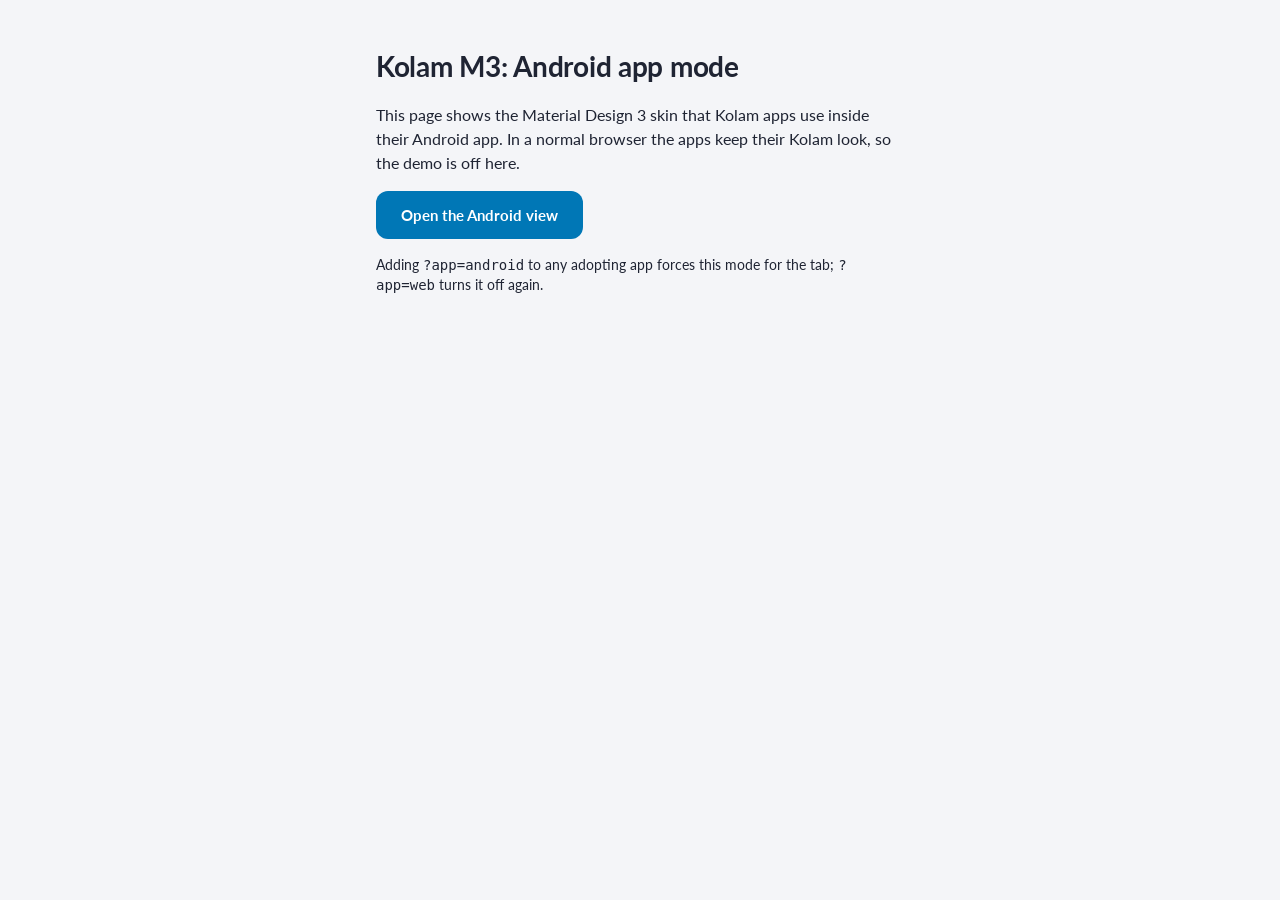
<file: m3/index.html>
<!doctype html>
<html lang="en" data-m3-primary="#0077b6">
<head>
<meta charset="utf-8">
<meta name="viewport" content="width=device-width, initial-scale=1, viewport-fit=cover">
<title>Kolam M3</title>
<link rel="icon" href="data:,">
<meta name="description" content="Material Design 3 Android app mode for Kolam web apps: every component in light and dark.">
<script src="kolam-m3.js"></script>
<link rel="stylesheet" href="../tokens.css">
<link rel="stylesheet" href="../kolam.css">
<link rel="stylesheet" href="kolam-m3.css">
<style>
  /* Demo page layout only */
  main { max-width: 720px; margin: 0 auto; padding: 8px 16px 48px; }
  .screen[hidden] { display: none; }
  .sec { margin: 0 0 32px; }
  .sec > h2 { margin: 24px 0 12px; font: var(--md-sys-typescale-title-small); letter-spacing: var(--md-sys-typescale-title-small-tracking); color: var(--md-sys-color-primary); }
  .row { display: flex; flex-wrap: wrap; gap: 8px; align-items: center; }
  .stack { display: grid; gap: 16px; }
  .two { display: grid; grid-template-columns: 1fr 1fr; gap: 12px; }
  .ctl { display: flex; align-items: center; justify-content: space-between; gap: 16px; min-height: 56px; }
  .ctl label { flex: 1; }
  .muted { color: var(--md-sys-color-on-surface-variant); font: var(--md-sys-typescale-body-medium); margin: 0; }
  .swatches { display: grid; grid-template-columns: repeat(2, 1fr); gap: 8px; }
  .sw { border-radius: 12px; padding: 12px; min-height: 72px; display: grid; align-content: space-between; font: var(--md-sys-typescale-label-medium); }
  .sw b { font: var(--md-sys-typescale-label-large); }
  .tones { display: grid; grid-template-columns: repeat(13, 1fr); border-radius: 8px; overflow: hidden; height: 28px; margin-bottom: 4px; }
  .tones span { display: block; }
  .ratios { width: 100%; border-collapse: collapse; font: var(--md-sys-typescale-body-medium); }
  .ratios td, .ratios th { padding: 8px 4px; text-align: left; border-bottom: 1px solid var(--md-sys-color-outline-variant); }
  .ratios td:last-child, .ratios th:last-child { text-align: right; font-family: var(--font-mono); }
  .pass { color: var(--md-sys-color-primary); } .fail { color: var(--md-sys-color-error); font-weight: 700; }
  .brands { display: flex; gap: 12px; flex-wrap: wrap; align-items: center; }
  .brand { width: 40px; height: 40px; border-radius: 50%; border: 0; cursor: pointer; box-shadow: inset 0 0 0 2px rgb(255 255 255 / .6); }
  .brand[aria-pressed="true"] { outline: 3px solid var(--md-sys-color-on-surface); outline-offset: 2px; }
  .type-row { padding: 8px 0; border-bottom: 1px solid var(--md-sys-color-outline-variant); }
  .type-row small { display: block; font: var(--md-sys-typescale-label-small); color: var(--md-sys-color-on-surface-variant); font-family: var(--font-mono); }
  .web-note { max-width: 560px; margin: 48px auto; padding: 0 16px; }
  .k-icon-demo { width: 24px; height: 24px; }
</style>
</head>
<body>
<!-- Shown in a normal browser: the kit only switches on inside the Android app -->
<div class="web-note k-web-only">
  <h1 class="heading-1">Kolam M3: Android app mode</h1>
  <p class="body">This page shows the Material Design 3 skin that Kolam apps use inside their Android app. In a normal browser the apps keep their Kolam look, so the demo is off here.</p>
  <p><a class="k-btn k-btn-primary" href="?app=android#/components">Open the Android view</a></p>
  <p class="body-sm">Adding <code>?app=android</code> to any adopting app forces this mode for the tab; <code>?app=web</code> turns it off again.</p>
</div>

<main class="k-android-only" id="main">
  <!-- ================= Components ================= -->
  <section class="screen" data-screen="components">
    <div class="sec">
      <h2>Buttons</h2>
      <div class="row">
        <button class="md-button">Filled</button>
        <button class="md-button md-button--tonal">Tonal</button>
        <button class="md-button md-button--outlined">Outlined</button>
      </div>
      <div class="row" style="margin-top:8px">
        <button class="md-button md-button--elevated"><span class="md-icon">add</span>Elevated</button>
        <button class="md-button md-button--text">Text</button>
        <button class="md-button" disabled>Disabled</button>
      </div>
    </div>
    <div class="sec">
      <h2>Icon buttons and FABs</h2>
      <div class="row">
        <button class="md-icon-button" aria-label="Favourite"><span class="md-icon">favorite</span></button>
        <button class="md-icon-button md-icon-button--filled" aria-label="Share"><span class="md-icon">share</span></button>
        <button class="md-icon-button md-icon-button--tonal" aria-label="Edit"><span class="md-icon">edit</span></button>
        <button class="md-icon-button md-icon-button--outlined" aria-label="Bookmark" aria-pressed="false" id="bm"><span class="md-icon">bookmark</span></button>
      </div>
      <div class="row" style="margin-top:12px; gap:16px">
        <button class="md-fab md-fab--small md-fab--surface" aria-label="Edit"><span class="md-icon">edit</span></button>
        <button class="md-fab" aria-label="Add"><span class="md-icon">add</span></button>
        <button class="md-fab md-fab--extended md-fab--tertiary"><span class="md-icon">navigation</span>Navigate</button>
      </div>
    </div>
    <div class="sec">
      <h2>Chips</h2>
      <div class="md-chip-set md-chip-set--scroll" role="group" aria-label="Filter crops">
        <button class="md-chip md-chip--filter" aria-pressed="true">Paddy</button>
        <button class="md-chip md-chip--filter" aria-pressed="false">Millets</button>
        <button class="md-chip md-chip--filter" aria-pressed="false">Pulses</button>
        <button class="md-chip md-chip--filter" aria-pressed="false">Vegetables</button>
      </div>
      <div class="md-chip-set" style="margin-top:8px">
        <button class="md-chip md-chip--assist"><span class="md-icon">event</span>Add to calendar</button>
        <span class="md-chip md-chip--input">Chennai<button class="md-chip__remove" aria-label="Remove Chennai"><span class="md-icon">close</span></button></span>
        <button class="md-chip md-chip--elevated">Suggestion</button>
      </div>
    </div>
    <div class="sec">
      <h2>Cards</h2>
      <div class="stack">
        <a class="md-card" href="#/components">
          <h3 class="md-card__title">Elevated card</h3>
          <p class="md-card__subtitle">Surface container low, elevation 1. Tap for a ripple.</p>
        </a>
        <div class="two">
          <div class="md-card md-card--filled"><h3 class="md-card__title">Filled</h3><p class="md-card__subtitle">Container highest</p></div>
          <div class="md-card md-card--outlined"><h3 class="md-card__title">Outlined</h3><p class="md-card__subtitle">Outline variant</p></div>
        </div>
      </div>
    </div>
    <div class="sec">
      <h2>Text fields and search</h2>
      <div class="stack">
        <div class="md-search-bar"><span class="md-icon">search</span><input type="search" placeholder="Search plants" aria-label="Search plants"><button class="md-icon-button" aria-label="Voice search"><span class="md-icon">mic</span></button></div>
        <label class="md-text-field md-text-field--outlined"><input placeholder=" " autocomplete="name"><span class="md-text-field__label">Your name</span></label>
        <label class="md-text-field md-text-field--filled"><input placeholder=" " inputmode="numeric" value="2.5"><span class="md-text-field__label">Field size (acres)</span></label>
        <div><label class="md-text-field md-text-field--outlined"><input placeholder=" " aria-invalid="true" value="98400" aria-describedby="pin-err"><span class="md-text-field__label">PIN code</span></label>
        <span class="md-text-field__support" id="pin-err">A PIN code has 6 digits</span></div>
      </div>
    </div>
    <div class="sec">
      <h2>Lists</h2>
      <h3 class="md-list-subheader">Today</h3>
      <ul class="md-list">
        <li><a class="md-list-item" href="#/components"><span class="md-list-item__avatar">அ</span><span class="md-list-item__text"><span class="md-list-item__headline">Water the seedlings</span><span class="md-list-item__supporting">Before 9 am, 20 minutes</span></span><span class="md-list-item__trailing">7:30</span></a></li>
        <li><hr class="md-divider md-divider--inset"></li>
        <li><a class="md-list-item" href="#/components"><span class="md-icon">wb_sunny</span><span class="md-list-item__text"><span class="md-list-item__headline">Hot afternoon expected</span><span class="md-list-item__supporting">36 °C, Open-Meteo</span></span><span class="md-icon">chevron_right</span></a></li>
      </ul>
    </div>
    <div class="sec">
      <h2>Selection controls</h2>
      <div class="ctl"><label for="sw1" class="md-body-large">Notifications</label><input id="sw1" type="checkbox" role="switch" class="md-switch" checked></div>
      <div class="ctl"><label for="sw2" class="md-body-large">Use mobile data</label><input id="sw2" type="checkbox" role="switch" class="md-switch"></div>
      <div class="row" style="gap:0 16px"><span class="row" style="gap:0"><input id="c1" type="checkbox" class="md-checkbox" checked><label for="c1">Seeds</label></span><span class="row" style="gap:0"><input id="c2" type="checkbox" class="md-checkbox"><label for="c2">Fertiliser</label></span></div>
      <div class="row" style="gap:0 16px" role="radiogroup" aria-label="Language"><span class="row" style="gap:0"><input id="r1" type="radio" name="r" class="md-radio" checked><label for="r1" lang="ta">தமிழ்</label></span><span class="row" style="gap:0"><input id="r2" type="radio" name="r" class="md-radio"><label for="r2">English</label></span></div>
    </div>
    <div class="sec">
      <h2>Tabs and segmented buttons</h2>
      <div class="md-tabs" role="tablist" aria-label="Weather">
        <button class="md-tab" role="tab" aria-selected="true">Today</button><button class="md-tab" role="tab" aria-selected="false">This week</button><button class="md-tab" role="tab" aria-selected="false">Season</button>
      </div>
      <div class="md-segmented" role="group" aria-label="Units" style="margin-top:16px">
        <button aria-pressed="true">°C</button><button aria-pressed="false">°F</button><button aria-pressed="false">K</button>
      </div>
    </div>
    <div class="sec">
      <h2>Progress and badges</h2>
      <div class="stack">
        <div class="md-linear-progress" role="progressbar" aria-label="Download" aria-valuenow="62" aria-valuemin="0" aria-valuemax="100" style="--md-progress:.62"></div>
        <div class="md-linear-progress md-linear-progress--indeterminate" role="progressbar" aria-label="Loading"></div>
        <div class="row" style="gap:24px"><div class="md-circular-progress" role="progressbar" aria-label="Sync" aria-valuenow="70" style="--md-progress:.7"></div><div class="md-circular-progress md-circular-progress--indeterminate" role="progressbar" aria-label="Loading"></div>
          <span class="md-badge" aria-label="New"></span><span class="md-badge md-badge--large">3</span><span class="md-badge md-badge--large">99+</span></div>
      </div>
    </div>
    <div class="sec">
      <h2>Dialog and snackbar</h2>
      <div class="row">
        <button class="md-button md-button--tonal" id="openDlg">Open dialog</button>
        <button class="md-button md-button--outlined" id="snack">Show snackbar</button>
      </div>
    </div>
    <button class="md-fab md-fab--fixed" aria-label="New entry" id="fab"><span class="md-icon">add</span></button>
  </section>

  <!-- ================= Colour ================= -->
  <section class="screen" data-screen="colour" hidden>
    <div class="sec">
      <h2>Source colour (the app's Kolam primary)</h2>
      <div class="brands" id="brands"></div>
      <p class="muted" style="margin-top:12px">The whole scheme is generated from one colour: tonal palettes with CIELAB L* as tone (an HCT approximation), then M3 baseline tones for light, dark and high contrast.</p>
    </div>
    <div class="sec"><h2>Roles</h2><div class="swatches" id="swatches"></div></div>
    <div class="sec"><h2>Tonal palettes (0 → 100)</h2><div id="tones"></div></div>
    <div class="sec"><h2>Contrast checks (current scheme)</h2><table class="ratios" id="ratios"></table></div>
  </section>

  <!-- ================= Type ================= -->
  <section class="screen" data-screen="type" hidden>
    <div class="sec"><h2>Type scale in Lato and Noto Sans Tamil</h2><div id="typeScale"></div></div>
  </section>

  <!-- ================= Kolam skin ================= -->
  <section class="screen" data-screen="kolam" hidden>
    <p class="muted">Unchanged Kolam markup (<code>k-</code> classes). Inside the Android app the skin layer restyles it to M3.</p>
    <div class="sec">
      <h2>k-btn</h2>
      <div class="row"><button class="k-btn k-btn-primary">Primary</button><button class="k-btn k-btn-secondary">Secondary</button><button class="k-btn k-btn-outline">Outline</button><button class="k-btn k-btn-ghost">Ghost</button></div>
      <div class="row" style="margin-top:8px"><button class="k-btn k-btn-accent">Accent</button><button class="k-btn k-btn-danger">Danger</button><button class="k-btn k-btn-primary" disabled>Disabled</button>
        <button class="k-iconbtn" aria-label="Settings"><svg class="k-icon" viewBox="0 0 24 24"><circle cx="12" cy="12" r="3"/><path d="M12 2v3M12 19v3M4.2 4.2l2.1 2.1M17.7 17.7l2.1 2.1M2 12h3M19 12h3M4.2 19.8l2.1-2.1M17.7 6.3l2.1-2.1"/></svg></button>
        <button class="k-iconbtn k-iconbtn-filled" aria-label="Add"><svg class="k-icon" viewBox="0 0 24 24"><path d="M12 5v14M5 12h14"/></svg></button></div>
    </div>
    <div class="sec">
      <h2>k-tabs, k-badge, k-count</h2>
      <div class="k-tabs" role="tablist"><button class="k-tab" role="tab" aria-selected="true">Day</button><button class="k-tab" role="tab" aria-selected="false">Week</button><button class="k-tab" role="tab" aria-selected="false">Month</button></div>
      <div class="row" style="margin-top:12px"><span class="k-badge">Draft</span><span class="k-badge k-badge-primary">New</span><span class="k-badge k-badge-success">Ready</span><span class="k-badge k-badge-danger">Late</span><span class="k-count">4</span></div>
    </div>
    <div class="sec">
      <h2>k-field, k-check, k-switch</h2>
      <div class="stack">
        <div class="k-field"><label class="k-label" for="kin">Village</label><input class="k-input" id="kin" value="Melur"><span class="k-help">Used for the weather forecast</span></div>
        <div class="k-field"><label class="k-label" for="ksel">Crop</label><select class="k-select" id="ksel"><option>Paddy</option><option>Ragi</option></select></div>
        <label class="k-check"><input type="checkbox" checked><span class="k-check-box"><svg viewBox="0 0 24 24"><path d="M5 12l5 5L20 7"/></svg></span><span class="k-check-text">Remind me<small>One notification a day</small></span></label>
        <label class="k-check"><input type="radio" name="kr" checked><span class="k-check-box"></span><span class="k-check-text">தமிழ்</span></label>
        <label class="k-switch"><span>Offline maps</span><input type="checkbox" role="switch" checked><span class="k-switch-track"></span></label>
      </div>
    </div>
    <div class="sec">
      <h2>k-card, k-list, k-alert, k-progress</h2>
      <div class="stack">
        <a class="k-card" href="#/kolam"><h3 class="k-card-title">Kolam card</h3><p class="k-card-meta">Becomes an elevated M3 card</p></a>
        <div class="k-card k-card-featured"><h3 class="k-card-title">Featured</h3><p class="k-card-meta">Tertiary container</p></div>
        <ul class="k-list"><li><a class="k-list-item" href="#/kolam"><span class="k-list-text">Soil test<small>Due in 3 days</small></span></a></li><li><a class="k-list-item" href="#/kolam"><span class="k-list-text">Seed order</span></a></li></ul>
        <div class="k-alert" role="status"><svg class="k-icon" viewBox="0 0 24 24"><circle cx="12" cy="12" r="9"/><path d="M12 8v5M12 16h.01"/></svg><div><span class="k-alert-title">Rain tomorrow</span><span class="k-alert-body">Hold off on spraying.</span></div></div>
        <div class="k-progress"><div class="k-progress-head"><span>Season</span><span>48%</span></div><div class="k-progress-track"><div class="k-progress-fill" style="width:48%"></div></div></div>
        <div class="k-toast" role="status"><span class="k-toast-text">Saved to your list</span><button class="k-btn k-btn-ghost">Undo</button></div>
        <div class="row"><span class="k-avatar">GT</span><span class="k-avatar k-avatar-accent">அ</span><button class="k-btn k-btn-outline" id="openKDlg">Open k-dialog</button></div>
      </div>
    </div>
  </section>
</main>

<dialog class="md-dialog" id="dlg" aria-labelledby="dlgH">
  <span class="md-icon md-dialog__icon">delete</span>
  <h2 class="md-dialog__headline" id="dlgH">Delete this entry?</h2>
  <p class="md-dialog__content">The harvest note for 12 November will be removed from this phone. Android's Back button closes this dialog.</p>
  <form method="dialog" class="md-dialog__actions"><button class="md-button md-button--text" value="cancel">Cancel</button><button class="md-button md-button--text" value="ok">Delete</button></form>
</dialog>
<dialog class="k-dialog" id="kdlg" aria-labelledby="kdlgH">
  <h2 class="k-dialog-title" id="kdlgH">Kolam dialog</h2>
  <p class="k-dialog-body">Same markup as the website; the actions become M3 text buttons.</p>
  <form method="dialog" class="k-dialog-actions"><button class="k-btn k-btn-outline">Cancel</button><button class="k-btn k-btn-primary">Save</button></form>
</dialog>

<script>
(() => {
  if (!KolamM3.isAndroid) return;
  const $ = s => document.querySelector(s);
  const BRANDS = [['Kolam Ocean Azure', '#0077b6'], ['Vanam forest', '#1f5a43'], ['Kolam Magenta', '#d63384'], ['Turmeric', '#8c5300'], ['Indigo', '#3f51b5']];
  let primary = BRANDS[0][1];
  const theme = () => document.documentElement.getAttribute('data-theme') || (matchMedia('(prefers-color-scheme: dark)').matches ? 'dark' : 'light');
  const m3 = KolamM3.init({
    primary, title: 'Kolam M3',
    destinations: [
      { id: 'components', label: 'Components', icon: 'widgets', href: '#/components' },
      { id: 'colour', label: 'Colour', icon: 'palette', href: '#/colour' },
      { id: 'type', label: 'Type', icon: 'match_case', href: '#/type' },
      { id: 'kolam', label: 'Kolam skin', icon: 'layers', href: '#/kolam' },
    ],
    actions: [{ id: 'themeBtn', icon: theme() === 'dark' ? 'light_mode' : 'dark_mode', label: 'Switch light or dark', onClick: toggleTheme }],
    icons: ['light_mode', 'dark_mode', 'delete', 'add', 'navigation'],
  });
  function toggleTheme() {
    const next = theme() === 'dark' ? 'light' : 'dark';
    document.documentElement.setAttribute('data-theme', next);
    m3.setActions([{ id: 'themeBtn', icon: next === 'dark' ? 'light_mode' : 'dark_mode', label: 'Switch light or dark', onClick: toggleTheme }]);
    renderColour();
  }
  const titles = { components: 'Components', colour: 'Colour', type: 'Type scale', kolam: 'Kolam skin' };
  function route() {
    const id = (location.hash.match(/^#\/(\w+)/) || [])[1] || 'components';
    if (!titles[id]) { location.replace('#/components'); return; }
    document.querySelectorAll('.screen').forEach(s => (s.hidden = s.dataset.screen !== id));
    m3.setTitle(titles[id]);
    if (id === 'colour') renderColour();
    scrollTo(0, 0);
  }
  addEventListener('hashchange', route);

  // Interactions
  document.addEventListener('click', e => {
    const chip = e.target.closest('.md-chip--filter, .md-segmented > button, #bm');
    if (chip) {
      if (chip.closest('.md-segmented')) chip.parentElement.querySelectorAll('button').forEach(b => b.setAttribute('aria-pressed', b === chip));
      else chip.setAttribute('aria-pressed', chip.getAttribute('aria-pressed') !== 'true');
      KolamM3.haptic('selection');
    }
    const tab = e.target.closest('[role="tab"]');
    if (tab) tab.parentElement.querySelectorAll('[role="tab"]').forEach(t => t.setAttribute('aria-selected', t === tab));
  });
  $('#openDlg').onclick = () => $('#dlg').showModal();
  $('#openKDlg').onclick = () => $('#kdlg').showModal();
  $('#dlg').addEventListener('close', () => { if ($('#dlg').returnValue === 'ok') m3.snackbar('Entry deleted', { action: 'Undo', onAction: () => m3.snackbar('Entry restored') }); });
  $('#snack').onclick = () => m3.snackbar('Saved for offline use', { action: 'View' });
  $('#fab').onclick = () => m3.snackbar('New entry started');

  // Colour screen
  const ROLE_PAIRS = [['primary', 'on-primary'], ['primary-container', 'on-primary-container'], ['secondary', 'on-secondary'], ['secondary-container', 'on-secondary-container'],
    ['tertiary', 'on-tertiary'], ['tertiary-container', 'on-tertiary-container'], ['error', 'on-error'], ['error-container', 'on-error-container'],
    ['surface', 'on-surface'], ['surface-container', 'on-surface-variant'], ['surface-container-highest', 'on-surface'], ['inverse-surface', 'inverse-on-surface']];
  function currentRoles() {
    const s = KolamM3.scheme(primary), hi = matchMedia('(prefers-contrast: more)').matches, t = document.documentElement.getAttribute('data-theme');
    if (t === 'contrast') return s.lightHigh;
    return theme() === 'dark' ? (hi ? s.darkHigh : s.dark) : (hi ? s.lightHigh : s.light);
  }
  function renderColour() {
    const roles = currentRoles();
    $('#brands').innerHTML = BRANDS.map(([n, h]) => `<button class="brand" style="background:${h}" aria-label="${n}" aria-pressed="${h === primary}" data-hex="${h}"></button>`).join('') +
      `<label class="md-chip md-chip--assist" style="cursor:pointer"><span class="md-icon">colorize</span>Pick<input type="color" value="${primary}" id="pick" style="position:absolute;opacity:0;inset:0;width:100%;cursor:pointer"></label>`;
    $('#swatches').innerHTML = ROLE_PAIRS.map(([bg, fg]) => `<div class="sw" style="background:var(--md-sys-color-${bg});color:var(--md-sys-color-${fg})"><b>${bg}</b><span>${roles[bg]} · ${KolamM3.contrastRatio(roles[bg], roles[fg]).toFixed(1)}:1</span></div>`).join('');
    const P = KolamM3.scheme(primary).palettes, T = [0, 10, 20, 30, 40, 50, 60, 70, 80, 90, 95, 99, 100];
    $('#tones').innerHTML = ['primary', 'secondary', 'tertiary', 'neutral', 'neutralVariant', 'error'].map(k => `<p class="muted" style="margin:8px 0 4px">${k}</p><div class="tones" aria-hidden="true">${T.map(t => `<span title="${k} ${t}" style="background:${P[k](t)}"></span>`).join('')}</div>`).join('');
    $('#ratios').innerHTML = '<tr><th>Text / mark</th><th>On</th><th>Ratio</th></tr>' + KolamM3.checkContrast(roles).map(r => `<tr><td>${r.fg}</td><td>${r.bg}</td><td class="${r.pass ? 'pass' : 'fail'}">${r.ratio.toFixed(2)} ${r.pass ? '✓' : '✗'} ${r.min}</td></tr>`).join('');
    document.querySelectorAll('.brand').forEach(b => (b.onclick = () => setPrimary(b.dataset.hex)));
    $('#pick').oninput = e => setPrimary(e.target.value);
  }
  function setPrimary(hex) { primary = hex; KolamM3.applyColors(hex); renderColour(); }

  // Type screen
  const SCALE = ['display-large', 'display-medium', 'display-small', 'headline-large', 'headline-medium', 'headline-small', 'title-large', 'title-medium', 'title-small', 'body-large', 'body-medium', 'body-small', 'label-large', 'label-medium', 'label-small'];
  $('#typeScale').innerHTML = SCALE.map(s => `<div class="type-row"><small>${s}</small><div class="md-${s}">${s.startsWith('display') ? 'Kolam 24°' : s.startsWith('headline') ? 'Harvest plan · அறுவடை' : 'Water the seedlings before nine · நாற்றுகளுக்கு நீர்'}</div></div>`).join('');
  if (!location.hash) history.replaceState(null, '', '#/components');
  route();
})();
</script>
</body>
</html>
</file>
<file: tokens.css>
/* Kolam tokens — light, dark, high-contrast. Generated from tokens.json */
:root, [data-theme="light"] {
  color-scheme: light;
  --bg: #f4f5f8;
  --surface: #ffffff;
  --surface-sunken: #eaecf1;
  --surface-raised: #ffffff;
  --line: #dde0e8;
  --line-strong: #767e93;
  --ink: #1f2433;
  --ink-2: #474e60;
  --ink-muted: #5b6275;
  --sidebar: #1f2433;
  --on-sidebar: #f4f5f8;
  --primary: #0077b6;
  --primary-hover: #006aa2;
  --on-primary: #ffffff;
  --primary-soft: #e0f1fa;
  --primary-text: #0070ac;
  --secondary: #0e8c8c;
  --secondary-strong: #0d8080;
  --secondary-hover: #0b6b6b;
  --on-secondary: #ffffff;
  --secondary-soft: #e3f4f4;
  --secondary-text: #0c7777;
  --accent: #d63384;
  --accent-hover: #bf2672;
  --on-accent: #ffffff;
  --accent-soft: #fbe7f1;
  --accent-text: #c52876;
  --success: #0b7a55;
  --success-soft: #dcf2e8;
  --warning: #8c5300;
  --warning-soft: #fcefd3;
  --danger: #b5360b;
  --danger-soft: #fbe5dc;
  --on-danger: #ffffff;
  --info: #0c7777;
  --info-soft: #e3f4f4;
  --focus: #1d4ed8;
  --scrim: #1f243399;
  --shadow-1: 0 1px 2px #1f24330f, 0 1px 1px #1f24330a;
  --shadow-2: 0 4px 12px #1f243314, 0 2px 4px #1f24330d;
  --shadow-3: 0 16px 40px #1f243326, 0 4px 12px #1f243314;
}
@media (prefers-color-scheme: dark) {
  :root:not([data-theme="light"]):not([data-theme="contrast"]) {
    color-scheme: dark;
    --bg: #10131b;
    --surface: #171b26;
    --surface-sunken: #0b0d13;
    --surface-raised: #1f2433;
    --line: #2a3040;
    --line-strong: #6f7891;
    --ink: #eceef4;
    --ink-2: #b4bacb;
    --ink-muted: #9097aa;
    --sidebar: #0b0d13;
    --on-sidebar: #eceef4;
    --primary: #4fb3e8;
    --primary-hover: #7cc7f0;
    --on-primary: #04223a;
    --primary-soft: #0b2b40;
    --primary-text: #7cc7f0;
    --secondary: #3cc4c4;
    --secondary-strong: #3cc4c4;
    --secondary-hover: #6fd8d8;
    --on-secondary: #032a2a;
    --secondary-soft: #0b3232;
    --secondary-text: #6fd8d8;
    --accent: #f06aaa;
    --accent-hover: #f594c2;
    --on-accent: #2a0716;
    --accent-soft: #3d1029;
    --accent-text: #f59ac5;
    --success: #4cc79a;
    --success-soft: #0e3326;
    --warning: #f2b44a;
    --warning-soft: #3a2a0c;
    --danger: #ff8a63;
    --danger-soft: #42190d;
    --on-danger: #2a0a00;
    --info: #6fd8d8;
    --info-soft: #0b3232;
    --focus: #9cbcff;
    --scrim: #000000b3;
    --shadow-1: 0 1px 2px #00000066;
    --shadow-2: 0 6px 16px #00000080;
    --shadow-3: 0 20px 48px #000000a6;
  }
}
[data-theme="dark"] {
  color-scheme: dark;
  --bg: #10131b;
  --surface: #171b26;
  --surface-sunken: #0b0d13;
  --surface-raised: #1f2433;
  --line: #2a3040;
  --line-strong: #6f7891;
  --ink: #eceef4;
  --ink-2: #b4bacb;
  --ink-muted: #9097aa;
  --sidebar: #0b0d13;
  --on-sidebar: #eceef4;
  --primary: #4fb3e8;
  --primary-hover: #7cc7f0;
  --on-primary: #04223a;
  --primary-soft: #0b2b40;
  --primary-text: #7cc7f0;
  --secondary: #3cc4c4;
  --secondary-strong: #3cc4c4;
  --secondary-hover: #6fd8d8;
  --on-secondary: #032a2a;
  --secondary-soft: #0b3232;
  --secondary-text: #6fd8d8;
  --accent: #f06aaa;
  --accent-hover: #f594c2;
  --on-accent: #2a0716;
  --accent-soft: #3d1029;
  --accent-text: #f59ac5;
  --success: #4cc79a;
  --success-soft: #0e3326;
  --warning: #f2b44a;
  --warning-soft: #3a2a0c;
  --danger: #ff8a63;
  --danger-soft: #42190d;
  --on-danger: #2a0a00;
  --info: #6fd8d8;
  --info-soft: #0b3232;
  --focus: #9cbcff;
  --scrim: #000000b3;
  --shadow-1: 0 1px 2px #00000066;
  --shadow-2: 0 6px 16px #00000080;
  --shadow-3: 0 20px 48px #000000a6;
}
@media (prefers-contrast: more) {
  :root:not([data-theme]) {
    --bg: #ffffff;
    --surface: #ffffff;
    --surface-sunken: #f0f1f4;
    --surface-raised: #ffffff;
    --line: #595959;
    --line-strong: #000000;
    --ink: #000000;
    --ink-2: #1a1a1a;
    --ink-muted: #333333;
    --sidebar: #000000;
    --on-sidebar: #ffffff;
    --primary: #005480;
    --primary-hover: #003f60;
    --on-primary: #ffffff;
    --primary-soft: #e0f1fa;
    --primary-text: #005480;
    --secondary: #095959;
    --secondary-strong: #095959;
    --secondary-hover: #064545;
    --on-secondary: #ffffff;
    --secondary-soft: #e3f4f4;
    --secondary-text: #095959;
    --accent: #921d58;
    --accent-hover: #73164a;
    --on-accent: #ffffff;
    --accent-soft: #fbe7f1;
    --accent-text: #921d58;
    --success: #00533a;
    --success-soft: #dcf2e8;
    --warning: #5c3b00;
    --warning-soft: #fcefd3;
    --danger: #8a2400;
    --danger-soft: #fbe5dc;
    --on-danger: #ffffff;
    --info: #095959;
    --info-soft: #e3f4f4;
    --focus: #0033cc;
    --scrim: #000000b3;
    --shadow-1: none;
    --shadow-2: 0 0 0 2px #000000;
    --shadow-3: 0 0 0 3px #000000;
  }
}
[data-theme="contrast"] {
  color-scheme: light;
  --bg: #ffffff;
  --surface: #ffffff;
  --surface-sunken: #f0f1f4;
  --surface-raised: #ffffff;
  --line: #595959;
  --line-strong: #000000;
  --ink: #000000;
  --ink-2: #1a1a1a;
  --ink-muted: #333333;
  --sidebar: #000000;
  --on-sidebar: #ffffff;
  --primary: #005480;
  --primary-hover: #003f60;
  --on-primary: #ffffff;
  --primary-soft: #e0f1fa;
  --primary-text: #005480;
  --secondary: #095959;
  --secondary-strong: #095959;
  --secondary-hover: #064545;
  --on-secondary: #ffffff;
  --secondary-soft: #e3f4f4;
  --secondary-text: #095959;
  --accent: #921d58;
  --accent-hover: #73164a;
  --on-accent: #ffffff;
  --accent-soft: #fbe7f1;
  --accent-text: #921d58;
  --success: #00533a;
  --success-soft: #dcf2e8;
  --warning: #5c3b00;
  --warning-soft: #fcefd3;
  --danger: #8a2400;
  --danger-soft: #fbe5dc;
  --on-danger: #ffffff;
  --info: #095959;
  --info-soft: #e3f4f4;
  --focus: #0033cc;
  --scrim: #000000b3;
  --shadow-1: none;
  --shadow-2: 0 0 0 2px #000000;
  --shadow-3: 0 0 0 3px #000000;
}
:root {
  --space-0: 0px;
  --space-1: 4px;
  --space-2: 8px;
  --space-4: 16px;
  --space-6: 24px;
  --space-8: 32px;
  --space-10: 40px;
  --space-12: 48px;
  --space-16: 64px;
  --space-20: 80px;
  --space-24: 96px;
  --radius-xs: 4px;
  --radius-sm: 8px;
  --radius-md: 12px;
  --radius-lg: 16px;
  --radius-xl: 24px;
  --radius-pill: 999px;
  --size-control-sm: 32px;
  --size-control-md: 48px;
  --size-control-lg: 56px;
  --size-target-min: 48px;
  --size-icon-sm: 16px;
  --size-icon-md: 24px;
  --size-icon-lg: 32px;
  --size-measure: 68ch;
  --border-hairline: 1px;
  --border-control: 1.5px;
  --border-focus: 2px;
  --duration-fast: 120ms;
  --duration-base: 200ms;
  --duration-slow: 320ms;
  --font-display: Lato, "Noto Sans Tamil", ui-sans-serif, system-ui, -apple-system, "Segoe UI", sans-serif;
  --font-sans: Lato, "Noto Sans Tamil", ui-sans-serif, system-ui, -apple-system, "Segoe UI", sans-serif;
  --font-mono: "JetBrains Mono", ui-monospace, SFMono-Regular, Menlo, monospace;
}
.display-xl { font-family: var(--font-display); font-size: 48px; line-height: 56px; font-weight: 900; letter-spacing: -0.02em; }
.display-lg { font-family: var(--font-display); font-size: 36px; line-height: 40px; font-weight: 900; letter-spacing: -0.015em; }
.heading-1 { font-family: var(--font-display); font-size: 28px; line-height: 36px; font-weight: 700; letter-spacing: -0.01em; }
.heading-2 { font-family: var(--font-display); font-size: 22px; line-height: 28px; font-weight: 700; }
.heading-3 { font-family: var(--font-display); font-size: 18px; line-height: 24px; font-weight: 700; }
.body-lg { font-family: var(--font-sans); font-size: 18px; line-height: 28px; font-weight: 400; }
.body { font-family: var(--font-sans); font-size: 16px; line-height: 24px; font-weight: 400; }
.body-sm { font-family: var(--font-sans); font-size: 14px; line-height: 20px; font-weight: 400; }
.label { font-family: var(--font-sans); font-size: 14px; line-height: 20px; font-weight: 700; }
.caption { font-family: var(--font-sans); font-size: 12px; line-height: 16px; font-weight: 700; letter-spacing: 0.03em; }
.mono { font-family: var(--font-mono); font-size: 14px; line-height: 20px; font-weight: 400; }
</file>
<file: kolam.css>
/* Kolam components. Load after tokens.css. */
@import url("https://fonts.googleapis.com/css2?family=Lato:ital,wght@0,400;0,700;0,900;1,400&family=JetBrains+Mono:wght@400;500&family=Noto+Sans+Tamil:wght@400..700&display=swap");

/* ---------- base ---------- */
*, *::before, *::after { box-sizing: border-box; }
body { margin: 0; font-family: var(--font-sans); font-size: 16px; line-height: 24px; background: var(--bg); color: var(--ink); -webkit-font-smoothing: antialiased; }
:lang(ta) { line-height: 1.7; }
:focus-visible { outline: var(--border-focus) solid var(--focus); outline-offset: 2px; }
.k-sr-only { position: absolute; width: 1px; height: 1px; padding: 0; margin: -1px; overflow: hidden; clip: rect(0 0 0 0); white-space: nowrap; border: 0; }
.k-icon { width: var(--size-icon-md); height: var(--size-icon-md); flex: none; stroke: currentColor; fill: none; stroke-width: 2; stroke-linecap: round; stroke-linejoin: round; }
a { color: var(--primary-text); text-underline-offset: 3px; }
@media (prefers-reduced-motion: no-preference) {
  .k-btn, .k-input, .k-switch-track, .k-switch-track::after, .k-tab, .k-check-box { transition: background-color var(--duration-fast), border-color var(--duration-fast), color var(--duration-fast), transform var(--duration-base); }
}

/* ---------- Button ---------- */
.k-btn { display: inline-flex; align-items: center; justify-content: center; gap: var(--space-2); min-height: var(--size-control-md); padding: 0 var(--space-6); border-radius: var(--radius-md); border: var(--border-control) solid transparent; font: 700 15px/20px var(--font-sans); cursor: pointer; text-decoration: none; white-space: nowrap; }
.k-btn-primary { background: var(--primary); color: var(--on-primary); }
.k-btn-primary:hover { background: var(--primary-hover); }
.k-btn-secondary { background: var(--secondary-soft); color: var(--secondary-text); }
.k-btn-secondary:hover { background: var(--secondary-strong); color: var(--on-secondary); }
.k-btn-secondary-solid { background: var(--secondary-strong); color: var(--on-secondary); }
.k-btn-secondary-solid:hover { background: var(--secondary-hover); }
.k-btn-accent { background: var(--accent); color: var(--on-accent); }
.k-btn-accent:hover { background: var(--accent-hover); }
.k-btn-outline { background: var(--surface); color: var(--ink); border-color: var(--line-strong); }
.k-btn-outline:hover { background: var(--surface-sunken); }
.k-btn-ghost { background: transparent; color: var(--primary-text); }
.k-btn-ghost:hover { background: var(--primary-soft); }
.k-btn-danger { background: var(--danger); color: var(--on-danger); }
.k-btn-sm { min-height: var(--size-control-sm); padding: 0 var(--space-4); font-size: 14px; border-radius: var(--radius-sm); }
.k-btn-lg { min-height: var(--size-control-lg); padding: 0 var(--space-8); font-size: 16px; }
.k-btn-block { width: 100%; }
.k-btn[disabled], .k-btn[aria-disabled="true"] { background: var(--surface-sunken); color: var(--ink-muted); border-color: var(--line); cursor: not-allowed; }
.k-iconbtn { display: inline-grid; place-items: center; width: var(--size-target-min); height: var(--size-target-min); border-radius: var(--radius-pill); border: 0; background: transparent; color: var(--ink-2); cursor: pointer; }
.k-iconbtn:hover { background: var(--surface-sunken); color: var(--ink); }
.k-iconbtn-filled { background: var(--primary-soft); color: var(--primary-text); }

/* ---------- Field ---------- */
.k-field { display: grid; gap: var(--space-2); }
.k-label { font: 700 14px/20px var(--font-sans); color: var(--ink); }
.k-label .k-req { color: var(--danger); margin-left: var(--space-1); }
.k-help { font-size: 14px; line-height: 20px; color: var(--ink-2); }
.k-error { display: flex; gap: var(--space-1); align-items: flex-start; font-size: 14px; line-height: 20px; color: var(--danger); font-weight: 700; }
.k-error .k-icon { width: var(--size-icon-sm); height: var(--size-icon-sm); margin-top: 2px; }
.k-input, .k-select { width: 100%; min-height: var(--size-control-md); padding: 0 var(--space-4); border: var(--border-control) solid var(--line-strong); border-radius: var(--radius-md); background: var(--surface); color: var(--ink); font: 400 16px/24px var(--font-sans); }
textarea.k-input { padding: var(--space-2) var(--space-4); min-height: 96px; resize: vertical; }
.k-input::placeholder { color: var(--ink-muted); opacity: 1; }
.k-input:hover, .k-select:hover { border-color: var(--ink-2); }
.k-input:focus-visible, .k-select:focus-visible { outline: var(--border-focus) solid var(--focus); outline-offset: 1px; border-color: var(--focus); }
.k-input[aria-invalid="true"] { border-color: var(--danger); border-width: 2px; }
.k-input:disabled, .k-select:disabled { background: var(--surface-sunken); color: var(--ink-muted); border-style: dashed; }
.k-select { appearance: none; padding-right: var(--space-12); background-image: linear-gradient(45deg, transparent 50%, currentColor 50%), linear-gradient(135deg, currentColor 50%, transparent 50%); background-position: calc(100% - 24px) 50%, calc(100% - 18px) 50%; background-size: 6px 6px; background-repeat: no-repeat; }
.k-input-group { position: relative; display: flex; align-items: center; }
.k-input-group > .k-icon { position: absolute; left: var(--space-4); color: var(--ink-muted); pointer-events: none; }
.k-input-group > .k-input { padding-left: calc(var(--space-4) + var(--size-icon-md) + var(--space-2)); }

/* ---------- Checkbox / Radio ---------- */
.k-check { display: flex; align-items: flex-start; gap: var(--space-4); min-height: var(--size-target-min); padding-block: calc((var(--size-target-min) - 24px) / 2); cursor: pointer; }
.k-check input { position: absolute; opacity: 0; width: 1px; height: 1px; }
.k-check-box { flex: none; width: 24px; height: 24px; border: 2px solid var(--line-strong); border-radius: var(--radius-xs); background: var(--surface); display: grid; place-items: center; color: var(--on-primary); }
.k-check-box svg { width: 16px; height: 16px; opacity: 0; stroke: currentColor; stroke-width: 3; fill: none; }
.k-check input[type="radio"] + .k-check-box { border-radius: 50%; }
.k-check input:checked + .k-check-box { background: var(--primary); border-color: var(--primary); }
.k-check input:checked + .k-check-box svg { opacity: 1; }
.k-check input[type="radio"]:checked + .k-check-box { background: var(--surface); box-shadow: inset 0 0 0 6px var(--primary); }
.k-check input:focus-visible + .k-check-box { outline: var(--border-focus) solid var(--focus); outline-offset: 2px; }
.k-check input:disabled + .k-check-box { background: var(--surface-sunken); border-color: var(--line); }
.k-check-text { display: grid; }
.k-check-text small { color: var(--ink-2); font-size: 14px; line-height: 20px; }
.k-fieldset { border: 0; margin: 0; padding: 0; }
.k-fieldset legend { font: 700 14px/20px var(--font-sans); padding: 0; margin-bottom: var(--space-1); }

/* ---------- Switch ---------- */
.k-switch { display: flex; align-items: center; justify-content: space-between; gap: var(--space-4); min-height: var(--size-target-min); cursor: pointer; }
.k-switch input { position: absolute; opacity: 0; width: 1px; height: 1px; }
.k-switch-track { flex: none; position: relative; width: 56px; height: 32px; border-radius: var(--radius-pill); background: var(--surface-sunken); border: 2px solid var(--line-strong); }
.k-switch-track::after { content: ""; position: absolute; top: 2px; left: 2px; width: 24px; height: 24px; border-radius: 50%; background: var(--line-strong); }
.k-switch input:checked + .k-switch-track { background: var(--primary); border-color: var(--primary); }
.k-switch input:checked + .k-switch-track::after { transform: translateX(24px); background: var(--on-primary); }
.k-switch input:focus-visible + .k-switch-track { outline: var(--border-focus) solid var(--focus); outline-offset: 2px; }

/* ---------- Badge ---------- */
.k-badge { display: inline-flex; align-items: center; gap: var(--space-1); padding: var(--space-1) var(--space-2); border-radius: var(--radius-sm); font: 700 12px/16px var(--font-sans); letter-spacing: 0.03em; background: var(--surface-sunken); color: var(--ink-2); }
.k-badge .k-icon { width: var(--size-icon-sm); height: var(--size-icon-sm); }
.k-badge-primary { background: var(--primary-soft); color: var(--primary-text); }
.k-badge-accent { background: var(--accent); color: var(--on-accent); }
.k-badge-secondary { background: var(--secondary-soft); color: var(--secondary-text); }
.k-count { display: inline-grid; place-items: center; min-width: 24px; height: 24px; padding: 0 var(--space-2); border-radius: var(--radius-pill); background: var(--accent); color: var(--on-accent); font: 700 12px/1 var(--font-sans); font-variant-numeric: tabular-nums; }
.k-badge-success { background: var(--success-soft); color: var(--success); }
.k-badge-warning { background: var(--warning-soft); color: var(--warning); }
.k-badge-danger { background: var(--danger-soft); color: var(--danger); }
.k-badge-info { background: var(--info-soft); color: var(--info); }
.k-badge-pill { border-radius: var(--radius-pill); padding: var(--space-1) var(--space-2); }

/* ---------- Alert ---------- */
.k-alert { display: flex; gap: var(--space-4); padding: var(--space-4); border-radius: var(--radius-lg); background: var(--info-soft); color: var(--ink); border: var(--border-hairline) solid transparent; }
.k-alert > .k-icon { color: var(--info); }
.k-alert-title { font-weight: 700; display: block; }
.k-alert-body { font-size: 14px; line-height: 20px; color: var(--ink); }
.k-alert-success { background: var(--success-soft); } .k-alert-success > .k-icon { color: var(--success); }
.k-alert-warning { background: var(--warning-soft); } .k-alert-warning > .k-icon { color: var(--warning); }
.k-alert-danger { background: var(--danger-soft); } .k-alert-danger > .k-icon { color: var(--danger); }
[data-theme="contrast"] .k-alert { border-color: var(--line-strong); }

/* ---------- Card ---------- */
.k-card { background: var(--surface); border: var(--border-hairline) solid var(--line); border-radius: var(--radius-lg); padding: var(--space-4); box-shadow: var(--shadow-1); display: grid; gap: var(--space-4); }
.k-card-media { margin: calc(var(--space-4) * -1) calc(var(--space-4) * -1) 0; border-radius: var(--radius-lg) var(--radius-lg) 0 0; overflow: hidden; aspect-ratio: 16 / 9; background: var(--primary-soft); }
.k-card-title { font: 700 18px/24px var(--font-display); margin: 0; }
.k-card-meta { font-size: 14px; line-height: 20px; color: var(--ink-2); margin: 0; }
.k-card-featured { background: var(--accent-soft); border-color: transparent; }
a.k-card { color: inherit; text-decoration: none; } a.k-card:hover { border-color: var(--line-strong); }
.k-stat { display: grid; gap: var(--space-1); }
.k-stat-value { font: 900 36px/40px var(--font-display); letter-spacing: -0.015em; font-variant-numeric: tabular-nums; }
.k-stat-label { font-size: 14px; line-height: 20px; color: var(--ink-2); }

/* ---------- List ---------- */
.k-list { list-style: none; margin: 0; padding: 0; background: var(--surface); border: var(--border-hairline) solid var(--line); border-radius: var(--radius-lg); overflow: hidden; }
.k-list-item { display: flex; align-items: center; gap: var(--space-4); min-height: 56px; padding: var(--space-2) var(--space-4); }
.k-list-item + .k-list-item { border-top: var(--border-hairline) solid var(--line); }
.k-list-item > .k-icon { color: var(--ink-2); }
.k-list-text { flex: 1; display: grid; min-width: 0; }
.k-list-text small { color: var(--ink-2); font-size: 14px; line-height: 20px; }
a.k-list-item, button.k-list-item { width: 100%; background: none; border: 0; font: inherit; color: inherit; text-align: left; text-decoration: none; cursor: pointer; }
a.k-list-item:hover, button.k-list-item:hover { background: var(--surface-sunken); }

/* ---------- Tabs (segmented) ---------- */
.k-tabs { display: inline-flex; gap: 4px; padding: 4px; border-radius: var(--radius-pill); background: var(--surface-sunken); border: var(--border-hairline) solid var(--line); }
.k-tab { min-height: 40px; padding: 0 var(--space-4); border: 0; border-radius: var(--radius-pill); background: transparent; color: var(--ink-2); font: 700 14px/20px var(--font-sans); cursor: pointer; }
.k-tab:hover { color: var(--ink); }
.k-tab[aria-selected="true"] { background: var(--surface); color: var(--ink); box-shadow: var(--shadow-1), 0 0 0 1.5px var(--line-strong); }

/* ---------- Bottom nav ---------- */
.k-bottomnav { display: grid; grid-auto-flow: column; grid-auto-columns: 1fr; background: var(--surface); border-top: var(--border-hairline) solid var(--line); padding: var(--space-1) var(--space-2) calc(var(--space-1) + env(safe-area-inset-bottom, 0px)); }
.k-bottomnav a { display: grid; justify-items: center; align-content: center; gap: var(--space-1); min-height: 64px; padding: var(--space-1) 0; color: var(--ink-2); text-decoration: none; font: 700 12px/16px var(--font-sans); border-radius: var(--radius-md); }
.k-bottomnav a .k-pip { display: grid; place-items: center; width: 56px; height: 32px; border-radius: var(--radius-pill); }
.k-bottomnav a[aria-current="page"] { color: var(--primary-text); }
.k-bottomnav a[aria-current="page"] .k-pip { background: var(--primary-soft); }
.k-bottomnav .k-icon { width: var(--size-icon-lg); height: var(--size-icon-lg); }

/* ---------- Progress ---------- */
.k-progress { display: grid; gap: var(--space-2); }
.k-progress-head { display: flex; justify-content: space-between; font-size: 14px; line-height: 20px; }
.k-progress-head span:last-child { color: var(--ink-2); font-variant-numeric: tabular-nums; }
.k-progress-track { height: 8px; border-radius: var(--radius-pill); background: var(--surface-sunken); box-shadow: inset 0 0 0 1px var(--line); overflow: hidden; }
.k-progress-fill { height: 100%; border-radius: inherit; background: var(--primary); }

/* ---------- Toast ---------- */
.k-toast { display: flex; align-items: center; gap: var(--space-2); max-width: 420px; padding: var(--space-2) var(--space-2) var(--space-2) var(--space-4); border-radius: var(--radius-md); background: var(--ink); color: var(--bg); box-shadow: var(--shadow-2); font-size: 15px; line-height: 20px; }
.k-toast > .k-icon { color: var(--bg); }
.k-toast-text { flex: 1; }
.k-toast .k-btn-ghost { color: var(--bg); min-height: 40px; padding: 0 var(--space-4); text-decoration: underline; text-underline-offset: 3px; }
.k-toast .k-btn-ghost:hover { background: transparent; }
.k-toast :focus-visible { outline-color: var(--bg); }

/* ---------- Dialog ---------- */
.k-dialog { width: min(440px, calc(100% - 32px)); border: var(--border-hairline) solid var(--line); border-radius: var(--radius-xl); padding: var(--space-6); background: var(--surface-raised); color: var(--ink); box-shadow: var(--shadow-3); }
.k-dialog::backdrop { background: var(--scrim); }
.k-dialog-title { font: 700 22px/28px var(--font-display); margin: 0 0 var(--space-2); }
.k-dialog-body { color: var(--ink-2); margin: 0 0 var(--space-6); }
.k-dialog-actions { display: flex; flex-wrap: wrap; justify-content: flex-end; gap: var(--space-2); }

/* ---------- Avatar ---------- */
.k-avatar { display: inline-grid; place-items: center; width: 40px; height: 40px; border-radius: var(--radius-pill); background: var(--primary-soft); color: var(--primary-text); font: 700 15px/1 var(--font-display); overflow: hidden; flex: none; }
.k-avatar-accent { background: var(--accent); color: var(--on-accent); }
.k-avatar-lg { width: 56px; height: 56px; font-size: 20px; }

/* ---------- ChatThread (AI chat) ---------- */
.k-chat { display: grid; grid-template-rows: 1fr auto; background: var(--surface); border: var(--border-hairline) solid var(--line); border-radius: var(--radius-lg); overflow: hidden; }
.k-chat-log { display: grid; gap: var(--space-4); align-content: start; padding: var(--space-4); overflow-y: auto; }
.k-msg { display: grid; gap: var(--space-1); max-width: 85%; min-width: 0; }
.k-msg-who { font: 700 12px/16px var(--font-sans); color: var(--ink-2); }
.k-msg-body { padding: var(--space-2) var(--space-4); border-radius: var(--radius-lg); color: var(--ink); font-size: 16px; line-height: 24px; overflow-wrap: anywhere; }
.k-msg-body p { margin: 0; } .k-msg-body p + p { margin-top: var(--space-2); }
.k-msg-user { justify-self: end; } .k-msg-user .k-msg-who { justify-self: end; }
.k-msg-user .k-msg-body { background: var(--primary-soft); border-bottom-right-radius: var(--radius-xs); }
.k-msg-ai .k-msg-body { background: var(--surface-sunken); border-bottom-left-radius: var(--radius-xs); }
.k-msg-body pre { margin: var(--space-2) 0 0; padding: var(--space-2) var(--space-4); background: var(--surface); border: var(--border-hairline) solid var(--line); border-radius: var(--radius-sm); font: 400 14px/20px var(--font-mono); overflow-x: auto; }
.k-msg-sources { display: flex; flex-wrap: wrap; gap: var(--space-1); }
.k-msg-actions { display: flex; gap: var(--space-1); }
.k-thinking { display: inline-flex; align-items: center; gap: var(--space-2); color: var(--ink-2); font-size: 14px; line-height: 20px; }
.k-thinking i { width: 8px; height: 8px; border-radius: 50%; background: var(--ink-muted); }
@media (prefers-reduced-motion: no-preference) {
  .k-thinking i { animation: k-pulse 1.2s infinite ease-in-out; }
  .k-thinking i:nth-child(2) { animation-delay: .2s; } .k-thinking i:nth-child(3) { animation-delay: .4s; }
}
@keyframes k-pulse { 0%, 80%, 100% { opacity: .35; } 40% { opacity: 1; } }
.k-suggestions { display: flex; flex-wrap: wrap; gap: var(--space-2); padding: 0 var(--space-4) var(--space-2); }
.k-composer { display: flex; align-items: flex-end; gap: var(--space-2); margin: 0; padding: var(--space-2) var(--space-2) var(--space-2) var(--space-4); border-top: var(--border-hairline) solid var(--line); background: var(--surface); }
.k-composer:focus-within { outline: var(--border-focus) solid var(--focus); outline-offset: -2px; }
.k-composer textarea { flex: 1; min-width: 0; min-height: var(--size-control-md); max-height: 160px; padding: var(--space-2) 0; border: 0; background: transparent; color: var(--ink); font: 400 16px/24px var(--font-sans); resize: none; }
.k-composer textarea::placeholder { color: var(--ink-muted); opacity: 1; }
.k-composer textarea:focus-visible { outline: none; }
.k-iconbtn-send { background: var(--primary); color: var(--on-primary); }
.k-iconbtn-send:hover { background: var(--primary-hover); color: var(--on-primary); }
.k-iconbtn-send[disabled] { background: var(--surface-sunken); color: var(--ink-muted); cursor: not-allowed; }
.k-ai-note { margin: 0; padding: 0 var(--space-4) var(--space-2); background: var(--surface); color: var(--ink-muted); font-size: 12px; line-height: 16px; }
</file>
<file: ios/kolam-ios.css>
/* =====================================================================================
   Kolam iOS app mode — Apple Human Interface Guidelines (iOS 26, Liquid Glass)
   https://developer.apple.com/design/human-interface-guidelines/components

   Everything here is scoped to html.k-ios, which kolam-ios.js adds ONLY inside an iOS app
   shell (WKWebView), an iOS Home Screen web app, or with ?app=ios. In a normal browser
   (Safari included) nothing in this file applies and the app keeps its Kolam look.

   Load after tokens.css and kolam.css:
     <link rel="stylesheet" href="https://tgopinath.github.io/kolam-design-system/ios/kolam-ios.css">
   Add class k-ios-classic to <html> (or init({ style: 'classic' })) for the pre-iOS 26 look:
   full-width translucent bars and "‹ Back" text buttons instead of floating glass.
   ===================================================================================== */

/* ---------- Visibility helpers (these two work everywhere) ---------- */
html:not(.k-ios) .ios-only { display: none !important; }
html.k-ios .web-only { display: none !important; }

/* ---------- System colours (light) ---------- */
html.k-ios {
  /* Typography: San Francisco via -apple-system (HIG). Tamil falls back to Noto Sans Tamil. */
  --ios-font: -apple-system, "SF Pro Text", system-ui, "Noto Sans Tamil", sans-serif;
  --ios-font-display: -apple-system, "SF Pro Display", system-ui, "Noto Sans Tamil", sans-serif;
  --ios-font-rounded: ui-rounded, -apple-system, "SF Pro Rounded", system-ui, sans-serif;
  --font-sans: var(--ios-font);
  --font-display: var(--ios-font-display);
  --ios-dt: 1; /* Dynamic Type scale, set by kolam-ios.js from the user's text size (body = 17pt at Large) */

  /* Tint: each app's Kolam primary. --primary-text is the AA-safe shade for text and icons. */
  --ios-tint: var(--primary-text, #0070ac);
  --ios-tint-fill: var(--primary, #0077b6);
  --ios-on-tint: var(--on-primary, #ffffff);
  --ios-tint-soft: color-mix(in srgb, var(--ios-tint-fill) 14%, transparent);

  --ios-label: #000000;
  --ios-label2: rgba(60, 60, 67, .74);   /* HIG uses .6; darkened to pass WCAG AA (4.5:1) on white */
  --ios-label3: rgba(60, 60, 67, .3);
  --ios-label4: rgba(60, 60, 67, .18);
  --ios-placeholder: rgba(60, 60, 67, .6);
  --ios-sep: rgba(60, 60, 67, .29);
  --ios-sep-opaque: #c6c6c8;
  --ios-field-edge: rgba(60, 60, 67, .6);   /* 3:1 boundary for standalone fields (WCAG 1.4.11) */
  --ios-fill: rgba(120, 120, 128, .2);
  --ios-fill2: rgba(120, 120, 128, .16);
  --ios-fill3: rgba(118, 118, 128, .12);
  --ios-fill4: rgba(116, 116, 128, .08);
  --ios-bg: #ffffff;
  --ios-bg2: #f2f2f7;
  --ios-bg3: #ffffff;
  --ios-grouped: #f2f2f7;
  --ios-grouped2: #ffffff;
  --ios-grouped3: #f2f2f7;
  --ios-elevated: #ffffff;
  --ios-gray: #8e8e93; --ios-gray2: #aeaeb2; --ios-gray3: #c7c7cc; --ios-gray4: #d1d1d6; --ios-gray5: #e5e5ea; --ios-gray6: #f2f2f7;
  --ios-red: #ff3b30; --ios-orange: #ff9500; --ios-yellow: #ffcc00; --ios-green: #34c759; --ios-mint: #00c7be;
  --ios-teal: #30b0c7; --ios-cyan: #32ade6; --ios-blue: #007aff; --ios-indigo: #5856d6; --ios-purple: #af52de;
  --ios-pink: #ff2d55; --ios-brown: #a2845e;
  --ios-red-text: #d70015;   /* destructive text and badges: the Increase Contrast red, AA on white */
  --ios-green-text: #248a3d;

  /* Materials. Liquid Glass for the functional layer (bars, controls); never for content. */
  --ios-glass: rgba(255, 255, 255, .64);
  --ios-glass-strong: rgba(255, 255, 255, .86);
  --ios-glass-edge: rgba(255, 255, 255, .75);
  --ios-glass-shade: 0 8px 28px rgba(0, 0, 0, .12), 0 1px 3px rgba(0, 0, 0, .08);
  --ios-glass-filter: saturate(180%) blur(16px);
  --ios-bar: rgba(249, 249, 249, .82);          /* classic bar material */
  --ios-thin: rgba(255, 255, 255, .7);          /* thin material for menus, banners */
  --ios-scrim: rgba(0, 0, 0, .2);
  --ios-alert-scrim: rgba(0, 0, 0, .3);
  --ios-press: rgba(0, 0, 0, .08);
  --ios-row-press: #d1d1d6;

  --ios-radius-row: 26px;   /* inset grouped sections (iOS 26) */
  --ios-radius-card: 26px;
  --ios-radius-field: 12px;
  --ios-radius-sheet: 38px;
  --ios-radius-alert: 34px;
  --ios-radius-menu: 22px;
  --ios-ease: cubic-bezier(.32, .72, 0, 1);    /* UIKit-like spring curve */
  --ios-dur: .38s;

  --sat: env(safe-area-inset-top, 0px);
  --sab: env(safe-area-inset-bottom, 0px);
  --sal: env(safe-area-inset-left, 0px);
  --sar: env(safe-area-inset-right, 0px);
  --ios-tabbar-h: 62px;
  --ios-tabbar-space: calc(var(--ios-tabbar-h) + max(var(--sab), 12px) + 16px);
  --ios-toolbar-space: calc(48px + max(var(--sab), 12px) + 16px);

  color-scheme: light;
}
/* Kolam tokens remapped to iOS system colours, so every k- component follows along.
   The repeated class outranks Kolam theme rules such as :root:not([data-theme="light"]):not([data-theme="contrast"]) (0,3,0). */
html.k-ios.k-ios.k-ios.k-ios {
  --bg: var(--ios-grouped);
  --surface: var(--ios-grouped2);
  --surface-sunken: var(--ios-fill3);
  --surface-raised: var(--ios-elevated);
  --line: var(--ios-sep);
  --line-strong: var(--ios-field-edge);
  --ink: var(--ios-label);
  --ink-2: var(--ios-label2);
  --ink-muted: var(--ios-label2);
  --scrim: var(--ios-alert-scrim);
  --shadow-1: none;
  --radius-md: 12px;
  --radius-lg: 26px;
  --size-target-min: 44px;   /* HIG: 44 × 44 pt minimum hit region */
  --size-control-md: 44px;

}
html.k-ios.k-ios.k-ios.k-ios.k-ios-classic {
  --ios-radius-row: 10px; --ios-radius-card: 12px; --ios-radius-field: 10px;
  --ios-radius-sheet: 10px; --ios-radius-alert: 14px; --ios-radius-menu: 13px;
  --ios-tabbar-h: 49px; --ios-tabbar-space: calc(49px + var(--sab)); --ios-toolbar-space: calc(44px + var(--sab));
  --radius-lg: 10px;
}

/* ---------- System colours (dark) ---------- */
@media (prefers-color-scheme: dark) {
  html.k-ios:not([data-theme="light"]):not([data-theme="contrast"]) {
    --ios-label: #ffffff; --ios-label2: rgba(235, 235, 245, .64); --ios-label3: rgba(235, 235, 245, .3); --ios-label4: rgba(235, 235, 245, .16);
    --ios-placeholder: rgba(235, 235, 245, .55); --ios-sep: rgba(84, 84, 88, .65); --ios-sep-opaque: #38383a; --ios-field-edge: rgba(235, 235, 245, .42);
    --ios-fill: rgba(120, 120, 128, .36); --ios-fill2: rgba(120, 120, 128, .32); --ios-fill3: rgba(118, 118, 128, .24); --ios-fill4: rgba(118, 118, 128, .18);
    --ios-bg: #000000; --ios-bg2: #1c1c1e; --ios-bg3: #2c2c2e; --ios-grouped: #000000; --ios-grouped2: #1c1c1e; --ios-grouped3: #2c2c2e; --ios-elevated: #1c1c1e;
    --ios-gray: #8e8e93; --ios-gray2: #636366; --ios-gray3: #48484a; --ios-gray4: #3a3a3c; --ios-gray5: #2c2c2e; --ios-gray6: #1c1c1e;
    --ios-red: #ff453a; --ios-orange: #ff9f0a; --ios-yellow: #ffd60a; --ios-green: #30d158; --ios-mint: #63e6e2; --ios-teal: #40c8e0;
    --ios-cyan: #64d2ff; --ios-blue: #0a84ff; --ios-indigo: #5e5ce6; --ios-purple: #bf5af2; --ios-pink: #ff375f; --ios-brown: #ac8e68;
    --ios-red-text: #ff6961; --ios-green-text: #30d158;
    --ios-glass: rgba(40, 40, 44, .58); --ios-glass-strong: rgba(36, 36, 40, .86); --ios-glass-edge: rgba(255, 255, 255, .14);
    --ios-glass-shade: 0 8px 28px rgba(0, 0, 0, .5), 0 1px 3px rgba(0, 0, 0, .4);
    --ios-bar: rgba(22, 22, 24, .82); --ios-thin: rgba(37, 37, 40, .76); --ios-scrim: rgba(0, 0, 0, .4); --ios-alert-scrim: rgba(0, 0, 0, .48);
    --ios-press: rgba(255, 255, 255, .1); --ios-row-press: #3a3a3c;
    color-scheme: dark;
  }
}
html.k-ios[data-theme="dark"] {
  --ios-label: #ffffff; --ios-label2: rgba(235, 235, 245, .64); --ios-label3: rgba(235, 235, 245, .3); --ios-label4: rgba(235, 235, 245, .16);
  --ios-placeholder: rgba(235, 235, 245, .55); --ios-sep: rgba(84, 84, 88, .65); --ios-sep-opaque: #38383a; --ios-field-edge: rgba(235, 235, 245, .42);
  --ios-fill: rgba(120, 120, 128, .36); --ios-fill2: rgba(120, 120, 128, .32); --ios-fill3: rgba(118, 118, 128, .24); --ios-fill4: rgba(118, 118, 128, .18);
  --ios-bg: #000000; --ios-bg2: #1c1c1e; --ios-bg3: #2c2c2e; --ios-grouped: #000000; --ios-grouped2: #1c1c1e; --ios-grouped3: #2c2c2e; --ios-elevated: #1c1c1e;
  --ios-gray: #8e8e93; --ios-gray2: #636366; --ios-gray3: #48484a; --ios-gray4: #3a3a3c; --ios-gray5: #2c2c2e; --ios-gray6: #1c1c1e;
  --ios-red: #ff453a; --ios-orange: #ff9f0a; --ios-yellow: #ffd60a; --ios-green: #30d158; --ios-mint: #63e6e2; --ios-teal: #40c8e0;
  --ios-cyan: #64d2ff; --ios-blue: #0a84ff; --ios-indigo: #5e5ce6; --ios-purple: #bf5af2; --ios-pink: #ff375f; --ios-brown: #ac8e68;
  --ios-red-text: #ff6961; --ios-green-text: #30d158;
  --ios-glass: rgba(40, 40, 44, .58); --ios-glass-strong: rgba(36, 36, 40, .86); --ios-glass-edge: rgba(255, 255, 255, .14);
  --ios-glass-shade: 0 8px 28px rgba(0, 0, 0, .5), 0 1px 3px rgba(0, 0, 0, .4);
  --ios-bar: rgba(22, 22, 24, .82); --ios-thin: rgba(37, 37, 40, .76); --ios-scrim: rgba(0, 0, 0, .4); --ios-alert-scrim: rgba(0, 0, 0, .48);
  --ios-press: rgba(255, 255, 255, .1); --ios-row-press: #3a3a3c;
  color-scheme: dark;
}

/* ---------- Increase Contrast ---------- */
@media (prefers-contrast: more) {
  html.k-ios {
    --ios-label2: rgba(60, 60, 67, .86); --ios-placeholder: rgba(60, 60, 67, .76); --ios-sep: rgba(60, 60, 67, .5); --ios-field-edge: #3c3c43;
    --ios-glass: rgba(255, 255, 255, .94); --ios-glass-strong: #ffffff; --ios-glass-edge: rgba(0, 0, 0, .5); --ios-bar: #f9f9f9; --ios-thin: #ffffff;
    --ios-blue: #0040dd; --ios-red: #d70015; --ios-green: #248a3d;
  }
}
@media (prefers-contrast: more) and (prefers-color-scheme: dark) {
  html.k-ios:not([data-theme="light"]):not([data-theme="contrast"]) {
    --ios-label2: rgba(235, 235, 245, .84); --ios-placeholder: rgba(235, 235, 245, .7); --ios-sep: rgba(84, 84, 88, .9); --ios-field-edge: #ebebf5;
    --ios-glass: rgba(28, 28, 30, .96); --ios-glass-strong: #1c1c1e; --ios-glass-edge: rgba(255, 255, 255, .55); --ios-bar: #161618; --ios-thin: #1c1c1e;
    --ios-blue: #409cff; --ios-red: #ff6961; --ios-green: #30db5b;
  }
}
html.k-ios[data-theme="contrast"] {
  --ios-label2: rgba(60, 60, 67, .86); --ios-placeholder: rgba(60, 60, 67, .76); --ios-sep: rgba(60, 60, 67, .5); --ios-field-edge: #3c3c43;
  --ios-glass: rgba(255, 255, 255, .94); --ios-glass-strong: #ffffff; --ios-glass-edge: rgba(0, 0, 0, .5); --ios-bar: #f9f9f9; --ios-thin: #ffffff;
  --ios-blue: #0040dd; --ios-red: #d70015; --ios-green: #248a3d;
}
/* Reduce Transparency: solid materials (the shell reports the setting; Safari has no media query yet) */
html.k-ios.ios-reduce-transparency { --ios-glass: var(--ios-glass-strong); --ios-bar: var(--ios-bg2); --ios-thin: var(--ios-elevated); --ios-glass-filter: none; }
@media (prefers-reduced-transparency: reduce) {
  html.k-ios { --ios-glass: var(--ios-glass-strong); --ios-bar: var(--ios-bg2); --ios-thin: var(--ios-elevated); --ios-glass-filter: none; }
}

/* ---------- Base ---------- */
html.k-ios :is(.ios-sheet-grabber, .ios-search-clear, .ios-largetitle, .ios-badge, .ios-row)[hidden] { display: none !important; }
html.k-ios { -webkit-text-size-adjust: 100%; text-size-adjust: 100%; }
html.k-ios body {
  font-family: var(--ios-font); font-size: calc(17px * var(--ios-dt)); line-height: 1.294; letter-spacing: -.024em;
  background: var(--bg); color: var(--ios-label); -webkit-font-smoothing: antialiased;
  padding-left: var(--sal); padding-right: var(--sar);
}
html.k-ios :lang(ta) { font-family: "Noto Sans Tamil", var(--ios-font); letter-spacing: 0; line-height: 1.6; }
html.k-ios.ios-has-tabbar body { padding-bottom: var(--ios-tabbar-space); }
html.k-ios.ios-has-toolbar body { padding-bottom: var(--ios-toolbar-space); }
html.k-ios :is(a, button, [role="button"], label, summary) { -webkit-tap-highlight-color: transparent; -webkit-touch-callout: none; touch-action: manipulation; }
html.k-ios :is(.ios-navbar, .ios-tabbar, .ios-toolbar, .k-bottomnav, .ios-seg, .k-tabs, .ios-btn, .k-btn) { -webkit-user-select: none; user-select: none; }
html.k-ios :focus-visible { outline: 3px solid color-mix(in srgb, var(--ios-tint-fill) 60%, transparent); outline-offset: 2px; }
html.k-ios a { color: var(--ios-tint); }
.ios-sf-icon, html.k-ios .ios-icon { width: 22px; height: 22px; flex: none; fill: none; stroke: currentColor; stroke-width: 1.9; stroke-linecap: round; stroke-linejoin: round; }

/* ---------- Typography: Dynamic Type styles (sizes at the default "Large" setting) ---------- */
html.k-ios .ios-large-title { font: 700 calc(34px * var(--ios-dt))/1.206 var(--ios-font-display); letter-spacing: .011em; }
html.k-ios .ios-title1 { font: 700 calc(28px * var(--ios-dt))/1.214 var(--ios-font-display); letter-spacing: .013em; }
html.k-ios .ios-title2 { font: 700 calc(22px * var(--ios-dt))/1.273 var(--ios-font-display); letter-spacing: -.012em; }
html.k-ios .ios-title3 { font: 600 calc(20px * var(--ios-dt))/1.25 var(--ios-font-display); letter-spacing: -.023em; }
html.k-ios .ios-headline { font: 600 calc(17px * var(--ios-dt))/1.294 var(--ios-font); letter-spacing: -.024em; }
html.k-ios .ios-body { font: 400 calc(17px * var(--ios-dt))/1.294 var(--ios-font); letter-spacing: -.024em; }
html.k-ios .ios-callout { font: 400 calc(16px * var(--ios-dt))/1.3125 var(--ios-font); letter-spacing: -.02em; }
html.k-ios .ios-subhead { font: 400 calc(15px * var(--ios-dt))/1.333 var(--ios-font); letter-spacing: -.015em; }
html.k-ios .ios-footnote { font: 400 calc(13px * var(--ios-dt))/1.385 var(--ios-font); letter-spacing: -.006em; }
html.k-ios .ios-caption1 { font: 400 calc(12px * var(--ios-dt))/1.333 var(--ios-font); }
html.k-ios .ios-caption2 { font: 400 calc(11px * var(--ios-dt))/1.182 var(--ios-font); letter-spacing: .006em; }
html.k-ios .ios-secondary { color: var(--ios-label2); }
/* Kolam type classes follow the iOS scale */
html.k-ios :is(.display-xl, .display-lg) { font: 700 calc(34px * var(--ios-dt))/1.206 var(--ios-font-display); letter-spacing: .011em; }
html.k-ios .heading-1 { font: 700 calc(28px * var(--ios-dt))/1.214 var(--ios-font-display); letter-spacing: .013em; }
html.k-ios .heading-2 { font: 700 calc(22px * var(--ios-dt))/1.273 var(--ios-font-display); letter-spacing: -.012em; }
html.k-ios .heading-3 { font: 600 calc(20px * var(--ios-dt))/1.25 var(--ios-font-display); letter-spacing: -.023em; }
html.k-ios :is(.body-lg, .body) { font: 400 calc(17px * var(--ios-dt))/1.294 var(--ios-font); letter-spacing: -.024em; }
html.k-ios .body-sm { font: 400 calc(15px * var(--ios-dt))/1.333 var(--ios-font); }
html.k-ios .label { font: 600 calc(15px * var(--ios-dt))/1.333 var(--ios-font); }
html.k-ios .caption { font: 400 calc(12px * var(--ios-dt))/1.333 var(--ios-font); letter-spacing: 0; }

/* =====================================================================================
   Navigation bar — inline title (17pt semibold, centred) and large title (34pt bold) on root
   screens, collapsing to inline on scroll. Back = chevron (glass) or "‹ Previous" (classic).
   ===================================================================================== */
html.k-ios .ios-navbar {
  position: sticky; top: 0; z-index: 40; display: grid; grid-template-columns: 1fr auto 1fr; align-items: center; gap: 8px;
  height: calc(54px + var(--sat)); padding: var(--sat) calc(16px + var(--sar)) 0 calc(16px + var(--sal)); margin: 0 calc(-1 * var(--sar)) 0 calc(-1 * var(--sal));
  color: var(--ios-label); isolation: isolate;
}
/* Scroll edge effect: content softly blurs and fades under the bar */
html.k-ios .ios-navbar::before {
  content: ""; position: absolute; inset: 0 0 -24px; z-index: -1; pointer-events: none;
  background: linear-gradient(var(--bg) 0%, color-mix(in srgb, var(--bg) 70%, transparent) 55%, transparent 100%);
  -webkit-backdrop-filter: blur(6px); backdrop-filter: blur(6px);
  -webkit-mask-image: linear-gradient(#000 50%, transparent); mask-image: linear-gradient(#000 50%, transparent);
  opacity: 0; transition: opacity .2s;
}
html.k-ios .ios-navbar.is-scrolled::before, html.k-ios .ios-navbar:not(.has-large)::before { opacity: 1; }
html.k-ios .ios-navbar-leading { justify-self: start; display: flex; gap: 8px; min-width: 0; }
html.k-ios .ios-navbar-trailing { justify-self: end; display: flex; gap: 8px; min-width: 0; }
html.k-ios .ios-navbar-title {
  grid-column: 2; margin: 0; max-width: 58vw; font: 600 17px/22px var(--ios-font); letter-spacing: -.024em;
  white-space: nowrap; overflow: hidden; text-overflow: ellipsis; text-align: center; transition: opacity .2s;
}
html.k-ios .ios-navbar-title small { display: block; font: 400 12px/14px var(--ios-font); color: var(--ios-label2); letter-spacing: 0; }
html.k-ios .ios-navbar.has-large:not(.is-collapsed) .ios-navbar-title { opacity: 0; }
html.k-ios .ios-largetitle {
  margin: 0; padding: 2px calc(16px + var(--sar)) 8px calc(16px + var(--sal));
  font: 700 calc(34px * min(var(--ios-dt), 1.25))/1.206 var(--ios-font-display); letter-spacing: .011em; color: var(--ios-label);
  overflow-wrap: anywhere;
}
/* Bar buttons: icons sit in a Liquid Glass capsule; several share one capsule */
html.k-ios .ios-barbtn-group {
  display: inline-flex; align-items: center; border-radius: 999px; height: 44px; padding: 0 2px;
  background: var(--ios-glass); -webkit-backdrop-filter: var(--ios-glass-filter); backdrop-filter: var(--ios-glass-filter);
  box-shadow: var(--ios-glass-shade), inset 0 0 0 .5px var(--ios-glass-edge);
}
html.k-ios .ios-barbtn {
  display: inline-flex; align-items: center; justify-content: center; gap: 4px; min-width: 44px; height: 44px; padding: 0 10px;
  border: 0; border-radius: 999px; background: transparent; color: var(--ios-label); font: 500 17px/22px var(--ios-font); letter-spacing: -.024em;
  cursor: pointer; text-decoration: none;
}
html.k-ios .ios-barbtn .ios-icon { width: 22px; height: 22px; }
html.k-ios .ios-barbtn.is-icon { width: 44px; padding: 0; }
html.k-ios .ios-barbtn.is-prominent { background: var(--ios-tint-fill); color: var(--ios-on-tint); font-weight: 600; padding: 0 16px; box-shadow: var(--ios-glass-shade); }
html.k-ios .ios-back { padding: 0; width: 44px; }
html.k-ios .ios-back .ios-back-label { display: none; }
html.k-ios .ios-back .ios-icon { width: 24px; height: 24px; stroke-width: 2.2; margin-left: -2px; }

/* Classic bars: translucent full-width material with a hairline once content scrolls under */
html.k-ios.k-ios-classic .ios-navbar { height: calc(44px + var(--sat)); padding-left: calc(8px + var(--sal)); padding-right: calc(8px + var(--sar)); }
html.k-ios.k-ios-classic .ios-navbar::before {
  inset: 0; background: var(--ios-bar); -webkit-backdrop-filter: saturate(180%) blur(20px); backdrop-filter: saturate(180%) blur(20px);
  -webkit-mask-image: none; mask-image: none; box-shadow: 0 .5px 0 var(--ios-sep);
}
html.k-ios.k-ios-classic .ios-navbar.has-large:not(.is-scrolled)::before { opacity: 0; }
html.k-ios.k-ios-classic .ios-barbtn-group { background: none; box-shadow: none; -webkit-backdrop-filter: none; backdrop-filter: none; padding: 0; height: 44px; }
html.k-ios.k-ios-classic .ios-barbtn { color: var(--ios-tint); padding: 0 8px; }
html.k-ios.k-ios-classic .ios-barbtn.is-prominent { background: none; color: var(--ios-tint); font-weight: 600; box-shadow: none; padding: 0 8px; }
html.k-ios.k-ios-classic .ios-back { width: auto; padding: 0 8px 0 0; color: var(--ios-tint); gap: 0; }
html.k-ios.k-ios-classic .ios-back .ios-back-label { display: inline; max-width: 30vw; overflow: hidden; text-overflow: ellipsis; white-space: nowrap; font-weight: 400; }
html.k-ios.k-ios-classic .ios-back .ios-icon { width: 26px; height: 26px; stroke-width: 2.4; margin: 0 -1px 0 -4px; }

/* =====================================================================================
   Tab bar — up to 5 destinations; floating Liquid Glass capsule; optional search tab
   at the trailing end. Selected tab = tint + pill. Classic = 49pt full-width bar.
   Kolam's k-bottomnav is restyled into the same tab bar.
   ===================================================================================== */
html.k-ios :is(.ios-tabbar, .k-bottomnav) {
  position: fixed; z-index: 45; left: calc(20px + var(--sal)); right: calc(20px + var(--sar)); bottom: max(calc(var(--sab) - 12px), 12px);
  display: flex; gap: 10px; align-items: stretch; height: var(--ios-tabbar-h); padding: 0; margin: 0;
  background: none; border: 0; box-shadow: none; grid-auto-flow: unset;
}
html.k-ios .ios-tabbar-tabs, html.k-ios .k-bottomnav {
  flex: 1; display: flex; padding: 4px; border-radius: 999px; min-width: 0;
  background: var(--ios-glass); -webkit-backdrop-filter: var(--ios-glass-filter); backdrop-filter: var(--ios-glass-filter);
  box-shadow: var(--ios-glass-shade), inset 0 0 0 .5px var(--ios-glass-edge);
}
html.k-ios :is(.ios-tab, .k-bottomnav a) {
  flex: 1 1 0; min-width: 0; display: flex; flex-direction: column; align-items: center; justify-content: center; gap: 2px;
  min-height: 0; padding: 0 2px; border: 0; border-radius: 999px; background: transparent; color: var(--ios-label);
  font: 600 10px/12px var(--ios-font); letter-spacing: .01em; text-decoration: none; cursor: pointer; position: relative;
}
html.k-ios :is(.ios-tab, .k-bottomnav a) > span:not(.k-pip):not(.ios-badge) { max-width: 100%; overflow: hidden; text-overflow: ellipsis; white-space: nowrap; }
html.k-ios :is(.ios-tab, .k-bottomnav a) :is(.ios-icon, .k-icon) { width: 26px; height: 26px; stroke-width: 1.8; }
html.k-ios .k-bottomnav a .k-pip { width: auto; height: auto; background: none !important; display: contents; }
html.k-ios :is(.ios-tab[aria-current="page"], .ios-tab[aria-selected="true"], .k-bottomnav a[aria-current="page"]) { color: var(--ios-tint); background: var(--ios-fill3); }
html.k-ios :is(.ios-tab[aria-current="page"], .ios-tab[aria-selected="true"], .k-bottomnav a[aria-current="page"]) :is(.ios-icon, .k-icon) { stroke-width: 2.2; }
html.k-ios .ios-tabbar-search {
  flex: none; width: var(--ios-tabbar-h); height: var(--ios-tabbar-h); border-radius: 50%; border: 0; display: grid; place-items: center;
  color: var(--ios-label); background: var(--ios-glass); -webkit-backdrop-filter: var(--ios-glass-filter); backdrop-filter: var(--ios-glass-filter);
  box-shadow: var(--ios-glass-shade), inset 0 0 0 .5px var(--ios-glass-edge); cursor: pointer;
}
html.k-ios .ios-tabbar-search[aria-current="page"] { color: var(--ios-tint); }
html.k-ios .ios-tabbar-search .ios-icon { width: 24px; height: 24px; }
html.k-ios .ios-badge {
  position: absolute; top: 4px; left: calc(50% + 6px); min-width: 18px; height: 18px; padding: 0 5px; border-radius: 9px;
  background: var(--ios-red-text); color: #fff; font: 600 12px/18px var(--ios-font); text-align: center; letter-spacing: 0;
}
/* Classic tab bar */
html.k-ios.k-ios-classic :is(.ios-tabbar, .k-bottomnav) { left: 0; right: 0; bottom: 0; height: calc(49px + var(--sab)); gap: 0; padding: 0 var(--sar) var(--sab) var(--sal); }
html.k-ios.k-ios-classic :is(.ios-tabbar-tabs, .k-bottomnav, .ios-tabbar) { border-radius: 0; }
html.k-ios.k-ios-classic .ios-tabbar-tabs { padding: 0; }
html.k-ios.k-ios-classic .ios-tabbar, html.k-ios.k-ios-classic .k-bottomnav {
  background: var(--ios-bar); -webkit-backdrop-filter: saturate(180%) blur(20px); backdrop-filter: saturate(180%) blur(20px); box-shadow: 0 -.5px 0 var(--ios-sep);
}
html.k-ios.k-ios-classic .ios-tabbar-tabs { background: none; box-shadow: none; -webkit-backdrop-filter: none; backdrop-filter: none; }
html.k-ios.k-ios-classic :is(.ios-tab, .k-bottomnav a) { border-radius: 0; color: var(--ios-label2); font-weight: 500; }
html.k-ios.k-ios-classic :is(.ios-tab[aria-current="page"], .ios-tab[aria-selected="true"], .k-bottomnav a[aria-current="page"]) { background: none; color: var(--ios-tint); }
html.k-ios.k-ios-classic .ios-tabbar-search { background: none; box-shadow: none; border-radius: 0; width: 64px; height: 49px; -webkit-backdrop-filter: none; backdrop-filter: none; color: var(--ios-label2); }

/* =====================================================================================
   Toolbar — actions for the current screen at the bottom (use a tab bar for navigation)
   ===================================================================================== */
html.k-ios .ios-toolbar {
  position: fixed; z-index: 44; left: calc(16px + var(--sal)); right: calc(16px + var(--sar)); bottom: max(calc(var(--sab) - 8px), 12px);
  display: flex; align-items: center; justify-content: space-between; gap: 8px; height: 48px; pointer-events: none;
}
html.k-ios .ios-toolbar > * { pointer-events: auto; }
html.k-ios .ios-toolbar .ios-barbtn-group { height: 48px; }
html.k-ios .ios-toolbar .ios-barbtn { height: 48px; min-width: 48px; }
html.k-ios .ios-toolbar .ios-barbtn.is-icon { width: 48px; }
html.k-ios .ios-toolbar-title { font: 400 12px/16px var(--ios-font); color: var(--ios-label2); text-align: center; flex: 1; }
html.k-ios.k-ios-classic .ios-toolbar {
  left: 0; right: 0; bottom: 0; height: calc(44px + var(--sab)); padding: 0 calc(8px + var(--sar)) var(--sab) calc(8px + var(--sal));
  background: var(--ios-bar); -webkit-backdrop-filter: saturate(180%) blur(20px); backdrop-filter: saturate(180%) blur(20px); box-shadow: 0 -.5px 0 var(--ios-sep); pointer-events: auto;
}

/* =====================================================================================
   Buttons — styles: filled (prominent), tinted, gray, plain, glass; sizes mini 28 / small 32 /
   regular 44 / large 52 / xl 64. Capsule by default; .ios-btn-rect for vertical stacks.
   Every size keeps a 44 × 44 pt hit region.
   ===================================================================================== */
html.k-ios :is(.ios-btn, .k-btn) {
  position: relative; display: inline-flex; align-items: center; justify-content: center; gap: 6px;
  min-height: 44px; height: auto; padding: 0 20px; border: 0; border-radius: 999px;
  font: 600 calc(17px * min(var(--ios-dt), 1.35))/22px var(--ios-font); letter-spacing: -.024em;
  background: var(--ios-fill2); color: var(--ios-tint); cursor: pointer; text-decoration: none; white-space: nowrap;
}
html.k-ios :is(.ios-btn-filled, .k-btn-primary, .k-btn-secondary-solid, .k-btn-accent) { background: var(--ios-tint-fill); color: var(--ios-on-tint); }
html.k-ios .k-btn-accent { background: var(--accent); color: var(--on-accent); }
html.k-ios :is(.ios-btn-tinted, .k-btn-secondary) { background: var(--ios-tint-soft); color: var(--ios-tint); }
html.k-ios :is(.ios-btn-gray, .k-btn-outline) { background: var(--ios-fill2); color: var(--ios-tint); border: 0; }
html.k-ios :is(.ios-btn-plain, .k-btn-ghost) { background: transparent; color: var(--ios-tint); padding: 0 8px; font-weight: 400; }
html.k-ios .ios-btn-glass {
  background: var(--ios-glass); color: var(--ios-label); -webkit-backdrop-filter: var(--ios-glass-filter); backdrop-filter: var(--ios-glass-filter);
  box-shadow: var(--ios-glass-shade), inset 0 0 0 .5px var(--ios-glass-edge);
}
html.k-ios :is(.ios-btn-destructive, .k-btn-danger) { color: var(--ios-red-text); background: color-mix(in srgb, var(--ios-red) 14%, transparent); }
html.k-ios .ios-btn-filled.ios-btn-destructive { background: var(--ios-red-text); color: #fff; }
html.k-ios :is(.ios-btn-mini) { min-height: 28px; padding: 0 10px; font-size: 13px; font-weight: 500; }
html.k-ios :is(.ios-btn-small, .k-btn-sm) { min-height: 32px; padding: 0 14px; font-size: 15px; font-weight: 500; }
html.k-ios :is(.ios-btn-large, .k-btn-lg) { min-height: 52px; padding: 0 24px; }
html.k-ios .ios-btn-xl { min-height: 64px; padding: 0 28px; font-size: 19px; }
html.k-ios :is(.ios-btn-mini, .ios-btn-small, .k-btn-sm)::after { content: ""; position: absolute; inset: -8px -2px; }
html.k-ios :is(.ios-btn-block, .k-btn-block) { display: flex; width: 100%; }
html.k-ios :is(.ios-btn-rect) { border-radius: 12px; }
html.k-ios .ios-btn-circle { width: 44px; padding: 0; border-radius: 50%; }
html.k-ios .ios-btn-circle.ios-btn-small { width: 32px; }
html.k-ios .ios-btn-circle.ios-btn-large { width: 52px; }
html.k-ios :is(.ios-btn, .k-btn) :is(.ios-icon, .k-icon) { width: 20px; height: 20px; }
html.k-ios :is(.ios-btn, .k-btn):is([disabled], [aria-disabled="true"]) { background: var(--ios-fill3); color: var(--ios-label3); cursor: default; border: 0; }
html.k-ios.k-ios-classic :is(.ios-btn, .k-btn):not(.ios-btn-circle) { border-radius: 12px; }
html.k-ios :is(.k-btn-primary, .k-btn-secondary, .k-btn-outline, .k-btn-ghost, .k-btn-accent, .k-btn-danger, .k-btn-secondary-solid):hover { filter: none; }
html.k-ios .k-btn-primary:hover { background: var(--ios-tint-fill); }
html.k-ios .k-btn-secondary:hover { background: var(--ios-tint-soft); color: var(--ios-tint); }
html.k-ios :is(.k-btn-outline, .k-btn-ghost):hover { background: inherit; }
/* Icon buttons */
html.k-ios .k-iconbtn { width: 44px; height: 44px; color: var(--ios-tint); }
html.k-ios .k-iconbtn:hover { background: transparent; color: var(--ios-tint); }
html.k-ios .k-iconbtn-filled { background: var(--ios-fill2); }

/* Press feedback: iOS dims what you touch (no ripples). Glass grows slightly. */
html.k-ios :is(.ios-btn, .k-btn, .ios-barbtn, .ios-tab, .k-bottomnav a, .ios-tabbar-search, .k-iconbtn, .ios-seg-btn, .k-tab, .ios-stepper button, .ios-pagecontrol button) { transition: opacity .3s, transform .3s var(--ios-ease), background-color .2s; }
html.k-ios :is(.ios-btn, .k-btn, .ios-barbtn, .k-iconbtn, .ios-stepper button):active:not([disabled]) { opacity: .45; transition: opacity 0s; }
html.k-ios :is(.ios-tab, .k-bottomnav a, .ios-tabbar-search):active { transform: scale(.94); }
html.k-ios .ios-btn-glass:active, html.k-ios .ios-barbtn-group:active { transform: scale(1.04); }
@media (prefers-reduced-motion: reduce) {
  html.k-ios :is(.ios-tab, .k-bottomnav a, .ios-tabbar-search, .ios-btn-glass, .ios-barbtn-group):active { transform: none; }
}

/* =====================================================================================
   Lists and tables — inset grouped sections, 44pt+ rows, inset separators, disclosure
   chevrons, detail text, icon tiles, swipe actions. Kolam k-list follows the same style.
   ===================================================================================== */
html.k-ios .ios-section { margin: 0 0 32px; }
html.k-ios .ios-section-header { margin: 0 16px 8px; font: 600 calc(15px * var(--ios-dt))/20px var(--ios-font); color: var(--ios-label); letter-spacing: -.015em; }
html.k-ios .ios-section-header.is-quiet { font: 400 calc(13px * var(--ios-dt))/18px var(--ios-font); color: var(--ios-label2); text-transform: uppercase; letter-spacing: -.006em; }
html.k-ios .ios-section-footer { margin: 8px 16px 0; font: 400 calc(13px * var(--ios-dt))/18px var(--ios-font); color: var(--ios-label2); }
html.k-ios :is(.ios-list, .k-list) {
  list-style: none; margin: 0; padding: 0; background: var(--ios-grouped2); border: 0; border-radius: var(--ios-radius-row); overflow: hidden;
}
html.k-ios .ios-list.is-plain { border-radius: 0; background: var(--ios-bg); }
html.k-ios :is(.ios-row, .k-list-item) {
  position: relative; display: flex; align-items: center; gap: 12px; min-height: 52px; padding: 10px 16px; margin: 0;
  background: var(--ios-grouped2); color: var(--ios-label); font: 400 calc(17px * var(--ios-dt))/22px var(--ios-font); letter-spacing: -.024em;
  text-decoration: none; text-align: left; border: 0; width: 100%;
}
html.k-ios.k-ios-classic :is(.ios-row, .k-list-item) { min-height: 44px; padding: 11px 16px; }
html.k-ios :is(.ios-row, .k-list-item) + :is(.ios-row, .k-list-item) { border-top: 0; }
html.k-ios :is(.ios-list, .k-list) > :is(li, .ios-row, .k-list-item, .ios-swipe) + :is(li, .ios-row, .k-list-item, .ios-swipe)::before {
  content: ""; position: absolute; top: 0; right: 0; left: var(--ios-sep-inset, 16px); height: .5px; background: var(--ios-sep); z-index: 2;
}
html.k-ios :is(.ios-list, .k-list) > li { position: relative; }
html.k-ios :is(.ios-list, .k-list) > :is(li, .ios-row, .ios-swipe):has(.ios-row-icon, > .k-icon) + :is(li, .ios-row, .ios-swipe) { --ios-sep-inset: 60px; }
html.k-ios :is(.ios-row-text, .k-list-text) { flex: 1; min-width: 0; display: grid; gap: 1px; }
html.k-ios :is(.ios-row-text, .k-list-text) small { font: 400 calc(15px * var(--ios-dt))/20px var(--ios-font); color: var(--ios-label2); letter-spacing: -.015em; }
html.k-ios .ios-row-detail { flex: none; margin-left: auto; color: var(--ios-label2); max-width: 50%; text-align: right; overflow: hidden; text-overflow: ellipsis; white-space: nowrap; }
html.k-ios .ios-row-icon {
  flex: none; display: grid; place-items: center; width: 30px; height: 30px; border-radius: 8px; background: var(--ios-tint-fill); color: var(--ios-on-tint);
}
html.k-ios .ios-row-icon .ios-icon { width: 18px; height: 18px; stroke-width: 2; }
html.k-ios .k-list-item > .k-icon { color: var(--ios-tint); }
/* Disclosure indicator: a.ios-row, a.k-list-item and .ios-row.has-disclosure */
html.k-ios :is(a.ios-row, a.k-list-item, button.k-list-item, .ios-row.has-disclosure, button.ios-row.has-disclosure)::after {
  content: ""; flex: none; width: 8px; height: 14px; margin-left: 4px; background: var(--ios-label3);
  -webkit-mask: url("data:image/svg+xml,%3Csvg xmlns='http://www.w3.org/2000/svg' viewBox='0 0 8 14'%3E%3Cpath d='M1.2 1.2 6.8 7l-5.6 5.8' fill='none' stroke='%23000' stroke-width='2' stroke-linecap='round' stroke-linejoin='round'/%3E%3C/svg%3E") center / contain no-repeat;
  mask: url("data:image/svg+xml,%3Csvg xmlns='http://www.w3.org/2000/svg' viewBox='0 0 8 14'%3E%3Cpath d='M1.2 1.2 6.8 7l-5.6 5.8' fill='none' stroke='%23000' stroke-width='2' stroke-linecap='round' stroke-linejoin='round'/%3E%3C/svg%3E") center / contain no-repeat;
}
html.k-ios :is(.ios-row, .k-list-item).no-disclosure::after { display: none; }
html.k-ios :is(a.ios-row, button.ios-row, a.k-list-item, button.k-list-item) { cursor: pointer; }
html.k-ios :is(a.ios-row, button.ios-row, a.k-list-item, button.k-list-item):active { background: var(--ios-row-press); transition: none; }
html.k-ios :is(a.k-list-item, button.k-list-item):hover { background: var(--ios-grouped2); }
html.k-ios .ios-row.is-destructive { color: var(--ios-red-text); }
html.k-ios .ios-row.is-action { color: var(--ios-tint); }
html.k-ios .ios-row[aria-checked="true"] .ios-check, html.k-ios .ios-row .ios-check.is-on { opacity: 1; }
html.k-ios .ios-check { flex: none; margin-left: auto; width: 20px; height: 20px; color: var(--ios-tint); opacity: 0; stroke-width: 2.6; }
/* Fields inside rows: the row is the boundary */
html.k-ios .ios-row :is(input:not([type="checkbox"]):not([type="radio"]):not([type="range"]), select, textarea) {
  flex: 1; min-width: 0; height: 30px; margin: -4px 0; border: 0; padding: 0; background: transparent; color: var(--ios-label);
  font: inherit; text-align: inherit; outline-offset: 4px;
}
html.k-ios .ios-row .ios-row-label { flex: none; min-width: 6.5em; }
html.k-ios .ios-row :is(input, textarea)::placeholder { color: var(--ios-placeholder); opacity: 1; }
/* Swipe actions */
html.k-ios .ios-swipe { position: relative; overflow: hidden; background: var(--ios-grouped2); }
html.k-ios .ios-swipe > .ios-row { position: relative; z-index: 1; transition: transform var(--ios-dur) var(--ios-ease); will-change: transform; }
html.k-ios .ios-swipe.is-dragging > .ios-row { transition: none; }
html.k-ios .ios-swipe-actions { position: absolute; inset: 0 0 0 auto; display: flex; z-index: 0; }
html.k-ios .ios-swipe-actions.is-leading { inset: 0 auto 0 0; }
html.k-ios .ios-swipe-actions button {
  min-width: 76px; border: 0; padding: 0 14px; color: #fff; background: var(--ios-gray); font: 500 15px/20px var(--ios-font); cursor: pointer;
  display: flex; flex-direction: column; align-items: center; justify-content: center; gap: 2px;
}
html.k-ios .ios-swipe-actions button .ios-icon { width: 20px; height: 20px; }
html.k-ios .ios-swipe-actions button.is-destructive { background: #d70015; }
html.k-ios .ios-swipe-actions button.is-tint { background: var(--ios-tint-fill); color: var(--ios-on-tint); }
html.k-ios .ios-swipe-actions button.is-orange { background: #c94f00; }
html.k-ios .ios-swipe-actions button.is-indigo { background: #4b49c7; }

/* Kolam card → content-layer card (no glass, no border) */
html.k-ios .k-card { border: 0; box-shadow: none; border-radius: var(--ios-radius-card); background: var(--ios-grouped2); }
html.k-ios .k-card-media { border-radius: var(--ios-radius-card) var(--ios-radius-card) 0 0; }
html.k-ios .k-card-title { font: 600 calc(17px * var(--ios-dt))/22px var(--ios-font); }
html.k-ios .k-card-meta { font: 400 calc(15px * var(--ios-dt))/20px var(--ios-font); color: var(--ios-label2); }
html.k-ios a.k-card:hover { border-color: transparent; }
html.k-ios a.k-card:active { opacity: .7; }
html.k-ios .k-alert { border-radius: 20px; background: var(--ios-grouped2); }
html.k-ios .k-stat-value { font: 700 calc(34px * var(--ios-dt))/41px var(--ios-font-rounded); }
html.k-ios :is(.k-badge) { border-radius: 999px; font: 600 12px/16px var(--ios-font); letter-spacing: 0; padding: 3px 9px; }
html.k-ios .k-count { background: var(--ios-red-text); color: #fff; font: 600 13px/1 var(--ios-font); min-width: 22px; height: 22px; }
html.k-ios .k-avatar { font-family: var(--ios-font-rounded); font-weight: 600; }

/* =====================================================================================
   Segmented control — 32pt, sliding thumb. k-tabs uses the same look.
   ===================================================================================== */
html.k-ios :is(.ios-seg, .k-tabs) {
  position: relative; display: flex; width: 100%; padding: 2px; gap: 0; min-height: 36px;
  border-radius: 999px; background: var(--ios-fill3); border: 0; isolation: isolate;
}
html.k-ios.k-ios-classic :is(.ios-seg, .k-tabs) { border-radius: 9px; min-height: 32px; }
html.k-ios :is(.ios-seg, .k-tabs)::before {
  content: ""; position: absolute; z-index: -1; top: 2px; bottom: 2px; left: 2px; width: calc((100% - 4px) / var(--n, 2));
  transform: translateX(calc(100% * var(--i, 0))); border-radius: inherit; background: var(--ios-elevated);
  box-shadow: 0 3px 8px rgba(0, 0, 0, .12), 0 3px 1px rgba(0, 0, 0, .04), inset 0 0 0 .5px rgba(0, 0, 0, .04);
  transition: transform var(--ios-dur) var(--ios-ease);
}
html.k-ios.k-ios-classic :is(.ios-seg, .k-tabs)::before { border-radius: 7px; }
@media (prefers-color-scheme: dark) { html.k-ios:not([data-theme="light"]):not([data-theme="contrast"]) :is(.ios-seg, .k-tabs)::before { background: #636366; } }
html.k-ios[data-theme="dark"] :is(.ios-seg, .k-tabs)::before { background: #636366; }
html.k-ios :is(.ios-seg:not([data-ready]), .k-tabs:not([data-ready]))::before { display: none; }
html.k-ios :is(.ios-seg-btn, .k-tab) {
  flex: 1 1 0; min-width: 0; min-height: 32px; padding: 0 10px; border: 0; border-radius: inherit; background: transparent;
  color: var(--ios-label); font: 500 calc(14px * min(var(--ios-dt), 1.3))/18px var(--ios-font); letter-spacing: -.01em; cursor: pointer;
  white-space: nowrap; overflow: hidden; text-overflow: ellipsis; position: relative;
}
html.k-ios :is(.ios-seg-btn, .k-tab)::after { content: ""; position: absolute; inset: -6px 0; } /* 44pt hit region */
html.k-ios :is(.ios-seg-btn, .k-tab):is([aria-selected="true"], [aria-checked="true"], [aria-pressed="true"]) { font-weight: 600; background: transparent; box-shadow: none; color: var(--ios-label); }
html.k-ios :is(.ios-seg:not([data-ready]), .k-tabs:not([data-ready])) :is(.ios-seg-btn, .k-tab):is([aria-selected="true"], [aria-checked="true"]) { background: var(--ios-elevated); }
html.k-ios .k-tab:hover { color: var(--ios-label); }
@media (prefers-reduced-motion: reduce) { html.k-ios :is(.ios-seg, .k-tabs)::before { transition: none; } }

/* =====================================================================================
   Toggle (switch) — 51 × 31, tint when on. Same markup as k-switch.
   ===================================================================================== */
html.k-ios :is(.ios-switch, .k-switch) { display: flex; align-items: center; justify-content: space-between; gap: 12px; min-height: 44px; cursor: pointer; }
html.k-ios :is(.ios-switch, .k-switch) input { position: absolute; opacity: 0; width: 1px; height: 1px; }
html.k-ios :is(.ios-switch-track, .k-switch-track) {
  flex: none; position: relative; width: 51px; height: 31px; border-radius: 999px; border: 0; background: var(--ios-fill); transition: background-color .25s;
}
html.k-ios :is(.ios-switch-track, .k-switch-track)::after {
  content: ""; position: absolute; top: 2px; left: 2px; width: 27px; height: 27px; border-radius: 50%; background: #fff;
  box-shadow: 0 3px 8px rgba(0, 0, 0, .15), 0 3px 1px rgba(0, 0, 0, .06); transition: transform var(--ios-dur) var(--ios-ease), width .2s var(--ios-ease);
}
html.k-ios :is(.ios-switch, .k-switch) input:checked + :is(.ios-switch-track, .k-switch-track) { background: var(--ios-tint-fill); }
html.k-ios :is(.ios-switch, .k-switch) input:checked + :is(.ios-switch-track, .k-switch-track)::after { transform: translateX(20px); background: #fff; }
html.k-ios :is(.ios-switch, .k-switch):active input:not(:disabled) + :is(.ios-switch-track, .k-switch-track)::after { width: 33px; }
html.k-ios :is(.ios-switch, .k-switch):active input:checked:not(:disabled) + :is(.ios-switch-track, .k-switch-track)::after { transform: translateX(14px); }
html.k-ios :is(.ios-switch, .k-switch) input:focus-visible + :is(.ios-switch-track, .k-switch-track) { outline: 3px solid color-mix(in srgb, var(--ios-tint-fill) 60%, transparent); outline-offset: 2px; }
html.k-ios :is(.ios-switch, .k-switch) input:disabled + :is(.ios-switch-track, .k-switch-track) { opacity: .5; }
/* Increase Contrast / Differentiate Without Colour: on/off glyphs like iOS's "On/Off Labels" */
@media (prefers-contrast: more) {
  html.k-ios :is(.ios-switch-track, .k-switch-track)::before { content: ""; position: absolute; top: 50%; right: 10px; width: 8px; height: 8px; margin-top: -4px; border-radius: 50%; box-shadow: inset 0 0 0 1.5px var(--ios-label2); }
  html.k-ios :is(.ios-switch, .k-switch) input:checked + :is(.ios-switch-track, .k-switch-track)::before { right: auto; left: 13px; width: 1.5px; height: 10px; margin-top: -5px; border-radius: 1px; box-shadow: none; background: var(--ios-on-tint); }
}
html.k-ios .ios-row :is(.ios-switch, .k-switch) { flex: 1; margin: -6px 0; }

/* Kolam checkbox/radio → iOS circular checkmark */
html.k-ios .k-check { gap: 12px; align-items: center; }
html.k-ios .k-check-box { width: 24px; height: 24px; border-radius: 50%; border: 1.5px solid var(--ios-field-edge); background: transparent; }
html.k-ios .k-check input:checked + .k-check-box { background: var(--ios-tint-fill); border-color: var(--ios-tint-fill); color: var(--ios-on-tint); }
html.k-ios .k-check input[type="radio"]:checked + .k-check-box { background: var(--ios-tint-fill); box-shadow: none; }
html.k-ios .k-check input[type="radio"]:checked + .k-check-box svg { opacity: 1; }

/* =====================================================================================
   Slider — 4pt track filled with tint up to a 28pt thumb (kolam-ios.js keeps --p current)
   ===================================================================================== */
html.k-ios input[type="range"].ios-slider {
  -webkit-appearance: none; appearance: none; width: 100%; height: 44px; margin: 0; background: transparent; cursor: pointer; --p: 50%;
}
html.k-ios input[type="range"].ios-slider::-webkit-slider-runnable-track {
  height: 6px; border-radius: 3px; background: linear-gradient(to right, var(--ios-tint-fill) var(--p), var(--ios-fill) var(--p));
}
html.k-ios input[type="range"].ios-slider::-webkit-slider-thumb {
  -webkit-appearance: none; width: 28px; height: 28px; margin-top: -11px; border-radius: 50%; background: #fff; border: 0;
  box-shadow: 0 3px 8px rgba(0, 0, 0, .15), 0 3px 1px rgba(0, 0, 0, .06), 0 0 0 .5px rgba(0, 0, 0, .04); transition: transform .2s var(--ios-ease);
}
html.k-ios input[type="range"].ios-slider:active::-webkit-slider-thumb { transform: scale(1.12); }
html.k-ios input[type="range"].ios-slider::-moz-range-track { height: 6px; border-radius: 3px; background: var(--ios-fill); }
html.k-ios input[type="range"].ios-slider::-moz-range-progress { height: 6px; border-radius: 3px; background: var(--ios-tint-fill); }
html.k-ios input[type="range"].ios-slider::-moz-range-thumb { width: 28px; height: 28px; border-radius: 50%; background: #fff; border: 0; box-shadow: 0 3px 8px rgba(0, 0, 0, .15); }
html.k-ios .ios-slider-row { display: flex; align-items: center; gap: 12px; color: var(--ios-label2); }
html.k-ios .ios-slider-row .ios-icon { width: 18px; height: 18px; }

/* =====================================================================================
   Stepper — paired − / + in a capsule; kolam-ios.js wires data-min/max/step/value
   ===================================================================================== */
html.k-ios .ios-stepper { flex: none; display: inline-flex; align-items: center; height: 32px; border-radius: 999px; background: var(--ios-fill3); position: relative; }
html.k-ios.k-ios-classic .ios-stepper { border-radius: 8px; }
html.k-ios .ios-stepper button {
  position: relative; width: 47px; height: 32px; border: 0; background: transparent; color: var(--ios-label); display: grid; place-items: center; cursor: pointer; border-radius: inherit;
}
html.k-ios .ios-stepper button::after { content: ""; position: absolute; inset: -6px 0; }
html.k-ios .ios-stepper button + button::before { content: ""; position: absolute; left: 0; top: 8px; bottom: 8px; width: 1px; background: var(--ios-sep); }
html.k-ios .ios-stepper button:disabled { color: var(--ios-label3); cursor: default; }
html.k-ios .ios-stepper .ios-icon { width: 18px; height: 18px; stroke-width: 2.2; }
html.k-ios .ios-stepper output { position: absolute; width: 1px; height: 1px; overflow: hidden; clip: rect(0 0 0 0); }
html.k-ios .ios-stepper-value { font-variant-numeric: tabular-nums; color: var(--ios-label2); margin-left: auto; margin-right: 12px; }

/* =====================================================================================
   Text fields and search fields
   ===================================================================================== */
html.k-ios :is(.ios-textfield, .k-input, .k-select) {
  width: 100%; min-height: 44px; padding: 0 14px; border: 0; border-radius: var(--ios-radius-field);
  background: var(--ios-grouped2); color: var(--ios-label); box-shadow: inset 0 0 0 1px var(--ios-field-edge);
  font: 400 calc(17px * var(--ios-dt))/22px var(--ios-font); letter-spacing: -.024em;
}
html.k-ios textarea:is(.ios-textfield, .k-input) { padding: 11px 14px; min-height: 96px; }
html.k-ios :is(.ios-textfield, .k-input)::placeholder { color: var(--ios-placeholder); opacity: 1; }
html.k-ios :is(.ios-textfield, .k-input, .k-select):focus-visible { outline: 0; box-shadow: inset 0 0 0 2px var(--ios-tint-fill); }
html.k-ios :is(.ios-textfield, .k-input)[aria-invalid="true"] { box-shadow: inset 0 0 0 2px var(--ios-red-text); }
html.k-ios :is(.ios-textfield, .k-input, .k-select):disabled { background: var(--ios-fill4); color: var(--ios-label3); border-style: none; }
html.k-ios :is(.k-input, .k-select):hover { border-color: transparent; }
html.k-ios .k-label { font: 400 calc(13px * var(--ios-dt))/18px var(--ios-font); color: var(--ios-label2); margin-left: 16px; }
html.k-ios .k-help { font: 400 calc(13px * var(--ios-dt))/18px var(--ios-font); color: var(--ios-label2); margin-left: 16px; }
html.k-ios .k-error { font: 500 calc(13px * var(--ios-dt))/18px var(--ios-font); color: var(--ios-red-text); margin-left: 16px; }
html.k-ios .k-input-group > .k-icon { color: var(--ios-label2); left: 12px; width: 18px; height: 18px; }
html.k-ios .k-input-group > .k-input { padding-left: 38px; }
html.k-ios .ios-search { display: flex; align-items: center; gap: 8px; margin: 0; }
html.k-ios .ios-search-field {
  flex: 1; min-width: 0; position: relative; display: flex; align-items: center; height: 44px; padding: 0 6px 0 12px; gap: 6px;
  border-radius: 999px; background: var(--ios-fill3); color: var(--ios-label2);
}
html.k-ios.k-ios-classic .ios-search-field { height: 36px; border-radius: 10px; }
html.k-ios .ios-search-field .ios-icon { width: 18px; height: 18px; flex: none; }
html.k-ios .ios-search-field input {
  flex: 1; min-width: 0; height: 100%; border: 0; padding: 0; background: transparent; color: var(--ios-label);
  font: 400 17px/22px var(--ios-font); letter-spacing: -.024em; -webkit-appearance: none; appearance: none;
}
html.k-ios .ios-search-field input::-webkit-search-cancel-button { display: none; }
html.k-ios .ios-search-field input::placeholder { color: var(--ios-placeholder); opacity: 1; }
html.k-ios .ios-search-field input:focus-visible { outline: 0; }
html.k-ios .ios-search-field:focus-within { box-shadow: 0 0 0 2px color-mix(in srgb, var(--ios-tint-fill) 50%, transparent); }
html.k-ios .ios-search-clear { flex: none; width: 32px; height: 32px; border: 0; padding: 0; border-radius: 50%; background: transparent; color: var(--ios-label3); display: grid; place-items: center; cursor: pointer; }
html.k-ios .ios-search-clear[hidden] { display: none; }
html.k-ios .ios-search-clear span { width: 17px; height: 17px; border-radius: 50%; background: var(--ios-label2); display: grid; place-items: center; color: var(--ios-grouped2); }
html.k-ios .ios-search-clear .ios-icon { width: 10px; height: 10px; stroke-width: 3; }
html.k-ios .ios-search-cancel { flex: none; border: 0; background: none; color: var(--ios-tint); font: 400 17px/22px var(--ios-font); min-height: 44px; padding: 0 4px; cursor: pointer; display: none; }
html.k-ios .ios-search.is-active .ios-search-cancel { display: inline-flex; align-items: center; }

/* =====================================================================================
   Progress indicators — bar (4pt) and activity indicator (spinner)
   ===================================================================================== */
html.k-ios progress.ios-progress { -webkit-appearance: none; appearance: none; width: 100%; height: 4px; border: 0; border-radius: 2px; background: var(--ios-fill); overflow: hidden; }
html.k-ios progress.ios-progress::-webkit-progress-bar { background: var(--ios-fill); border-radius: 2px; }
html.k-ios progress.ios-progress::-webkit-progress-value { background: var(--ios-tint-fill); border-radius: 2px; transition: width .3s; }
html.k-ios progress.ios-progress::-moz-progress-bar { background: var(--ios-tint-fill); border-radius: 2px; }
html.k-ios .k-progress-track { height: 4px; box-shadow: none; background: var(--ios-fill); }
html.k-ios .k-progress-fill { background: var(--ios-tint-fill); }
html.k-ios .k-progress-head { font: 400 calc(15px * var(--ios-dt))/20px var(--ios-font); }
html.k-ios .ios-spinner {
  display: inline-block; width: 20px; height: 20px; flex: none; color: var(--ios-label2);
  background: conic-gradient(from 0deg, currentColor 0 12.5%, color-mix(in srgb, currentColor 88%, transparent) 0 25%, color-mix(in srgb, currentColor 75%, transparent) 0 37.5%, color-mix(in srgb, currentColor 62%, transparent) 0 50%, color-mix(in srgb, currentColor 50%, transparent) 0 62.5%, color-mix(in srgb, currentColor 38%, transparent) 0 75%, color-mix(in srgb, currentColor 26%, transparent) 0 87.5%, color-mix(in srgb, currentColor 16%, transparent) 0 100%);
  -webkit-mask: repeating-conic-gradient(from -9deg, #000 0 18deg, transparent 18deg 45deg), radial-gradient(circle, transparent 32%, #000 33%);
  -webkit-mask-composite: source-in; mask: repeating-conic-gradient(from -9deg, #000 0 18deg, transparent 18deg 45deg) intersect, radial-gradient(circle, transparent 32%, #000 33%);
  border-radius: 50%; animation: ios-spin 1s steps(8) infinite;
}
html.k-ios .ios-spinner.is-large { width: 37px; height: 37px; }
@keyframes ios-spin { to { transform: rotate(360deg); } }
@media (prefers-reduced-motion: reduce) { html.k-ios .ios-spinner { animation-duration: 2.4s; } }

/* =====================================================================================
   Page control — dots; current = label, others = label3; optional glass capsule
   ===================================================================================== */
html.k-ios .ios-pagecontrol { display: inline-flex; align-items: center; justify-content: center; gap: 0; padding: 0 6px; height: 28px; border-radius: 14px; }
html.k-ios .ios-pagecontrol.is-glass { background: var(--ios-glass); -webkit-backdrop-filter: var(--ios-glass-filter); backdrop-filter: var(--ios-glass-filter); box-shadow: inset 0 0 0 .5px var(--ios-glass-edge); }
html.k-ios .ios-pagecontrol button { position: relative; width: 16px; height: 28px; padding: 0; border: 0; background: none; cursor: pointer; }
html.k-ios .ios-pagecontrol button::before { content: ""; position: absolute; left: 4px; top: 10px; width: 8px; height: 8px; border-radius: 50%; background: var(--ios-label3); }
html.k-ios .ios-pagecontrol button[aria-current="true"]::before { background: var(--ios-label); }
html.k-ios .ios-pagecontrol button::after { content: ""; position: absolute; inset: -8px 0; }

/* =====================================================================================
   Sheets — bottom sheet with detents (medium / large), grabber, Cancel / Done header.
   Medium floats inset with Liquid Glass corners; large fills the width.
   ===================================================================================== */
html.k-ios dialog.ios-sheet {
  position: fixed; inset: auto 0 0 0; margin: 0 auto; width: 100%; max-width: 720px; max-height: none; height: var(--ios-sheet-h, 52vh);
  padding: 0; border: 0; border-radius: var(--ios-radius-sheet) var(--ios-radius-sheet) 0 0; background: var(--ios-elevated); color: var(--ios-label);
  box-shadow: 0 -2px 30px rgba(0, 0, 0, .18); display: flex; flex-direction: column; overflow: hidden;
  transition: height var(--ios-dur) var(--ios-ease), border-radius var(--ios-dur) var(--ios-ease), inset var(--ios-dur) var(--ios-ease), width var(--ios-dur) var(--ios-ease);
}
html.k-ios dialog.ios-sheet:not([open]) { display: none; }
html.k-ios dialog.ios-sheet[data-detent="medium"] { inset: auto 8px max(8px, calc(var(--sab) - 26px)) 8px; width: auto; border-radius: var(--ios-radius-sheet); }
html.k-ios.k-ios-classic dialog.ios-sheet[data-detent="medium"] { inset: auto 0 0 0; border-radius: var(--ios-radius-sheet) var(--ios-radius-sheet) 0 0; }
html.k-ios :is(dialog.ios-sheet, dialog.ios-actionsheet):is(:focus, :focus-visible) { outline: 0; }
html.k-ios dialog.ios-sheet::backdrop { background: var(--ios-scrim); }
html.k-ios dialog.ios-sheet.is-dragging { transition: none; }
html.k-ios .ios-sheet-grabber { flex: none; display: block; width: 36px; height: 5px; margin: 5px auto 0; border-radius: 3px; background: var(--ios-label3); border: 0; padding: 0; cursor: grab; position: relative; -webkit-appearance: none; appearance: none; }
html.k-ios .ios-sheet-grabber::after { content: ""; position: absolute; inset: -12px -20px; }
html.k-ios .ios-sheet-header { flex: none; display: grid; grid-template-columns: 1fr auto 1fr; align-items: center; gap: 8px; min-height: 52px; padding: 4px 12px 4px; touch-action: none; }
html.k-ios .ios-sheet-header > :first-child { justify-self: start; }
html.k-ios .ios-sheet-header > :last-child { justify-self: end; }
html.k-ios .ios-sheet-title { margin: 0; font: 600 17px/22px var(--ios-font); text-align: center; grid-column: 2; letter-spacing: -.024em; }
html.k-ios .ios-sheet-header .ios-barbtn:not(.is-prominent) { background: var(--ios-fill3); }
html.k-ios.k-ios-classic .ios-sheet-header .ios-barbtn:not(.is-prominent) { background: none; }
html.k-ios .ios-sheet-body { flex: 1; overflow-y: auto; -webkit-overflow-scrolling: touch; overscroll-behavior: contain; padding: 8px 16px calc(16px + var(--sab)); }
html.k-ios .ios-sheet-body > .ios-section:last-child { margin-bottom: 0; }
html.k-ios .ios-sheet .ios-list, html.k-ios .ios-sheet .k-list { background: var(--ios-grouped3); }
html.k-ios .ios-sheet .ios-row, html.k-ios .ios-sheet .k-list-item, html.k-ios .ios-sheet .ios-swipe { background: var(--ios-grouped3); }
@media (prefers-color-scheme: dark) { html.k-ios:not([data-theme="light"]):not([data-theme="contrast"]) dialog.ios-sheet { --ios-elevated: #1c1c1e; } }

/* =====================================================================================
   Alerts and action sheets
   ===================================================================================== */
html.k-ios :is(dialog.ios-alert, dialog.k-dialog) {
  width: min(300px, calc(100% - 64px)); padding: 22px 18px 18px; border: 0; border-radius: var(--ios-radius-alert);
  background: var(--ios-glass-strong); -webkit-backdrop-filter: saturate(180%) blur(30px); backdrop-filter: saturate(180%) blur(30px);
  color: var(--ios-label); box-shadow: 0 16px 48px rgba(0, 0, 0, .22), inset 0 0 0 .5px var(--ios-glass-edge); text-align: center;
}
html.k-ios :is(dialog.ios-alert, dialog.k-dialog)::backdrop { background: var(--ios-alert-scrim); }
html.k-ios :is(.ios-alert-title, .k-dialog-title) { margin: 0 0 4px; font: 600 17px/22px var(--ios-font); letter-spacing: -.024em; }
html.k-ios :is(.ios-alert-message, .k-dialog-body) { margin: 0 0 18px; font: 400 15px/20px var(--ios-font); color: var(--ios-label); }
html.k-ios .ios-alert-field { margin: -6px 0 18px; }
html.k-ios :is(.ios-alert-actions, .k-dialog-actions) { display: flex; gap: 10px; justify-content: stretch; flex-wrap: nowrap; }
html.k-ios :is(.ios-alert-actions, .k-dialog-actions).is-stacked { flex-direction: column; }
html.k-ios :is(.ios-alert-actions, .k-dialog-actions) > * { flex: 1 1 0; min-width: 0; }
html.k-ios .ios-alert-actions button {
  min-height: 48px; border: 0; border-radius: 999px; background: var(--ios-fill2); color: var(--ios-label); font: 500 17px/22px var(--ios-font); cursor: pointer; padding: 0 12px;
}
html.k-ios .ios-alert-actions button.is-default { background: var(--ios-tint-fill); color: var(--ios-on-tint); font-weight: 600; }
html.k-ios .ios-alert-actions button.is-destructive { color: var(--ios-red-text); }
html.k-ios .ios-alert-actions button:active { opacity: .5; }
/* Classic alert: 270pt, hairline-separated text buttons */
html.k-ios.k-ios-classic :is(dialog.ios-alert, dialog.k-dialog) { width: 270px; padding: 19px 0 0; background: var(--ios-thin); }
html.k-ios.k-ios-classic :is(.ios-alert-title, .ios-alert-message, .ios-alert-field) { padding: 0 16px; }
html.k-ios.k-ios-classic .ios-alert-message { margin-bottom: 19px; font-size: 13px; line-height: 18px; }
html.k-ios.k-ios-classic .ios-alert-actions { gap: 0; box-shadow: 0 -.5px 0 var(--ios-sep); }
html.k-ios.k-ios-classic .ios-alert-actions button { border-radius: 0; background: none; color: var(--ios-tint); min-height: 44px; font-weight: 400; }
html.k-ios.k-ios-classic .ios-alert-actions button + button { box-shadow: -.5px 0 0 var(--ios-sep); }
html.k-ios.k-ios-classic .ios-alert-actions.is-stacked button + button { box-shadow: 0 -.5px 0 var(--ios-sep); }
html.k-ios.k-ios-classic .ios-alert-actions button.is-default { background: none; color: var(--ios-tint); font-weight: 600; }
html.k-ios.k-ios-classic .ios-alert-actions button.is-destructive { color: var(--ios-red-text); }

html.k-ios dialog.ios-actionsheet {
  position: fixed; inset: auto 8px max(8px, var(--sab)) 8px; margin: 0 auto; width: auto; max-width: 520px; padding: 0; border: 0; background: none; color: var(--ios-label); overflow: visible;
}
html.k-ios dialog.ios-actionsheet::backdrop { background: var(--ios-alert-scrim); }
html.k-ios .ios-actionsheet-group {
  border-radius: var(--ios-radius-alert); overflow: hidden; background: var(--ios-glass-strong);
  -webkit-backdrop-filter: saturate(180%) blur(30px); backdrop-filter: saturate(180%) blur(30px); box-shadow: inset 0 0 0 .5px var(--ios-glass-edge);
}
html.k-ios.k-ios-classic .ios-actionsheet-group { border-radius: 14px; }
html.k-ios .ios-actionsheet-group + .ios-actionsheet-group { margin-top: 8px; }
html.k-ios .ios-actionsheet-head { padding: 14px 16px; text-align: center; font: 600 13px/18px var(--ios-font); color: var(--ios-label2); box-shadow: inset 0 -.5px 0 var(--ios-sep); }
html.k-ios .ios-actionsheet-head p { margin: 2px 0 0; font-weight: 400; }
html.k-ios .ios-actionsheet button {
  display: flex; align-items: center; justify-content: center; gap: 8px; width: 100%; min-height: 57px; border: 0; background: none; color: var(--ios-tint);
  font: 400 20px/25px var(--ios-font); letter-spacing: -.02em; cursor: pointer;
}
html.k-ios .ios-actionsheet-group button + button { box-shadow: inset 0 .5px 0 var(--ios-sep); }
html.k-ios .ios-actionsheet button.is-destructive { color: var(--ios-red-text); }
html.k-ios .ios-actionsheet button.is-cancel { font-weight: 600; }
html.k-ios .ios-actionsheet button:active { background: var(--ios-press); }

/* =====================================================================================
   Menus — pull-down menu from a button: glass panel, 44pt rows, trailing symbols
   ===================================================================================== */
html.k-ios dialog.ios-menu {
  position: fixed; right: auto; bottom: auto; margin: 0; padding: 6px 0; min-width: 250px; max-width: min(320px, calc(100vw - 32px)); border: 0; border-radius: var(--ios-radius-menu);
  background: var(--ios-thin); -webkit-backdrop-filter: saturate(180%) blur(30px); backdrop-filter: saturate(180%) blur(30px); color: var(--ios-label);
  box-shadow: 0 12px 40px rgba(0, 0, 0, .2), inset 0 0 0 .5px var(--ios-glass-edge); transform-origin: var(--ios-menu-origin, top right);
}
html.k-ios dialog.ios-menu::backdrop { background: transparent; }
html.k-ios .ios-menu-item {
  display: flex; align-items: center; gap: 12px; width: 100%; min-height: 44px; padding: 0 16px; border: 0; background: none; color: inherit; text-align: left;
  font: 400 17px/22px var(--ios-font); letter-spacing: -.024em; cursor: pointer;
}
html.k-ios .ios-menu-item > span { flex: 1; }
html.k-ios .ios-menu-item .ios-icon { width: 20px; height: 20px; }
html.k-ios .ios-menu-item .ios-menu-check { width: 16px; height: 16px; stroke-width: 2.6; visibility: hidden; margin-left: -4px; }
html.k-ios .ios-menu-item[aria-checked="true"] .ios-menu-check { visibility: visible; }
html.k-ios .ios-menu-item.is-destructive { color: var(--ios-red-text); }
html.k-ios .ios-menu-item:is(:hover, :focus-visible, :active) { background: var(--ios-press); outline: 0; }
html.k-ios .ios-menu-item:disabled { color: var(--ios-label3); }
html.k-ios .ios-menu-sep { height: 8px; margin: 6px 0; background: var(--ios-fill4); }
html.k-ios .ios-menu-title { padding: 6px 16px 4px; font: 400 13px/18px var(--ios-font); color: var(--ios-label2); }

/* Banners: Kolam toast as a floating glass capsule */
html.k-ios .k-toast {
  border-radius: 999px; background: var(--ios-glass-strong); color: var(--ios-label); -webkit-backdrop-filter: saturate(180%) blur(30px); backdrop-filter: saturate(180%) blur(30px);
  box-shadow: var(--ios-glass-shade), inset 0 0 0 .5px var(--ios-glass-edge); font: 500 15px/20px var(--ios-font); padding: 8px 8px 8px 18px;
}
html.k-ios .k-toast > .k-icon { color: var(--ios-tint); }
html.k-ios .k-toast .k-btn-ghost { color: var(--ios-tint); text-decoration: none; min-height: 36px; }

/* Chat: Messages-style bubbles */
html.k-ios .k-chat { border: 0; border-radius: var(--ios-radius-card); }
html.k-ios .k-msg-body { border-radius: 20px; font: 400 calc(17px * var(--ios-dt))/22px var(--ios-font); }
html.k-ios .k-msg-user .k-msg-body { background: var(--ios-tint-fill); color: var(--ios-on-tint); border-bottom-right-radius: 6px; }
html.k-ios .k-msg-ai .k-msg-body { background: var(--ios-fill3); border-bottom-left-radius: 6px; }
html.k-ios .k-composer { border-top: 0; padding: 8px 12px calc(8px + var(--sab)); }
html.k-ios .k-composer:focus-within { outline: 0; }
html.k-ios .k-composer textarea { min-height: 36px; padding: 7px 14px; border-radius: 18px; box-shadow: inset 0 0 0 1px var(--ios-field-edge); font-size: 17px; line-height: 22px; }
html.k-ios .k-iconbtn-send { width: 36px; height: 36px; background: var(--ios-tint-fill); color: var(--ios-on-tint); }

/* Page layout helper for root screens */
html.k-ios .ios-content { padding: 8px calc(16px + var(--sar)) 24px calc(16px + var(--sal)); }

/* Motion: sheets / alerts / menus fade instead of sliding when Reduce Motion is on */
@media (prefers-reduced-motion: reduce) {
  html.k-ios dialog.ios-sheet, html.k-ios .ios-swipe > .ios-row, html.k-ios :is(.ios-switch-track, .k-switch-track)::after { transition-duration: .01s; }
}
</file>
